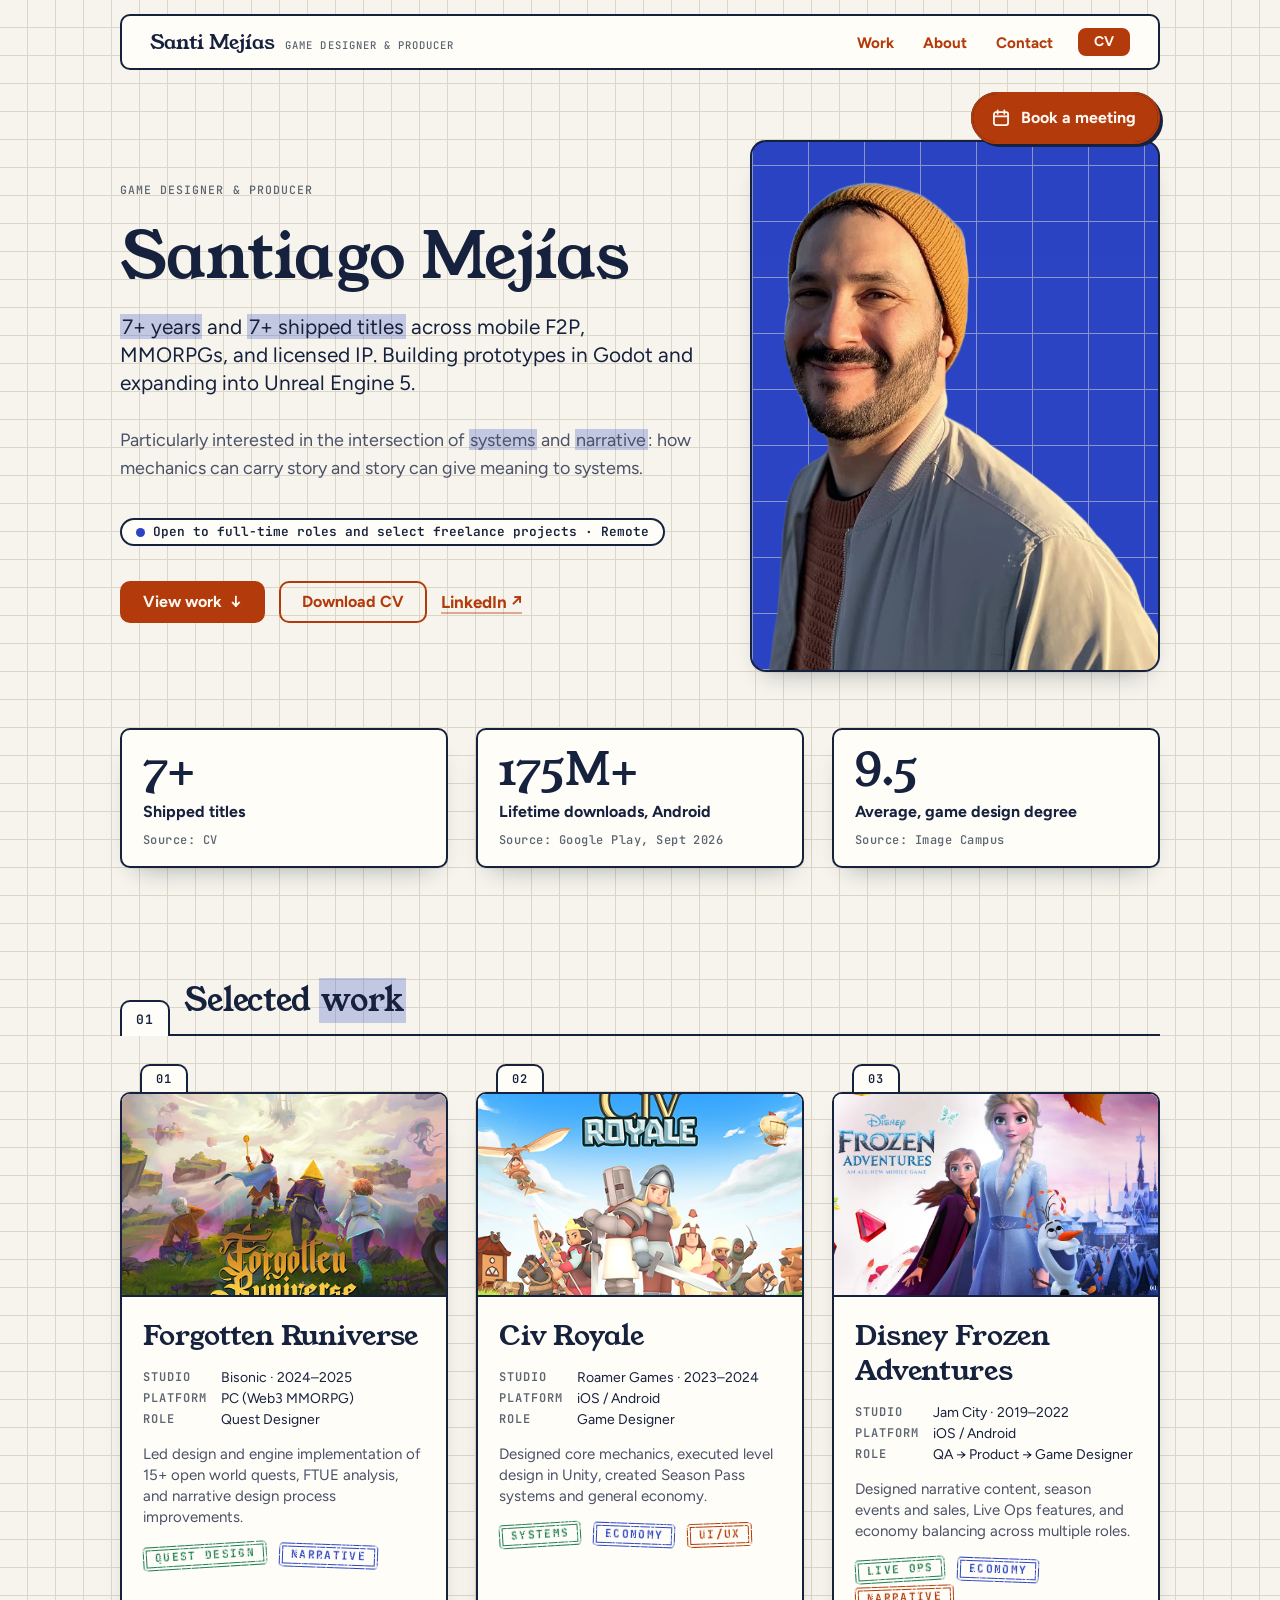
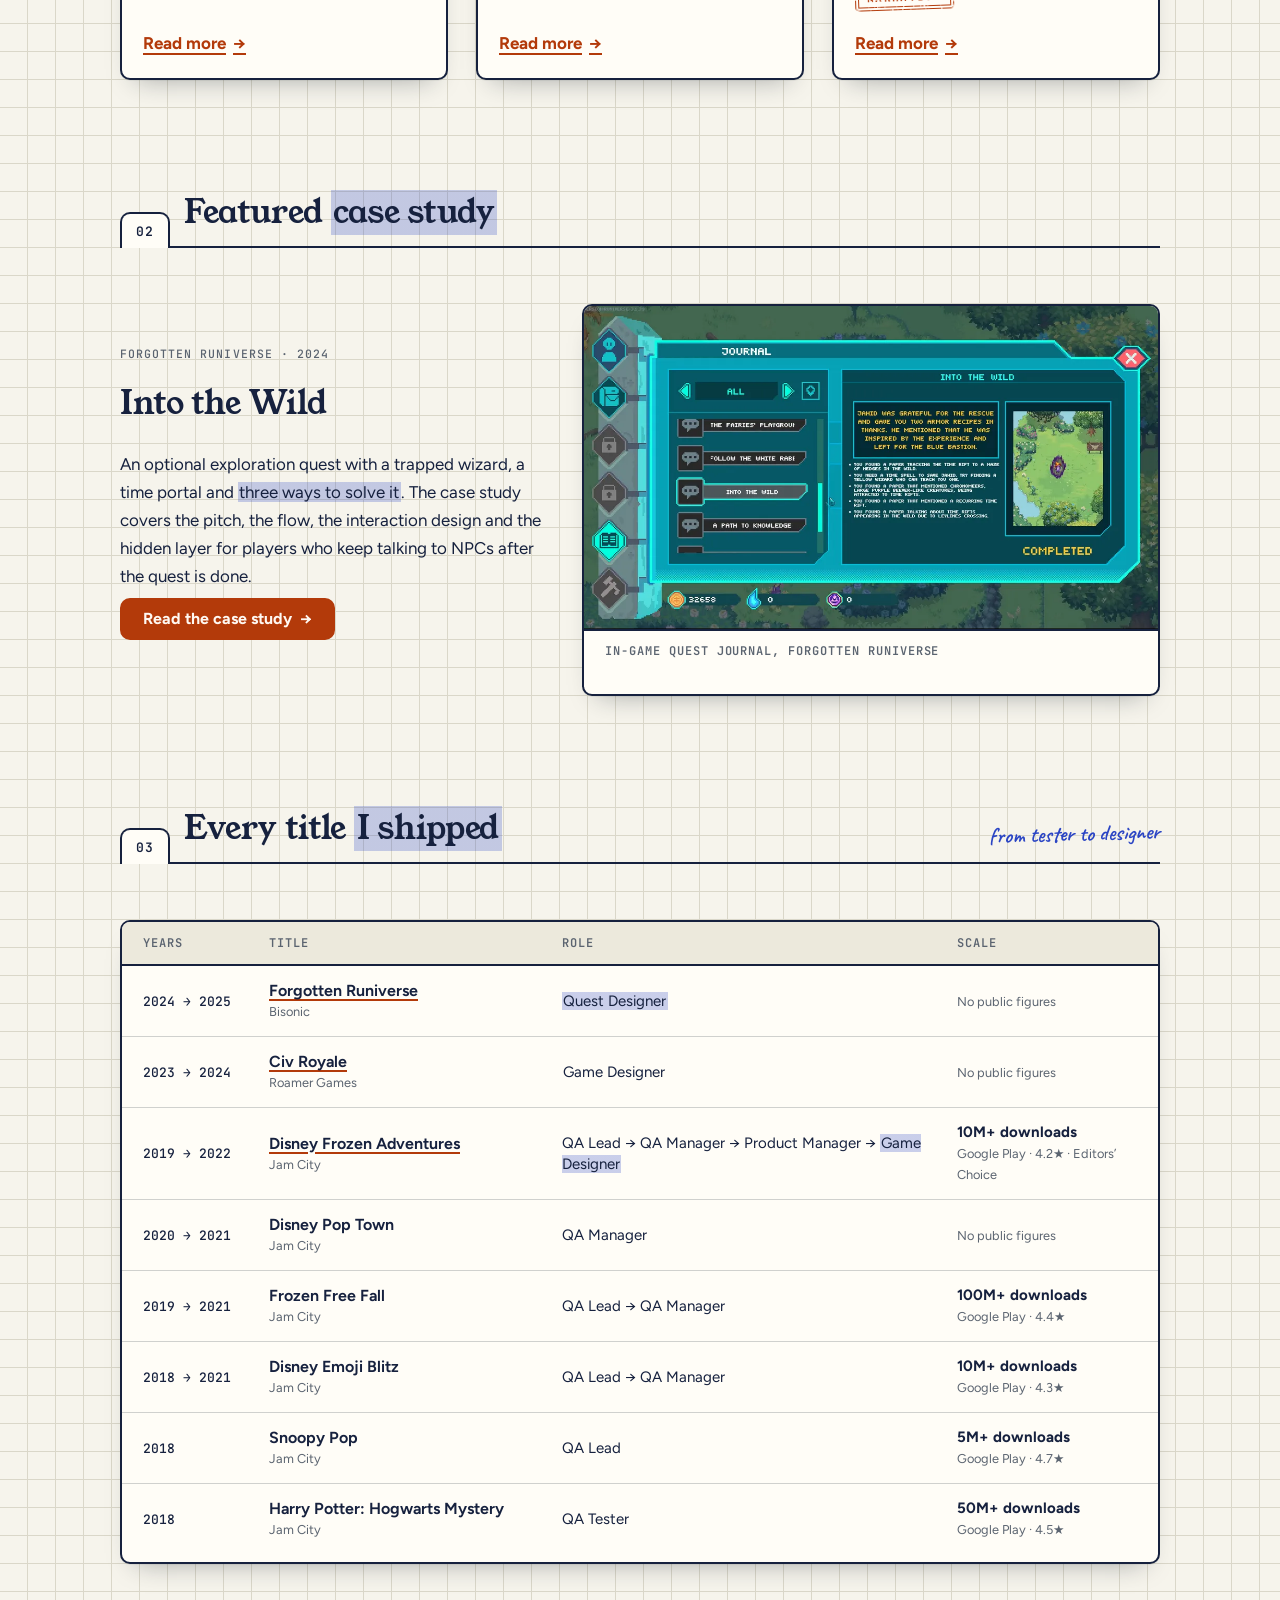
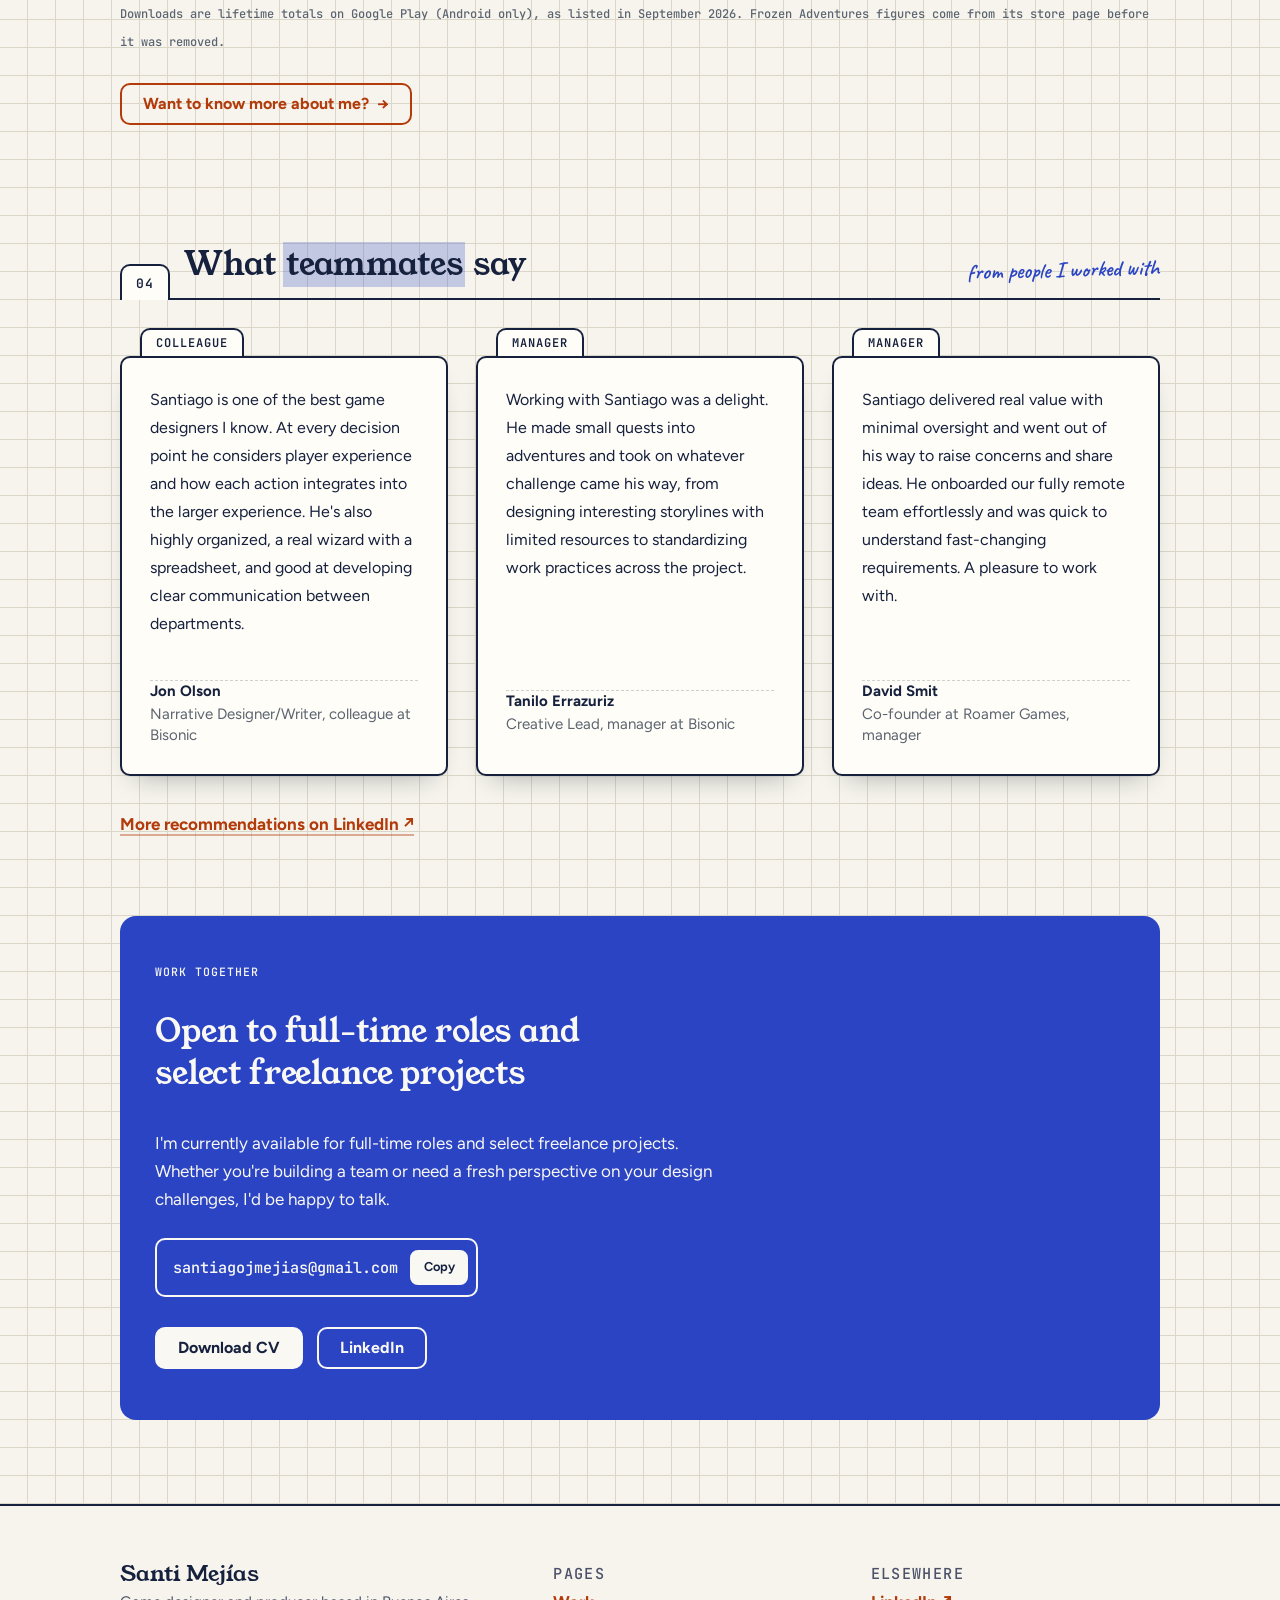
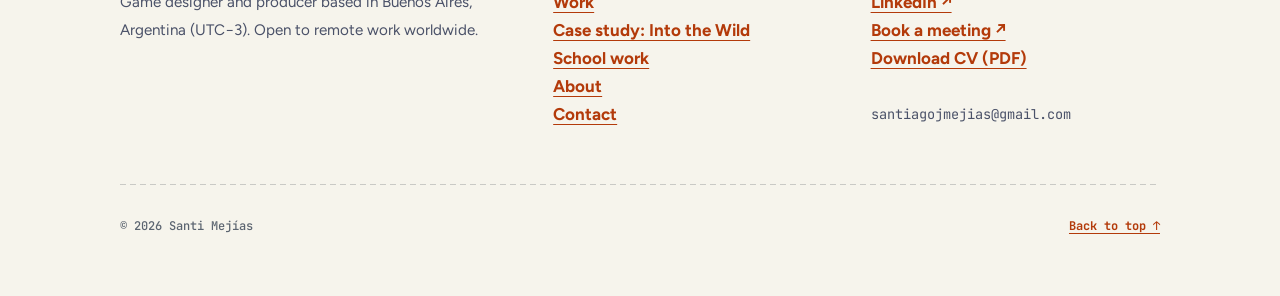
<file: index.html>
<!doctype html>
<html lang="en">
<head>
<meta charset="utf-8">
<meta name="viewport" content="width=device-width, initial-scale=1, viewport-fit=cover">
<title>Santi Mejías | Game Designer &amp; Producer</title>
<meta name="description" content="Santiago Mejías is a game designer and producer with 7+ years and 7+ shipped titles across mobile F2P, MMORPGs and licensed IP. Systems, narrative and quest design.">
<meta name="theme-color" content="#F6F4EC">
<meta property="og:type" content="website">
<meta property="og:title" content="Santi Mejías | Game Designer &amp; Producer">
<meta property="og:description" content="Santiago Mejías is a game designer and producer with 7+ years and 7+ shipped titles across mobile F2P, MMORPGs and licensed IP. Systems, narrative and quest design.">
<meta name="twitter:card" content="summary">
<link rel="icon" href="assets/favicon.svg" type="image/svg+xml">
<link rel="preconnect" href="https://fonts.googleapis.com">
<link rel="preconnect" href="https://fonts.gstatic.com" crossorigin>
<link rel="stylesheet" href="https://fonts.googleapis.com/css2?family=Caveat:wght@600&family=Figtree:wght@400..700&family=JetBrains+Mono:wght@400..500&family=Young+Serif&display=swap">
<link rel="stylesheet" href="assets/css/style.css">
</head>
<body id="top">
<a class="skip" href="#main">Skip to content</a>
<header class="site-header">
  <div class="wrap">
    <a class="brand" href="index.html" aria-label="Santi Mejías, home"><b>Santi Mejías</b><span>Game Designer &amp; Producer</span></a>
    <nav class="nav" aria-label="Main">
      <ul>
        <li><a href="index.html#work" data-nav="work">Work</a></li>
        <li><a href="about.html" data-nav="about">About</a></li>
        <li><a href="contact.html" data-nav="contact">Contact</a></li>
      </ul>
      <a class="btn btn--primary btn--sm" href="assets/Santiago-Mejias-CV.pdf">CV</a>
    </nav>
  </div>
</header>
<main id="main">

  <section class="hero section--first">
    <div class="wrap hero-grid">
      <div class="hero-copy">
        <p class="label">Game Designer &amp; Producer</p>
        <h1>Santiago Mejías</h1>
        <p class="lede"><mark>7+ years</mark> and <mark>7+ shipped titles</mark> across mobile F2P, MMORPGs, and licensed IP. Building prototypes in Godot and expanding into Unreal Engine 5.</p>
        <p class="lede">Particularly interested in the intersection of <mark>systems</mark> and <mark>narrative</mark>: how mechanics can carry story and story can give meaning to systems.</p>
        <p class="avail"><i aria-hidden="true"></i><span>Open to full-time roles and select freelance <span class="nowrap">projects&nbsp;· Remote</span></span></p>
        <div class="cta-row">
          <a class="btn btn--primary" href="index.html#work">View work <span aria-hidden="true">↓</span></a>
          <a class="btn" href="assets/Santiago-Mejias-CV.pdf">Download CV</a>
          <a class="link-quiet" href="https://www.linkedin.com/in/santiago-javier-mejias-/" target="_blank" rel="noopener">LinkedIn ↗</a>
        </div>
      </div>
      <div class="hero-photo">
        <div class="cutout"><img src="assets/img/santi-cutout.webp" alt="Portrait of Santiago Mejías" width="565" height="702" decoding="async"></div>
      </div>
    </div>

    <div class="wrap hero-stats">
      <div class="stats" data-reveal>
        <div class="stat"><b>7+</b><span>Shipped titles</span><small>Source: CV</small></div>
        <div class="stat"><b data-count="175" data-suffix="M+">175M+</b><span>Lifetime downloads, Android</span><small>Source: Google Play, Sept 2026</small></div>
        <div class="stat"><b>9.5</b><span>Average, game design degree</span><small>Source: Image Campus</small></div>
      </div>
    </div>
  </section>

  <section class="section" id="work">
    <div class="wrap">
      <div class="sec-head">
        <h2>Selected <mark>work</mark></h2>
      </div>
      <div class="pcards">
        <a class="pcard" href="forgotten-runiverse.html" data-reveal="card">
          <span class="tab">01</span>
          <div class="pcard-cover"><img src="assets/img/forgotten-runiverse-cover.png" alt="Forgotten Runiverse key art" loading="lazy" decoding="async"></div>
          <div class="pcard-body">
            <h3>Forgotten Runiverse</h3>
            <dl class="meta-list"><div><dt>Studio</dt><dd>Bisonic · 2024–2025</dd></div><div><dt>Platform</dt><dd>PC (Web3 MMORPG)</dd></div><div><dt>Role</dt><dd>Quest Designer</dd></div></dl>
            <p>Led design and engine implementation of 15+ open world quests, FTUE analysis, and narrative design process improvements.</p>
            <ul class="tags"><li class="tag">Quest Design</li><li class="tag">Narrative</li></ul>
            <span class="more">Read more <span aria-hidden="true">→</span></span>
          </div>
        </a>
        <a class="pcard" href="civ-royale.html" data-reveal="card">
          <span class="tab">02</span>
          <div class="pcard-cover"><img src="assets/img/civ-royale-cover.png" alt="Civ Royale key art" loading="lazy" decoding="async"></div>
          <div class="pcard-body">
            <h3>Civ Royale</h3>
            <dl class="meta-list"><div><dt>Studio</dt><dd>Roamer Games · 2023–2024</dd></div><div><dt>Platform</dt><dd>iOS / Android</dd></div><div><dt>Role</dt><dd>Game Designer</dd></div></dl>
            <p>Designed core mechanics, executed level design in Unity, created Season Pass systems and general economy.</p>
            <ul class="tags"><li class="tag">Systems</li><li class="tag">Economy</li><li class="tag">UI/UX</li></ul>
            <span class="more">Read more <span aria-hidden="true">→</span></span>
          </div>
        </a>
        <a class="pcard" href="frozen-adventures.html" data-reveal="card">
          <span class="tab">03</span>
          <div class="pcard-cover"><img src="assets/img/frozen-adventures-cover.png" alt="Disney Frozen Adventures gameplay" loading="lazy" decoding="async"></div>
          <div class="pcard-body">
            <h3>Disney Frozen Adventures</h3>
            <dl class="meta-list"><div><dt>Studio</dt><dd>Jam City · 2019–2022</dd></div><div><dt>Platform</dt><dd>iOS / Android</dd></div><div><dt>Role</dt><dd>QA → Product → Game Designer</dd></div></dl>
            <p>Designed narrative content, season events and sales, Live Ops features, and economy balancing across multiple roles.</p>
            <ul class="tags"><li class="tag">Live Ops</li><li class="tag">Economy</li><li class="tag">Narrative</li></ul>
            <span class="more">Read more <span aria-hidden="true">→</span></span>
          </div>
        </a>
      </div>
    </div>
  </section>

  <section class="section" id="case-study">
    <div class="wrap">
      <div class="sec-head">
        <h2>Featured <mark>case study</mark></h2>
      </div>
      <div class="case">
        <div class="case-text">
          <p class="label">Forgotten Runiverse&nbsp;· 2024</p>
          <h3>Into the Wild</h3>
          <p>An optional exploration quest with a trapped wizard, a time portal and <mark>three ways to solve it</mark>. The case study covers the pitch, the flow, the interaction design and the hidden layer for players who keep talking to NPCs after the quest is done.</p>
          <a class="btn btn--primary" href="into-the-wild.html">Read the case study <span aria-hidden="true">→</span></a>
        </div>
        <figure class="case-shot" data-reveal="media">
          <img src="assets/img/into-the-wild-journal.webp" alt="Into the Wild entry in the Forgotten Runiverse quest journal, marked completed" width="1100" height="619" loading="lazy" decoding="async">
          <figcaption>In-game quest journal, Forgotten Runiverse</figcaption>
        </figure>
      </div>
    </div>
  </section>

  <section class="section" id="titles">
    <div class="wrap">
      <div class="sec-head">
        <h2>Every title <mark>I shipped</mark></h2>
        <span class="hand">from tester to designer</span>
      </div>
      <div class="tl" data-reveal>
        <div class="tl-head"><span>Years</span><span>Title</span><span>Role</span><span>Scale</span></div>
        <div class="tl-row"><span class="y">2024 → 2025</span><div class="t"><strong><a href="forgotten-runiverse.html">Forgotten Runiverse</a></strong><span>Bisonic</span></div><div class="r"><mark>Quest Designer</mark></div><div class="d"><span>No public figures</span></div></div>
        <div class="tl-row"><span class="y">2023 → 2024</span><div class="t"><strong><a href="civ-royale.html">Civ Royale</a></strong><span>Roamer Games</span></div><div class="r"><mark>Game Designer</mark></div><div class="d"><span>No public figures</span></div></div>
        <div class="tl-row"><span class="y">2019 → 2022</span><div class="t"><strong><a href="frozen-adventures.html">Disney Frozen Adventures</a></strong><span>Jam City</span></div><div class="r">QA Lead → QA Manager → Product Manager → <mark>Game Designer</mark></div><div class="d"><strong>10M+ downloads</strong><span>Google Play · 4.2★ · Editors’ Choice</span></div></div>
        <div class="tl-row"><span class="y">2020 → 2021</span><div class="t"><strong>Disney Pop Town</strong><span>Jam City</span></div><div class="r">QA Manager</div><div class="d"><span>No public figures</span></div></div>
        <div class="tl-row"><span class="y">2019 → 2021</span><div class="t"><strong>Frozen Free Fall</strong><span>Jam City</span></div><div class="r">QA Lead → QA Manager</div><div class="d"><strong>100M+ downloads</strong><span>Google Play · 4.4★</span></div></div>
        <div class="tl-row"><span class="y">2018 → 2021</span><div class="t"><strong>Disney Emoji Blitz</strong><span>Jam City</span></div><div class="r">QA Lead → QA Manager</div><div class="d"><strong>10M+ downloads</strong><span>Google Play · 4.3★</span></div></div>
        <div class="tl-row"><span class="y">2018</span><div class="t"><strong>Snoopy Pop</strong><span>Jam City</span></div><div class="r">QA Lead</div><div class="d"><strong>5M+ downloads</strong><span>Google Play · 4.7★</span></div></div>
        <div class="tl-row"><span class="y">2018</span><div class="t"><strong>Harry Potter: Hogwarts Mystery</strong><span>Jam City</span></div><div class="r">QA Tester</div><div class="d"><strong>50M+ downloads</strong><span>Google Play · 4.5★</span></div></div>
      </div>
      <p class="tl-note">Downloads are lifetime totals on Google Play (Android only), as listed in September 2026. Frozen Adventures figures come from its store page before it was removed.</p>
      <div class="cta-row"><a class="btn" href="about.html">Want to know more about me? <span aria-hidden="true">→</span></a></div>
    </div>
  </section>

  <section class="section" id="testimonials">
    <div class="wrap">
      <div class="sec-head">
        <h2>What <mark>teammates</mark> say</h2>
        <span class="hand">from people I worked with</span>
      </div>
      <div class="quotes">
        <figure class="quote" data-reveal="card"><span class="tab">Colleague</span><blockquote>Santiago is one of the best game designers I know. At every decision point he considers player experience and how each action integrates into the larger experience. He's also highly organized, a real wizard with a spreadsheet, and good at developing clear communication between departments.</blockquote><figcaption><b>Jon Olson</b><span>Narrative Designer/Writer, colleague at Bisonic</span></figcaption></figure>
        <figure class="quote" data-reveal="card"><span class="tab">Manager</span><blockquote>Working with Santiago was a delight. He made small quests into adventures and took on whatever challenge came his way, from designing interesting storylines with limited resources to standardizing work practices across the project.</blockquote><figcaption><b>Tanilo Errazuriz</b><span>Creative Lead, manager at Bisonic</span></figcaption></figure>
        <figure class="quote" data-reveal="card"><span class="tab">Manager</span><blockquote>Santiago delivered real value with minimal oversight and went out of his way to raise concerns and share ideas. He onboarded our fully remote team effortlessly and was quick to understand fast-changing requirements. A pleasure to work with.</blockquote><figcaption><b>David Smit</b><span>Co-founder at Roamer Games, manager</span></figcaption></figure>
      </div>
      <p class="quotes-foot"><a class="link-quiet" href="https://www.linkedin.com/in/santiago-javier-mejias-/details/recommendations/?detailScreenTabIndex=0" target="_blank" rel="noopener">More recommendations on LinkedIn ↗</a></p>
    </div>
  </section>

  <section class="cta-band" id="hire">
    <div class="wrap">
      <div class="band">
        <p class="label" style="color:inherit">Work together</p>
        <h2>Open to full-time roles and select freelance projects</h2>
        <p>I'm currently available for full-time roles and select freelance projects. Whether you're building a team or need a fresh perspective on your design challenges, I'd be happy to talk.</p>
        <div class="email-box"><a href="mailto:santiagojmejias@gmail.com">santiagojmejias@gmail.com</a><button class="copy-btn" type="button" data-copy="santiagojmejias@gmail.com">Copy</button></div>
        <div class="cta-row">
          <a class="btn btn--primary" href="assets/Santiago-Mejias-CV.pdf">Download CV</a>
          <a class="btn" href="https://www.linkedin.com/in/santiago-javier-mejias-/" target="_blank" rel="noopener">LinkedIn</a>
        </div>
      </div>
    </div>
  </section>

</main>
<footer class="site-footer">
  <div class="wrap">
    <div>
      <h2>Santi Mejías</h2>
      <p>Game designer and producer based in Buenos Aires, Argentina (UTC−3). Open to remote work worldwide.</p>
    </div>
    <nav aria-label="Footer">
      <p class="label">Pages</p>
      <ul>
        <li><a href="index.html#work">Work</a></li>
        <li><a href="into-the-wild.html">Case study: Into the Wild</a></li>
        <li><a href="school-work.html">School work</a></li>
        <li><a href="about.html">About</a></li>
        <li><a href="contact.html">Contact</a></li>
      </ul>
    </nav>
    <div>
      <p class="label">Elsewhere</p>
      <ul>
        <li><a href="https://www.linkedin.com/in/santiago-javier-mejias-/" target="_blank" rel="noopener">LinkedIn ↗</a></li>
        <li><a href="https://calendar.app.google/2KfUpY6mjVkL8NZu5" target="_blank" rel="noopener">Book a meeting ↗</a></li>
        <li><a href="assets/Santiago-Mejias-CV.pdf">Download CV (PDF)</a></li>
      </ul>
      <p class="mono addr">santiagojmejias@gmail.com</p>
    </div>
    <div class="fine">
      <p>© 2026 Santi Mejías</p>
      <p><a href="#top">Back to top ↑</a></p>
    </div>
  </div>
</footer>
<a class="book" href="https://calendar.app.google/2KfUpY6mjVkL8NZu5" target="_blank" rel="noopener"><svg viewBox="0 0 24 24" fill="none" stroke="currentColor" stroke-width="2.2" stroke-linecap="round" stroke-linejoin="round" aria-hidden="true"><rect x="3.5" y="5" width="17" height="15.5" rx="2.5"/><path d="M3.5 10h17M8 3v4M16 3v4"/></svg>Book a meeting</a>
<script src="assets/js/main.js" defer></script>
</body>
</html>
</file>
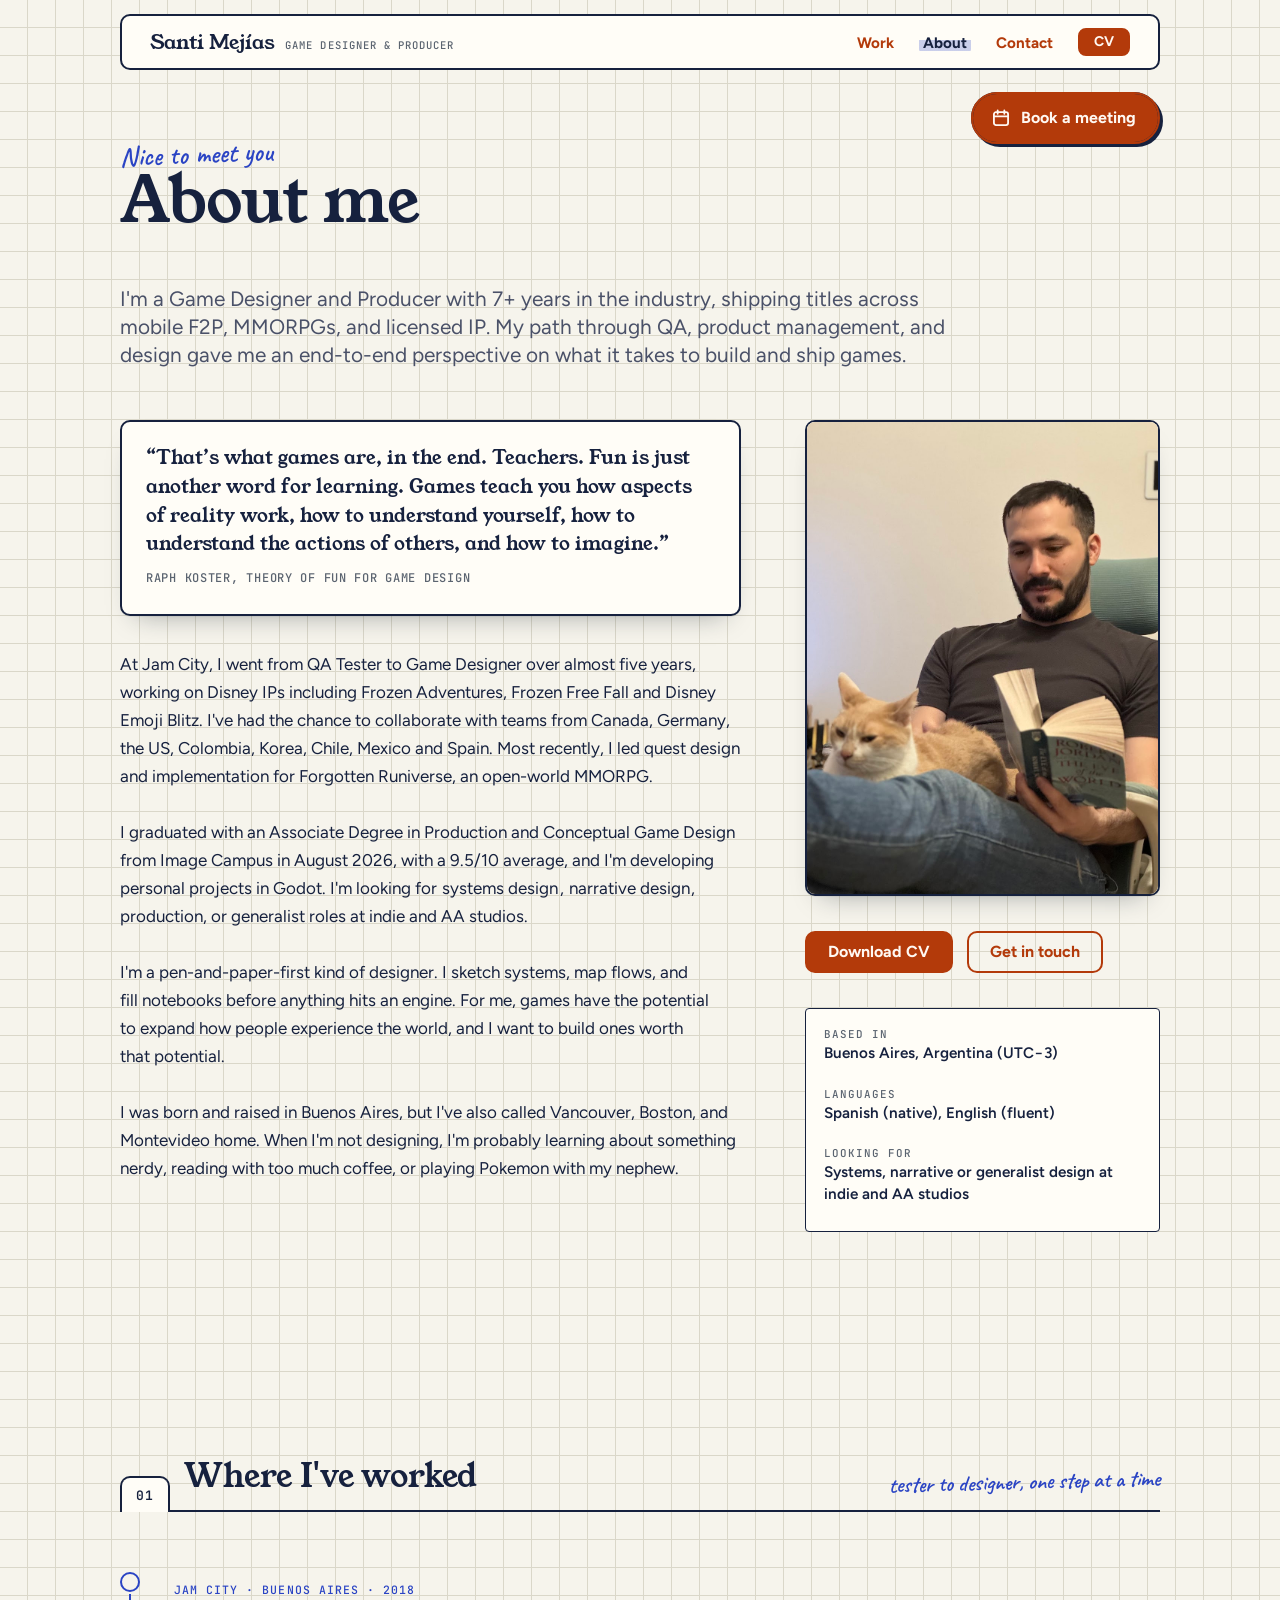
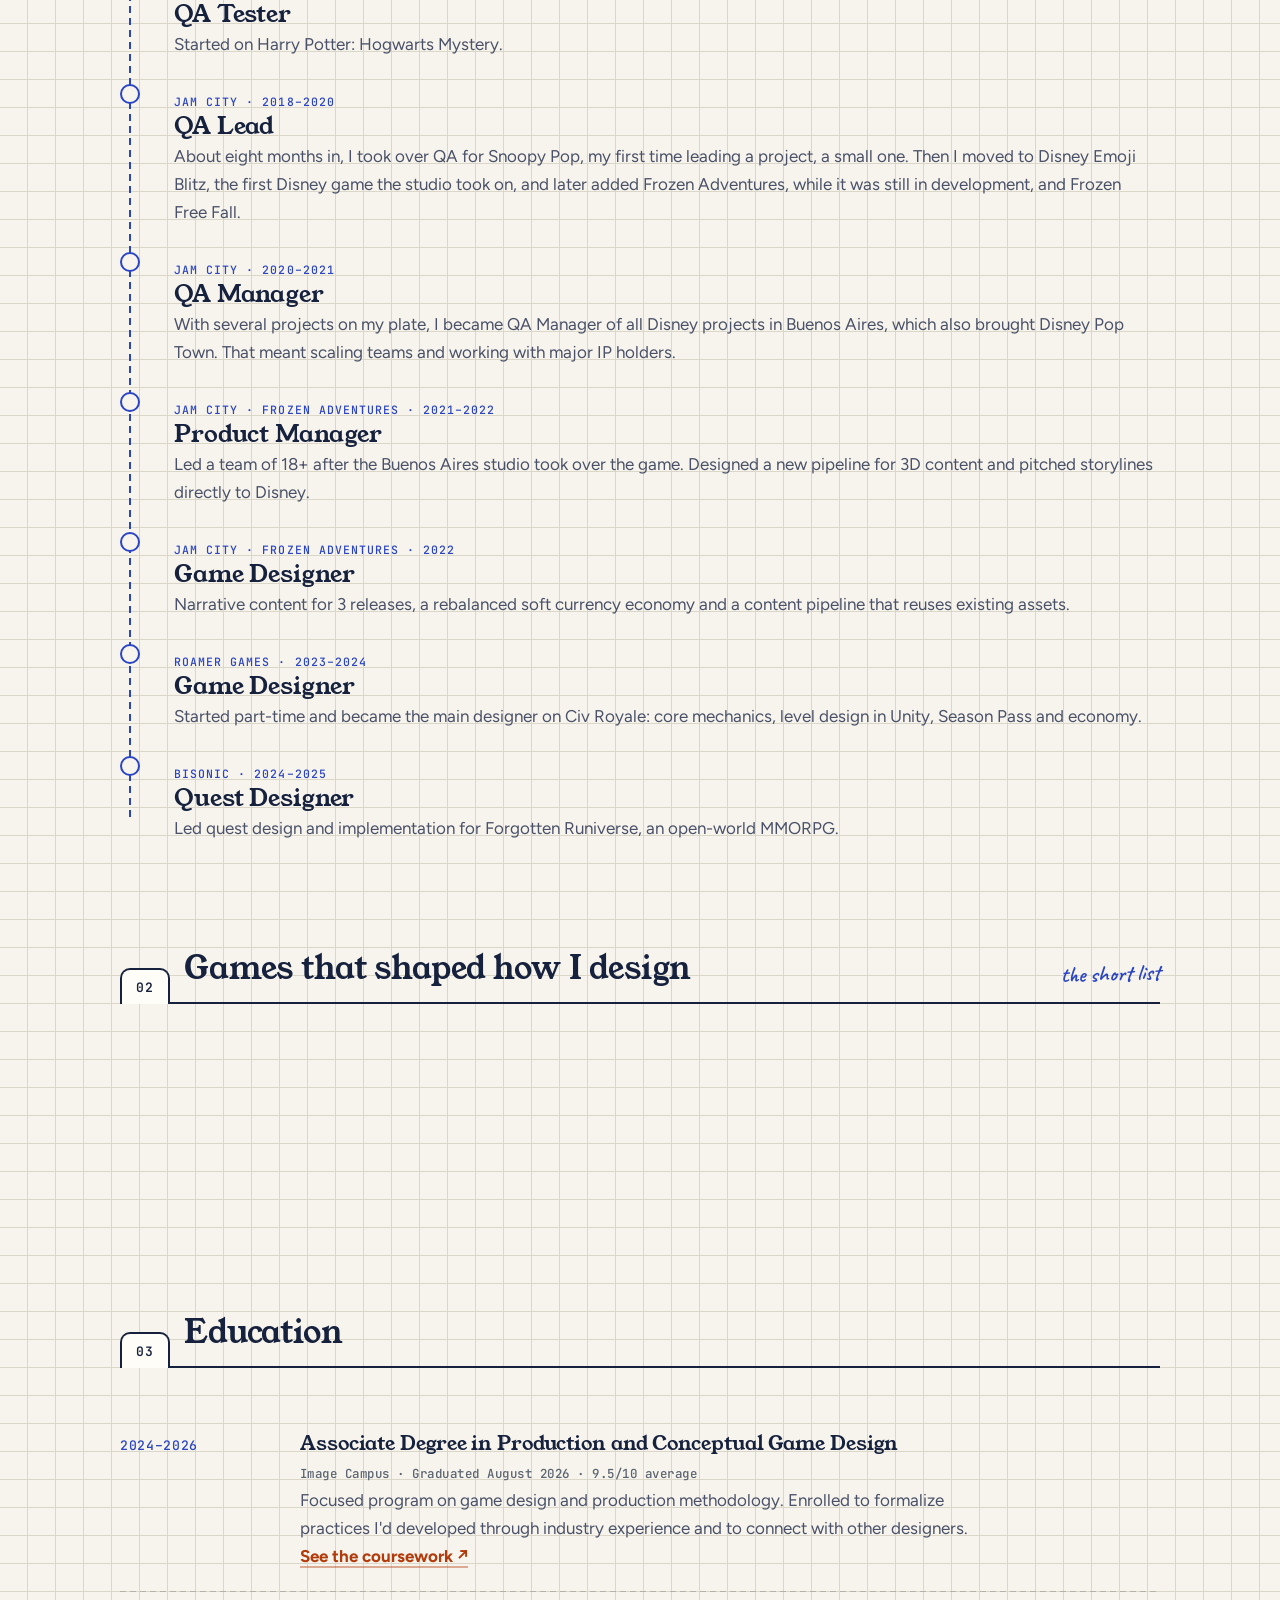
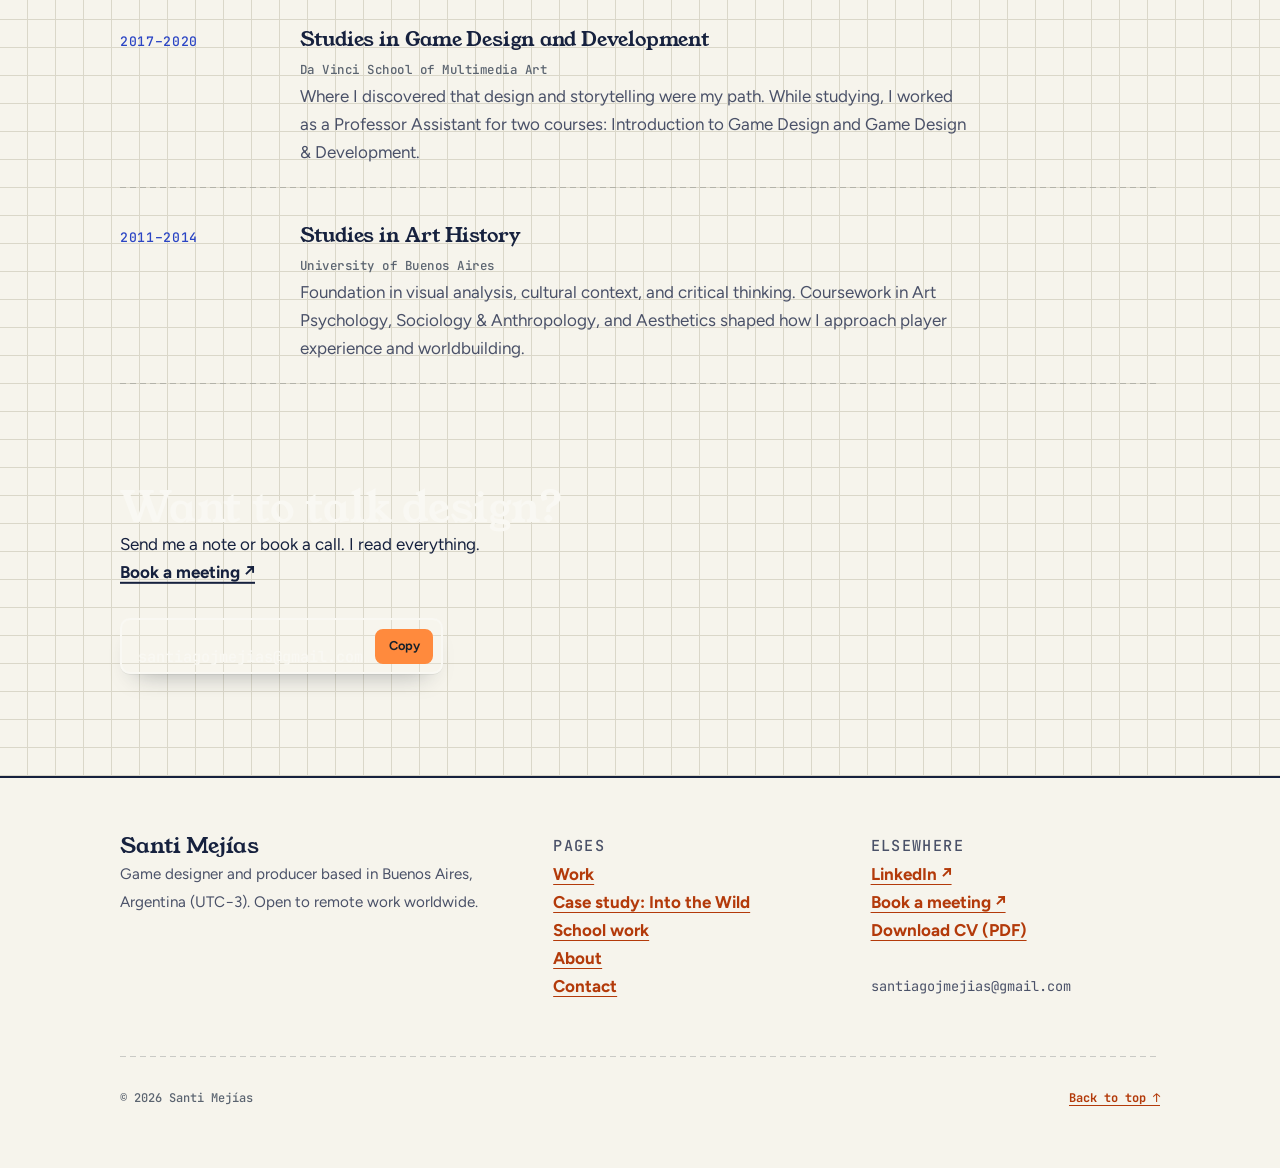
<file: about.html>
<!doctype html>
<html lang="en">
<head>
<meta charset="utf-8">
<meta name="viewport" content="width=device-width, initial-scale=1, viewport-fit=cover">
<title>About | Santi Mejías</title>
<meta name="description" content="Game designer and producer from Buenos Aires. From QA tester to designer at Jam City, then Roamer Games and Bisonic. Looking for systems, narrative or generalist roles at indie and AA studios.">
<meta name="theme-color" content="#F6F4EC">
<meta property="og:type" content="website">
<meta property="og:title" content="About | Santi Mejías">
<meta property="og:description" content="Game designer and producer from Buenos Aires. From QA tester to designer at Jam City, then Roamer Games and Bisonic. Looking for systems, narrative or generalist roles at indie and AA studios.">
<meta name="twitter:card" content="summary">
<link rel="icon" href="assets/favicon.svg" type="image/svg+xml">
<link rel="preconnect" href="https://fonts.googleapis.com">
<link rel="preconnect" href="https://fonts.gstatic.com" crossorigin>
<link rel="stylesheet" href="https://fonts.googleapis.com/css2?family=Caveat:wght@600&family=Figtree:wght@400..700&family=JetBrains+Mono:wght@400..500&family=Young+Serif&display=swap">
<link rel="stylesheet" href="assets/css/style.css">
</head>
<body id="top">
<a class="skip" href="#main">Skip to content</a>
<header class="site-header">
  <div class="wrap">
    <a class="brand" href="index.html" aria-label="Santi Mejías, home"><b>Santi Mejías</b><span>Game Designer &amp; Producer</span></a>
    <nav class="nav" aria-label="Main">
      <ul>
        <li><a href="index.html#work" data-nav="work">Work</a></li>
        <li><a href="about.html" data-nav="about" aria-current="page">About</a></li>
        <li><a href="contact.html" data-nav="contact">Contact</a></li>
      </ul>
      <a class="btn btn--primary btn--sm" href="assets/Santiago-Mejias-CV.pdf">CV</a>
    </nav>
  </div>
</header>
<main id="main">

  <section class="page-head">
    <div class="wrap">
      <p class="eyebrow">Nice to meet you</p>
      <h1>About me</h1>
      <p class="p-lede">I'm a Game Designer and Producer with 7+ years in the industry, shipping titles across mobile F2P, MMORPGs, and licensed IP. My path through QA, product management, and design gave me an end-to-end perspective on what it takes to build and ship games.</p>
    </div>
  </section>

  <div class="wrap about-grid">
    <div class="about-copy">
      <figure class="koster">
        <blockquote>“That’s what games are, in the end. Teachers. Fun is just another word for learning. Games teach you how aspects of reality work, how to understand yourself, how to understand the actions of others, and how to imagine.”</blockquote>
        <figcaption>Raph Koster, Theory of Fun for Game Design</figcaption>
      </figure>

      <p>At Jam City, I went from QA Tester to Game Designer over almost five years, working on Disney IPs including Frozen Adventures, Frozen Free Fall and Disney Emoji Blitz. I've had the chance to collaborate with teams from Canada, Germany, the US, Colombia, Korea, Chile, Mexico and Spain. Most recently, I led quest design and implementation for Forgotten Runiverse, an open-world MMORPG.</p>
      <p>I graduated with an Associate Degree in Production and Conceptual Game Design from Image Campus in August 2026, with a 9.5/10 average, and I'm developing personal projects in Godot. I'm looking for <mark>systems design</mark>, <mark>narrative design</mark>, production, or generalist roles at indie and AA studios.</p>
      <p>I'm a pen-and-paper-first kind of designer. I sketch systems, map flows, and fill notebooks before anything hits an engine. For me, games have the potential to expand how people experience the world, and I want to build ones worth that potential.</p>
      <p>I was born and raised in Buenos Aires, but I've also called Vancouver, Boston, and Montevideo home. When I'm not designing, I'm probably learning about something nerdy, reading with too much coffee, or playing Pokemon with my nephew.</p>
    </div>

    <aside class="about-side">
      <figure class="polaroid">
        <figure class="shot" style="--ratio:4 / 5">
  <div class="shot-frame">
    <div class="shot-empty"><span class="tag">Image slot</span><span>A second portrait, 4:5, at least 900 px wide</span><code>assets/img/santi-about.jpg</code></div>
    <img data-base="assets/img/santi-about" src="assets/img/santi-about.jpg" alt="Santiago Mejías" loading="lazy" decoding="async">
  </div>
</figure>
      </figure>
      <div class="cta-row">
        <a class="btn btn--primary" href="assets/Santiago-Mejias-CV.pdf">Download CV</a>
        <a class="btn" href="contact.html">Get in touch</a>
      </div>
      <dl class="facts" style="grid-template-columns:minmax(0,1fr)">
        <div><dt>Based in</dt><dd>Buenos Aires, Argentina (UTC−3)</dd></div>
        <div><dt>Languages</dt><dd>Spanish (native), English (fluent)</dd></div>
        <div><dt>Looking for</dt><dd>Systems, narrative or generalist design at indie and AA studios</dd></div>
      </dl>
    </aside>
  </div>

  <section class="section">
    <div class="wrap">
      <div class="sec-head">
        <h2>Where I've worked</h2>
        <span class="hand">tester to designer, one step at a time</span>
      </div>
      <ol class="flow">
        <li class="stage" style="--i:0">
          <span class="label">Jam City&nbsp;· Buenos Aires&nbsp;· 2018</span>
          <h3>QA Tester</h3>
          <p>Started on Harry Potter: Hogwarts Mystery.</p>
        </li>
        <li class="stage" style="--i:1">
          <span class="label">Jam City&nbsp;· 2018–2020</span>
          <h3>QA Lead</h3>
          <p>About eight months in, I took over QA for Snoopy Pop, my first time leading a project, a small one. Then I moved to Disney Emoji Blitz, the first Disney game the studio took on, and later added Frozen Adventures, while it was still in development, and Frozen Free Fall.</p>
        </li>
        <li class="stage" style="--i:2">
          <span class="label">Jam City&nbsp;· 2020–2021</span>
          <h3>QA Manager</h3>
          <p>With several projects on my plate, I became QA Manager of all Disney projects in Buenos Aires, which also brought Disney Pop Town. That meant scaling teams and working with major IP holders.</p>
        </li>
        <li class="stage" style="--i:3">
          <span class="label">Jam City&nbsp;· Frozen Adventures&nbsp;· 2021–2022</span>
          <h3>Product Manager</h3>
          <p>Led a team of 18+ after the Buenos Aires studio took over the game. Designed a new pipeline for 3D content and pitched storylines directly to Disney.</p>
        </li>
        <li class="stage" style="--i:4">
          <span class="label">Jam City&nbsp;· Frozen Adventures&nbsp;· 2022</span>
          <h3>Game Designer</h3>
          <p>Narrative content for 3 releases, a rebalanced soft currency economy and a content pipeline that reuses existing assets.</p>
        </li>
        <li class="stage" style="--i:5">
          <span class="label">Roamer Games&nbsp;· 2023–2024</span>
          <h3>Game Designer</h3>
          <p>Started part-time and became the main designer on Civ Royale: core mechanics, level design in Unity, Season Pass and economy.</p>
        </li>
        <li class="stage" style="--i:6">
          <span class="label">Bisonic&nbsp;· 2024–2025</span>
          <h3>Quest Designer</h3>
          <p>Led quest design and implementation for Forgotten Runiverse, an open-world MMORPG.</p>
        </li>
      </ol>
    </div>
  </section>

  <section class="section">
    <div class="wrap">
      <div class="sec-head">
        <h2>Games that shaped how I design</h2>
        <span class="hand">the short list</span>
      </div>
      <ul class="games" data-reveal>
        <li><b>Mass Effect trilogy</b><span>Companion systems, player agency in narrative.</span></li>
        <li><b>Cities: Skylines</b><span>Emergent complexity from simple rules.</span></li>
        <li><b>Journey</b><span>Emotional design through mechanics, not dialogue.</span></li>
        <li><b>Age of Mythology</b><span>Asymmetric faction design.</span></li>
      </ul>
    </div>
  </section>

  <section class="section">
    <div class="wrap">
      <div class="sec-head">
        <h2>Education</h2>
      </div>
      <ul class="edu" data-reveal>
        <li>
          <span class="yr">2024–2026</span>
          <div>
            <h3>Associate Degree in Production and Conceptual Game Design<small>Image Campus&nbsp;· Graduated August 2026&nbsp;· 9.5/10 average</small></h3>
            <p>Focused program on game design and production methodology. Enrolled to formalize practices I'd developed through industry experience and to connect with other designers. <a class="link-quiet" href="school-work.html">See the coursework ↗</a></p>
          </div>
        </li>
        <li>
          <span class="yr">2017–2020</span>
          <div>
            <h3>Studies in Game Design and Development<small>Da Vinci School of Multimedia Art</small></h3>
            <p>Where I discovered that design and storytelling were my path. While studying, I worked as a Professor Assistant for two courses: Introduction to Game Design and Game Design &amp; Development.</p>
          </div>
        </li>
        <li>
          <span class="yr">2011–2014</span>
          <div>
            <h3>Studies in Art History<small>University of Buenos Aires</small></h3>
            <p>Foundation in visual analysis, cultural context, and critical thinking. Coursework in Art Psychology, Sociology &amp; Anthropology, and Aesthetics shaped how I approach player experience and worldbuilding.</p>
          </div>
        </li>
      </ul>
    </div>
  </section>

  <section class="cta-band">
    <div class="wrap">
      <div>
        <h2>Want to talk design?</h2>
        <p>Send me a note or book a call. I read everything.</p>
      </div>
      <div class="actions">
        <a class="link-quiet" href="https://calendar.app.google/2KfUpY6mjVkL8NZu5" target="_blank" rel="noopener">Book a meeting ↗</a>
        <div class="email-box"><a href="mailto:santiagojmejias@gmail.com">santiagojmejias@gmail.com</a><button class="copy-btn" type="button" data-copy="santiagojmejias@gmail.com">Copy</button></div>
      </div>
    </div>
  </section>

</main>
<footer class="site-footer">
  <div class="wrap">
    <div>
      <h2>Santi Mejías</h2>
      <p>Game designer and producer based in Buenos Aires, Argentina (UTC−3). Open to remote work worldwide.</p>
    </div>
    <nav aria-label="Footer">
      <p class="label">Pages</p>
      <ul>
        <li><a href="index.html#work">Work</a></li>
        <li><a href="into-the-wild.html">Case study: Into the Wild</a></li>
        <li><a href="school-work.html">School work</a></li>
        <li><a href="about.html">About</a></li>
        <li><a href="contact.html">Contact</a></li>
      </ul>
    </nav>
    <div>
      <p class="label">Elsewhere</p>
      <ul>
        <li><a href="https://www.linkedin.com/in/santiago-javier-mejias-/" target="_blank" rel="noopener">LinkedIn ↗</a></li>
        <li><a href="https://calendar.app.google/2KfUpY6mjVkL8NZu5" target="_blank" rel="noopener">Book a meeting ↗</a></li>
        <li><a href="assets/Santiago-Mejias-CV.pdf">Download CV (PDF)</a></li>
      </ul>
      <p class="mono addr">santiagojmejias@gmail.com</p>
    </div>
    <div class="fine">
      <p>© 2026 Santi Mejías</p>
      <p><a href="#top">Back to top ↑</a></p>
    </div>
  </div>
</footer>
<a class="book" href="https://calendar.app.google/2KfUpY6mjVkL8NZu5" target="_blank" rel="noopener"><svg viewBox="0 0 24 24" fill="none" stroke="currentColor" stroke-width="2.2" stroke-linecap="round" stroke-linejoin="round" aria-hidden="true"><rect x="3.5" y="5" width="17" height="15.5" rx="2.5"/><path d="M3.5 10h17M8 3v4M16 3v4"/></svg>Book a meeting</a>
<script src="assets/js/main.js" defer></script>
</body>
</html>
</file>
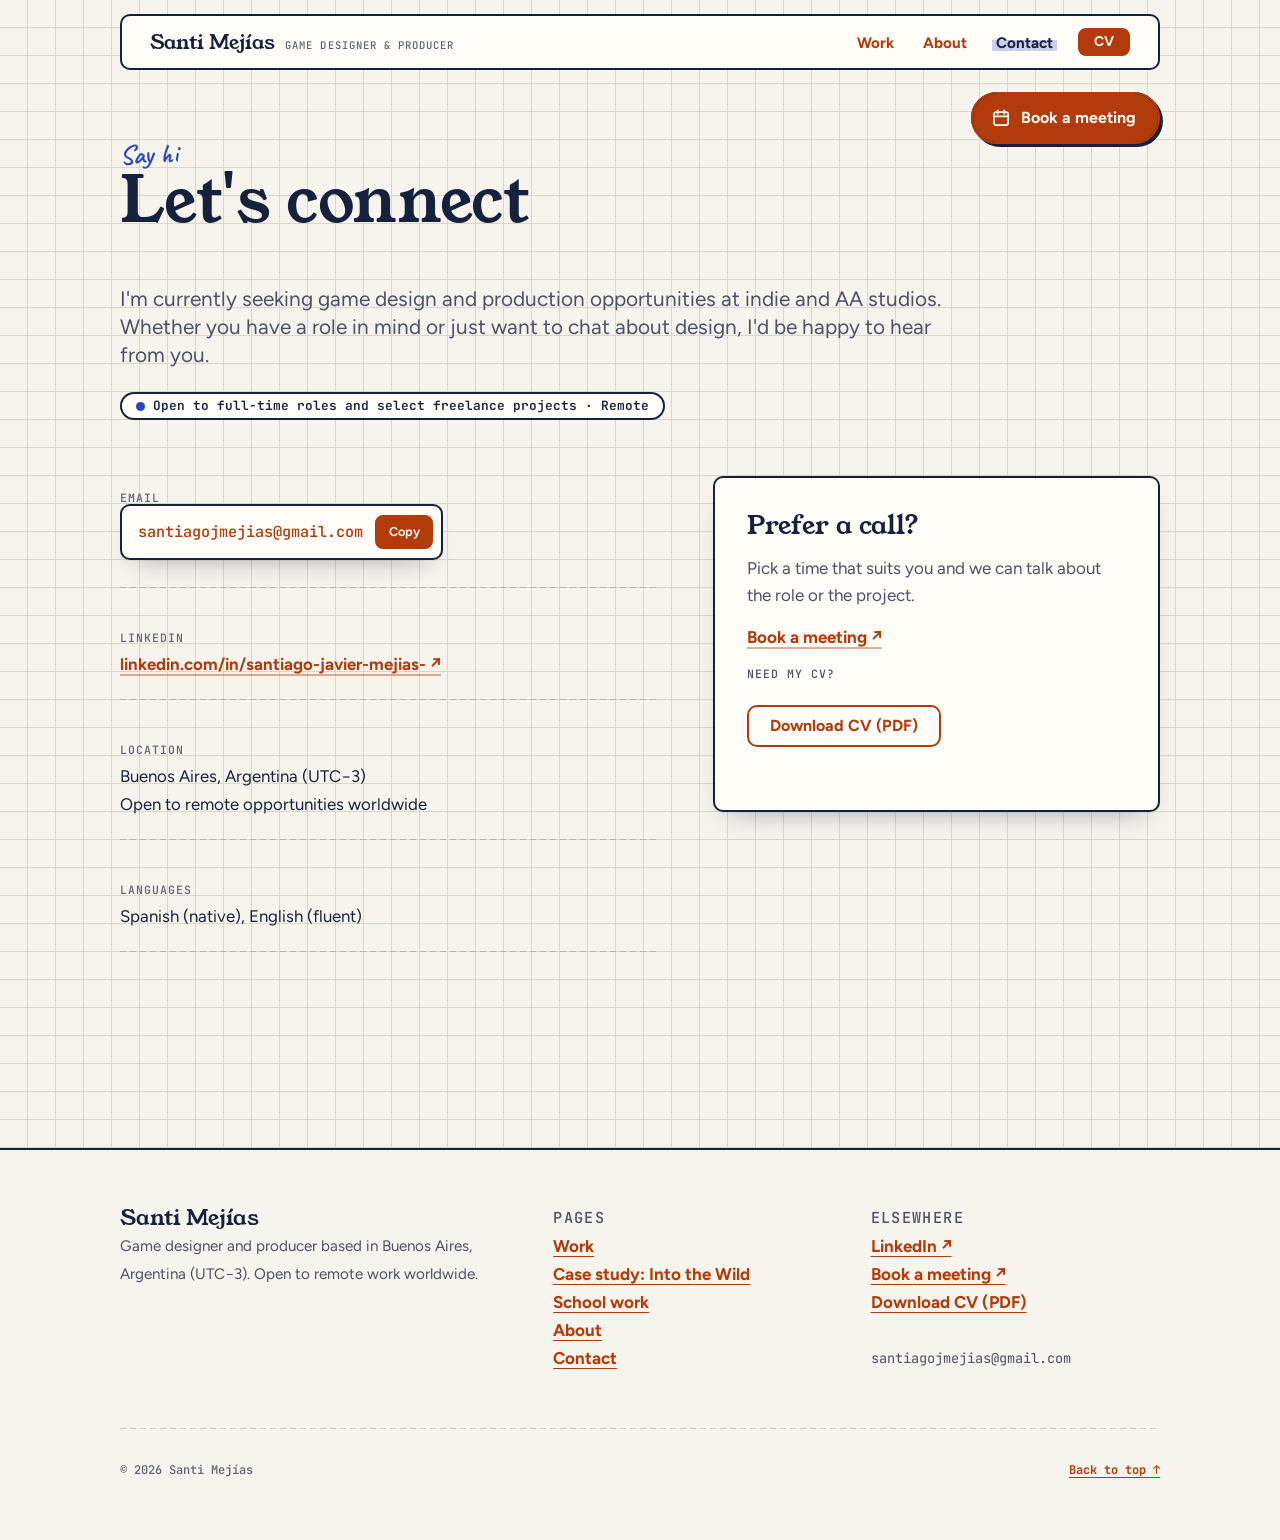
<file: contact.html>
<!doctype html>
<html lang="en">
<head>
<meta charset="utf-8">
<meta name="viewport" content="width=device-width, initial-scale=1, viewport-fit=cover">
<title>Contact | Santi Mejías</title>
<meta name="description" content="Get in touch with Santiago Mejías, game designer and producer open to remote roles at indie and AA studios.">
<meta name="theme-color" content="#F6F4EC">
<meta property="og:type" content="website">
<meta property="og:title" content="Contact | Santi Mejías">
<meta property="og:description" content="Get in touch with Santiago Mejías, game designer and producer open to remote roles at indie and AA studios.">
<meta name="twitter:card" content="summary">
<link rel="icon" href="assets/favicon.svg" type="image/svg+xml">
<link rel="preconnect" href="https://fonts.googleapis.com">
<link rel="preconnect" href="https://fonts.gstatic.com" crossorigin>
<link rel="stylesheet" href="https://fonts.googleapis.com/css2?family=Caveat:wght@600&family=Figtree:wght@400..700&family=JetBrains+Mono:wght@400..500&family=Young+Serif&display=swap">
<link rel="stylesheet" href="assets/css/style.css">
</head>
<body id="top">
<a class="skip" href="#main">Skip to content</a>
<header class="site-header">
  <div class="wrap">
    <a class="brand" href="index.html" aria-label="Santi Mejías, home"><b>Santi Mejías</b><span>Game Designer &amp; Producer</span></a>
    <nav class="nav" aria-label="Main">
      <ul>
        <li><a href="index.html#work" data-nav="work">Work</a></li>
        <li><a href="about.html" data-nav="about">About</a></li>
        <li><a href="contact.html" data-nav="contact" aria-current="page">Contact</a></li>
      </ul>
      <a class="btn btn--primary btn--sm" href="assets/Santiago-Mejias-CV.pdf">CV</a>
    </nav>
  </div>
</header>
<main id="main">

  <section class="page-head">
    <div class="wrap">
      <p class="eyebrow">Say hi</p>
      <h1>Let's connect</h1>
      <p class="p-lede">I'm currently seeking game design and production opportunities at indie and AA studios. Whether you have a role in mind or just want to chat about design, I'd be happy to hear from you.</p>
      <p class="avail"><i aria-hidden="true"></i><span>Open to full-time roles and select freelance <span class="nowrap">projects&nbsp;· Remote</span></span></p>
    </div>
  </section>

  <div class="wrap contact-grid">
    <dl class="contact-list">
      <div>
        <dt>Email</dt>
        <dd><div class="email-box"><a href="mailto:santiagojmejias@gmail.com">santiagojmejias@gmail.com</a><button class="copy-btn" type="button" data-copy="santiagojmejias@gmail.com">Copy</button></div></dd>
      </div>
      <div>
        <dt>LinkedIn</dt>
        <dd><a class="link-quiet" href="https://www.linkedin.com/in/santiago-javier-mejias-/" target="_blank" rel="noopener">linkedin.com/in/santiago-javier-mejias- ↗</a></dd>
      </div>
      <div>
        <dt>Location</dt>
        <dd>Buenos Aires, Argentina (UTC−3)<br>Open to remote opportunities worldwide</dd>
      </div>
      <div>
        <dt>Languages</dt>
        <dd>Spanish (native), English (fluent)</dd>
      </div>
    </dl>

    <aside class="contact-cta">
      <h2>Prefer a call?</h2>
      <p>Pick a time that suits you and we can talk about the role or the project.</p>
      <a class="link-quiet" href="https://calendar.app.google/2KfUpY6mjVkL8NZu5" target="_blank" rel="noopener">Book a meeting ↗</a>
      <p class="label">Need my CV?</p>
      <a class="btn" href="assets/Santiago-Mejias-CV.pdf">Download CV (PDF)</a>
    </aside>
  </div>

</main>
<footer class="site-footer">
  <div class="wrap">
    <div>
      <h2>Santi Mejías</h2>
      <p>Game designer and producer based in Buenos Aires, Argentina (UTC−3). Open to remote work worldwide.</p>
    </div>
    <nav aria-label="Footer">
      <p class="label">Pages</p>
      <ul>
        <li><a href="index.html#work">Work</a></li>
        <li><a href="into-the-wild.html">Case study: Into the Wild</a></li>
        <li><a href="school-work.html">School work</a></li>
        <li><a href="about.html">About</a></li>
        <li><a href="contact.html">Contact</a></li>
      </ul>
    </nav>
    <div>
      <p class="label">Elsewhere</p>
      <ul>
        <li><a href="https://www.linkedin.com/in/santiago-javier-mejias-/" target="_blank" rel="noopener">LinkedIn ↗</a></li>
        <li><a href="https://calendar.app.google/2KfUpY6mjVkL8NZu5" target="_blank" rel="noopener">Book a meeting ↗</a></li>
        <li><a href="assets/Santiago-Mejias-CV.pdf">Download CV (PDF)</a></li>
      </ul>
      <p class="mono addr">santiagojmejias@gmail.com</p>
    </div>
    <div class="fine">
      <p>© 2026 Santi Mejías</p>
      <p><a href="#top">Back to top ↑</a></p>
    </div>
  </div>
</footer>
<a class="book" href="https://calendar.app.google/2KfUpY6mjVkL8NZu5" target="_blank" rel="noopener"><svg viewBox="0 0 24 24" fill="none" stroke="currentColor" stroke-width="2.2" stroke-linecap="round" stroke-linejoin="round" aria-hidden="true"><rect x="3.5" y="5" width="17" height="15.5" rx="2.5"/><path d="M3.5 10h17M8 3v4M16 3v4"/></svg>Book a meeting</a>
<script src="assets/js/main.js" defer></script>
</body>
</html>
</file>
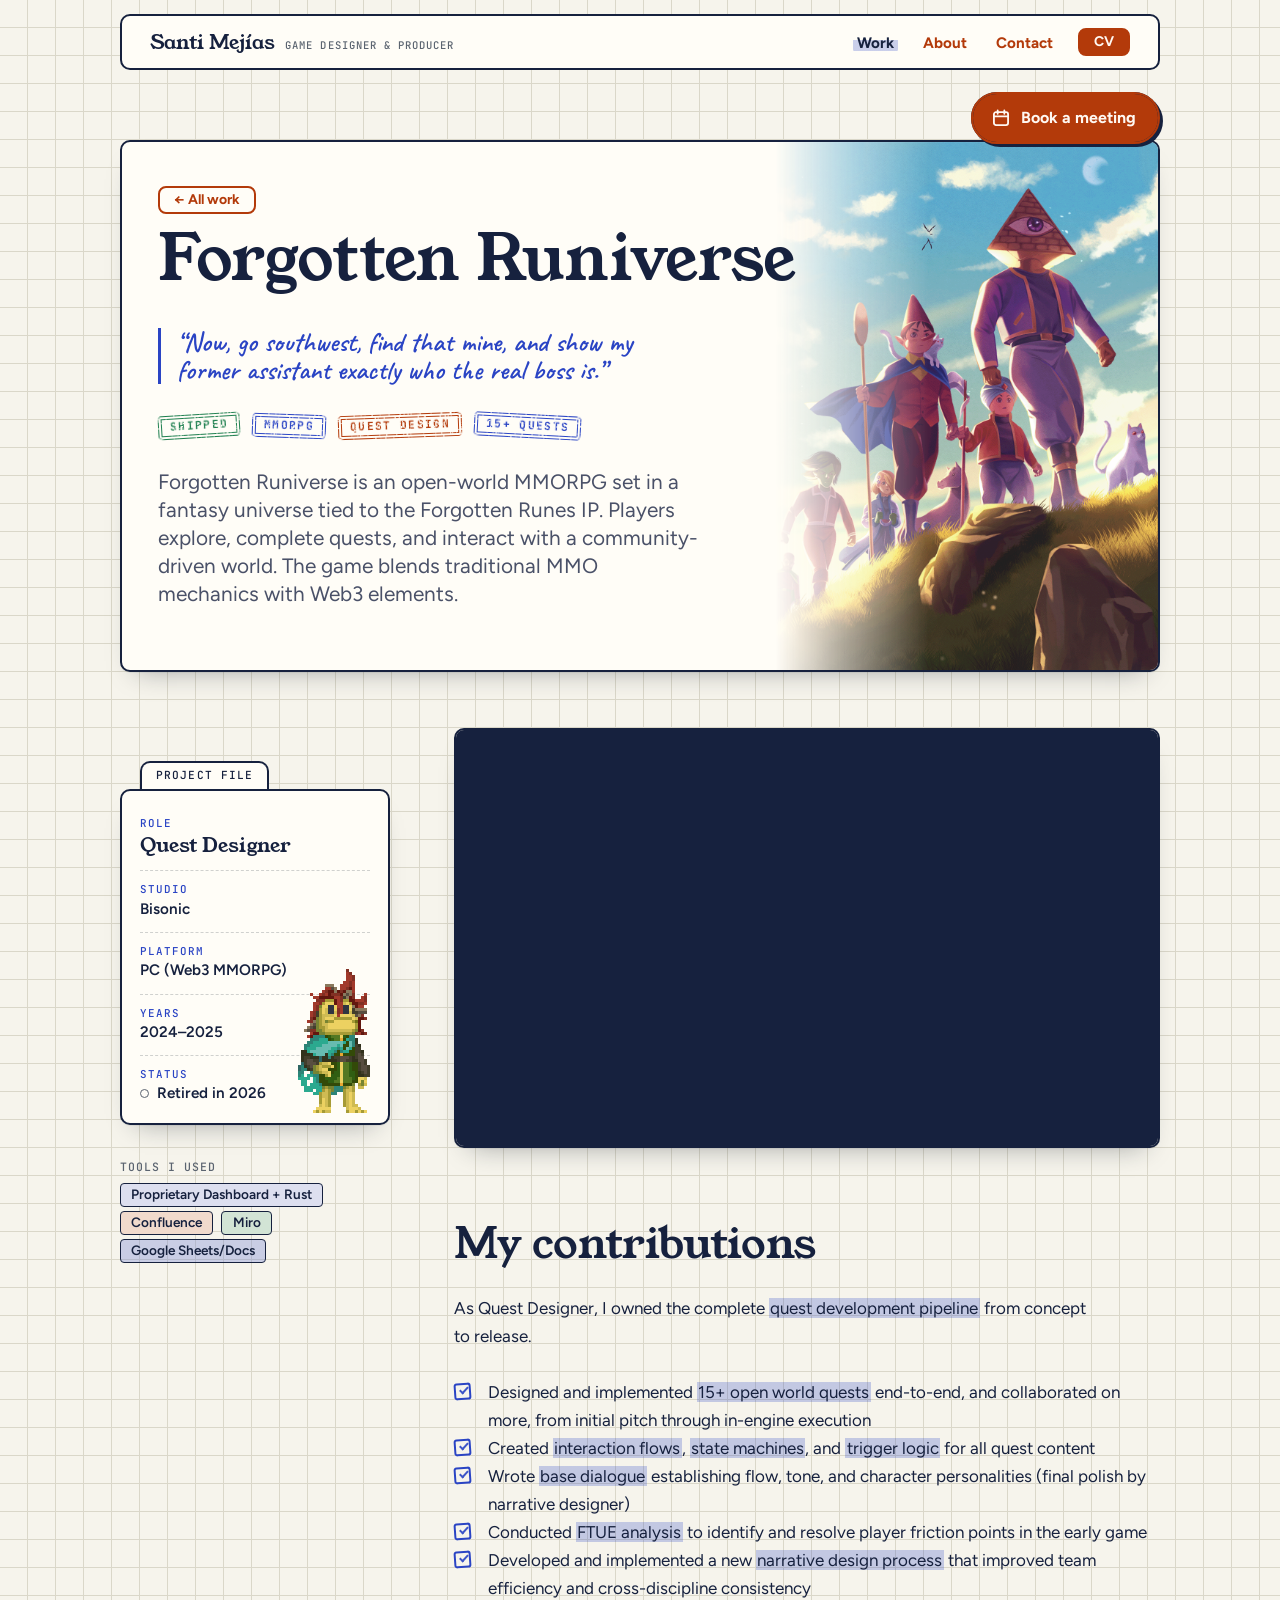
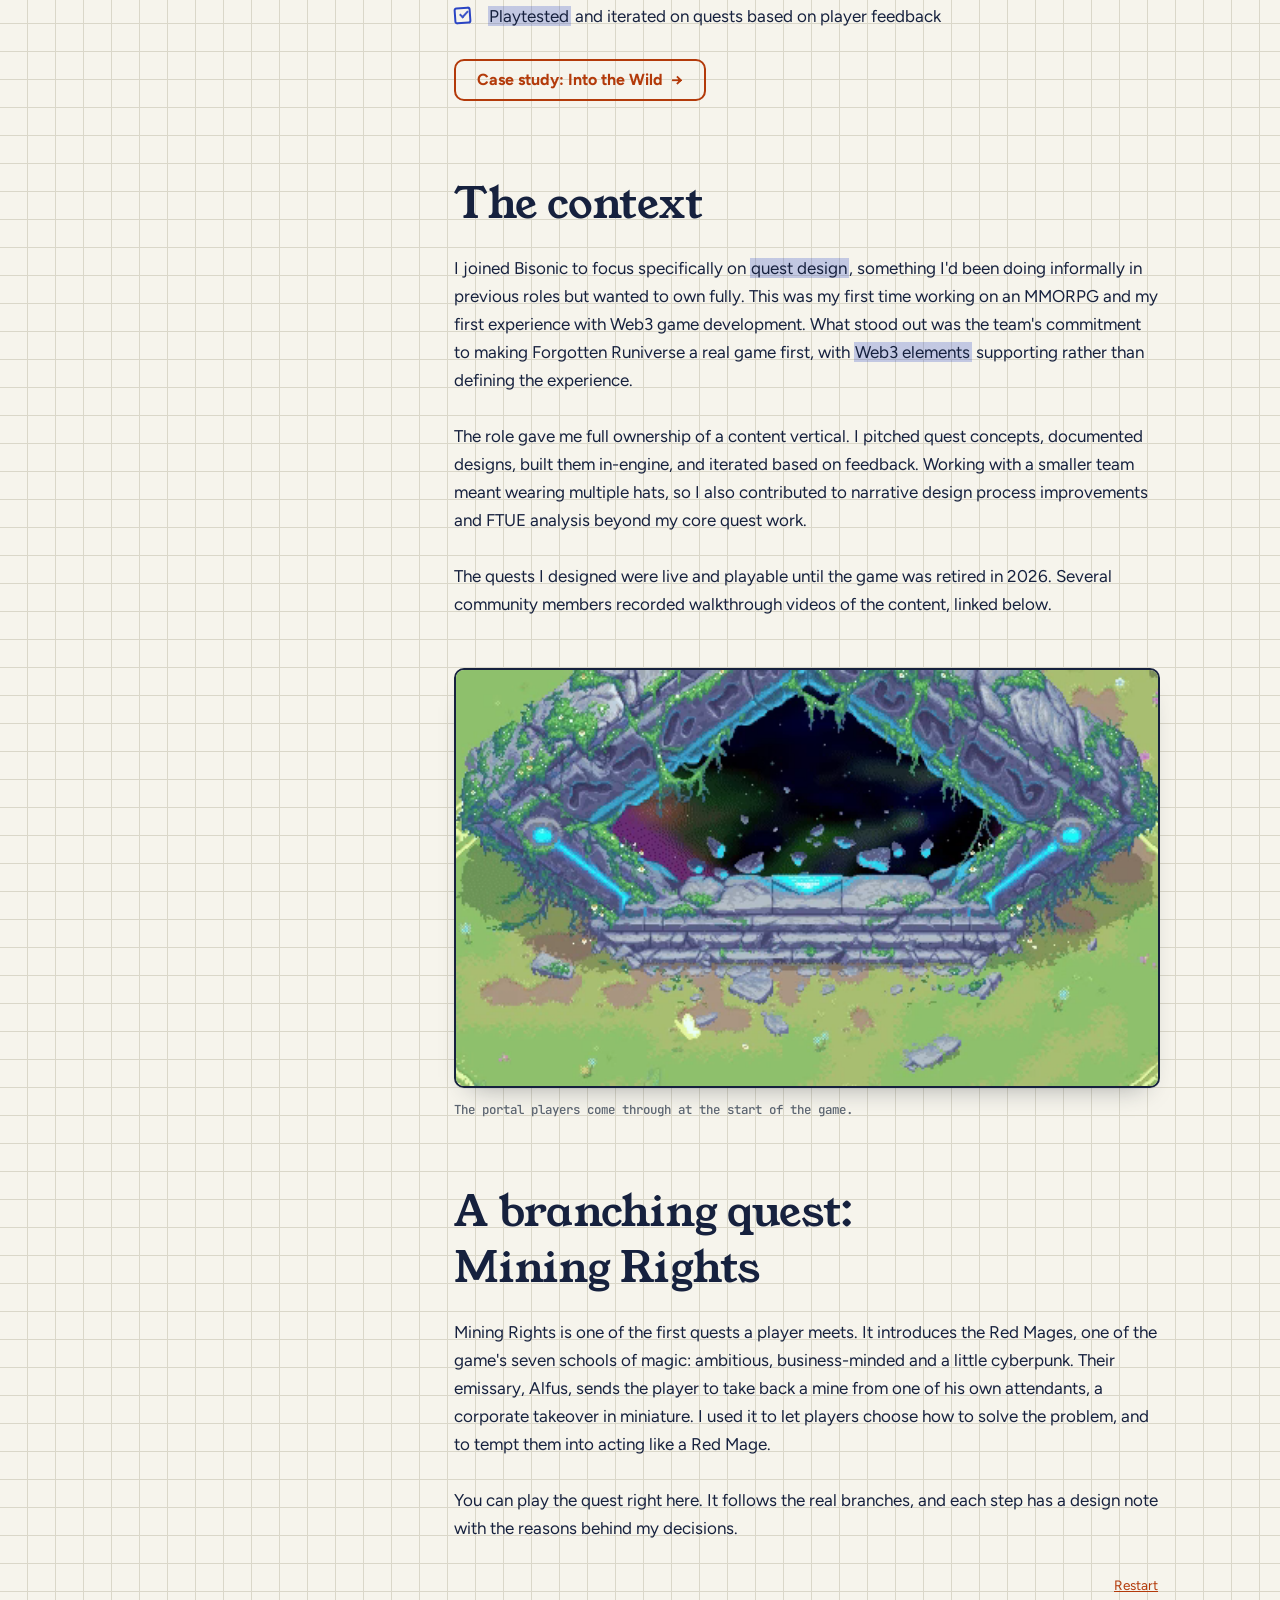
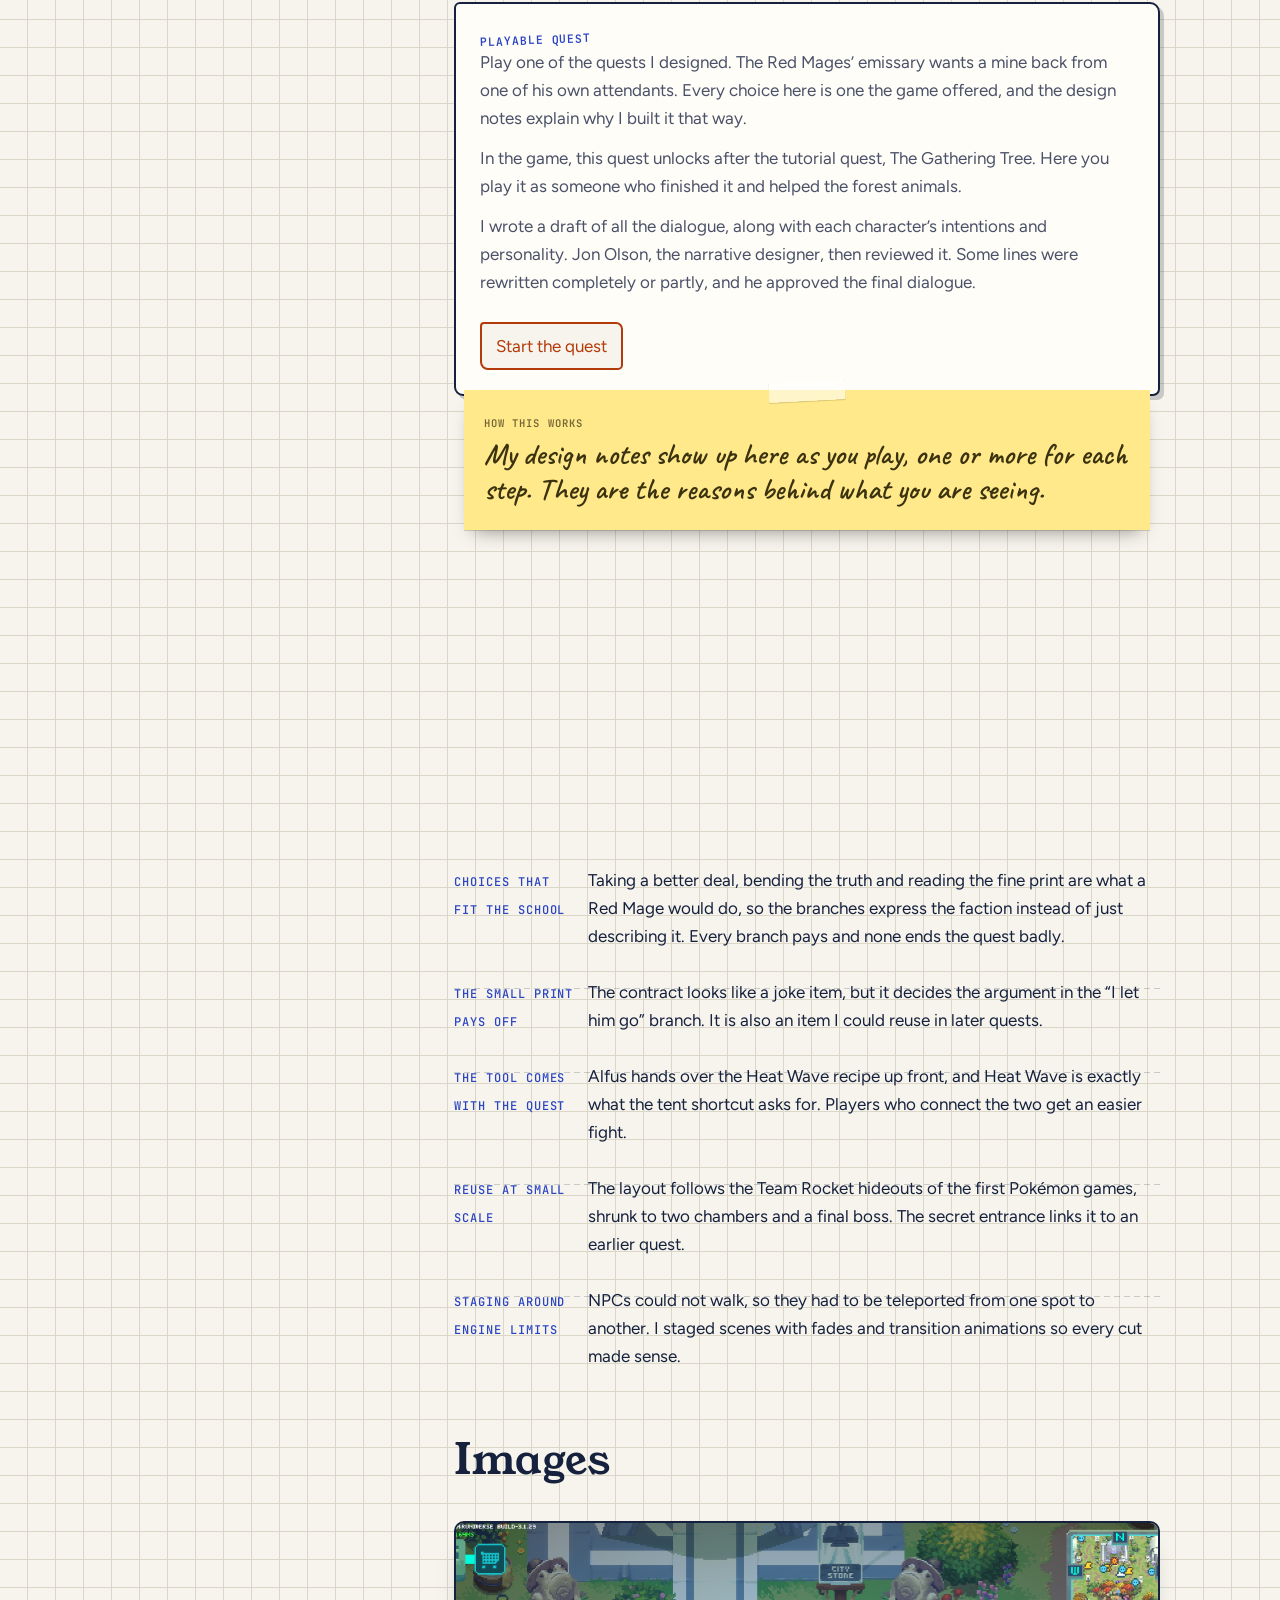
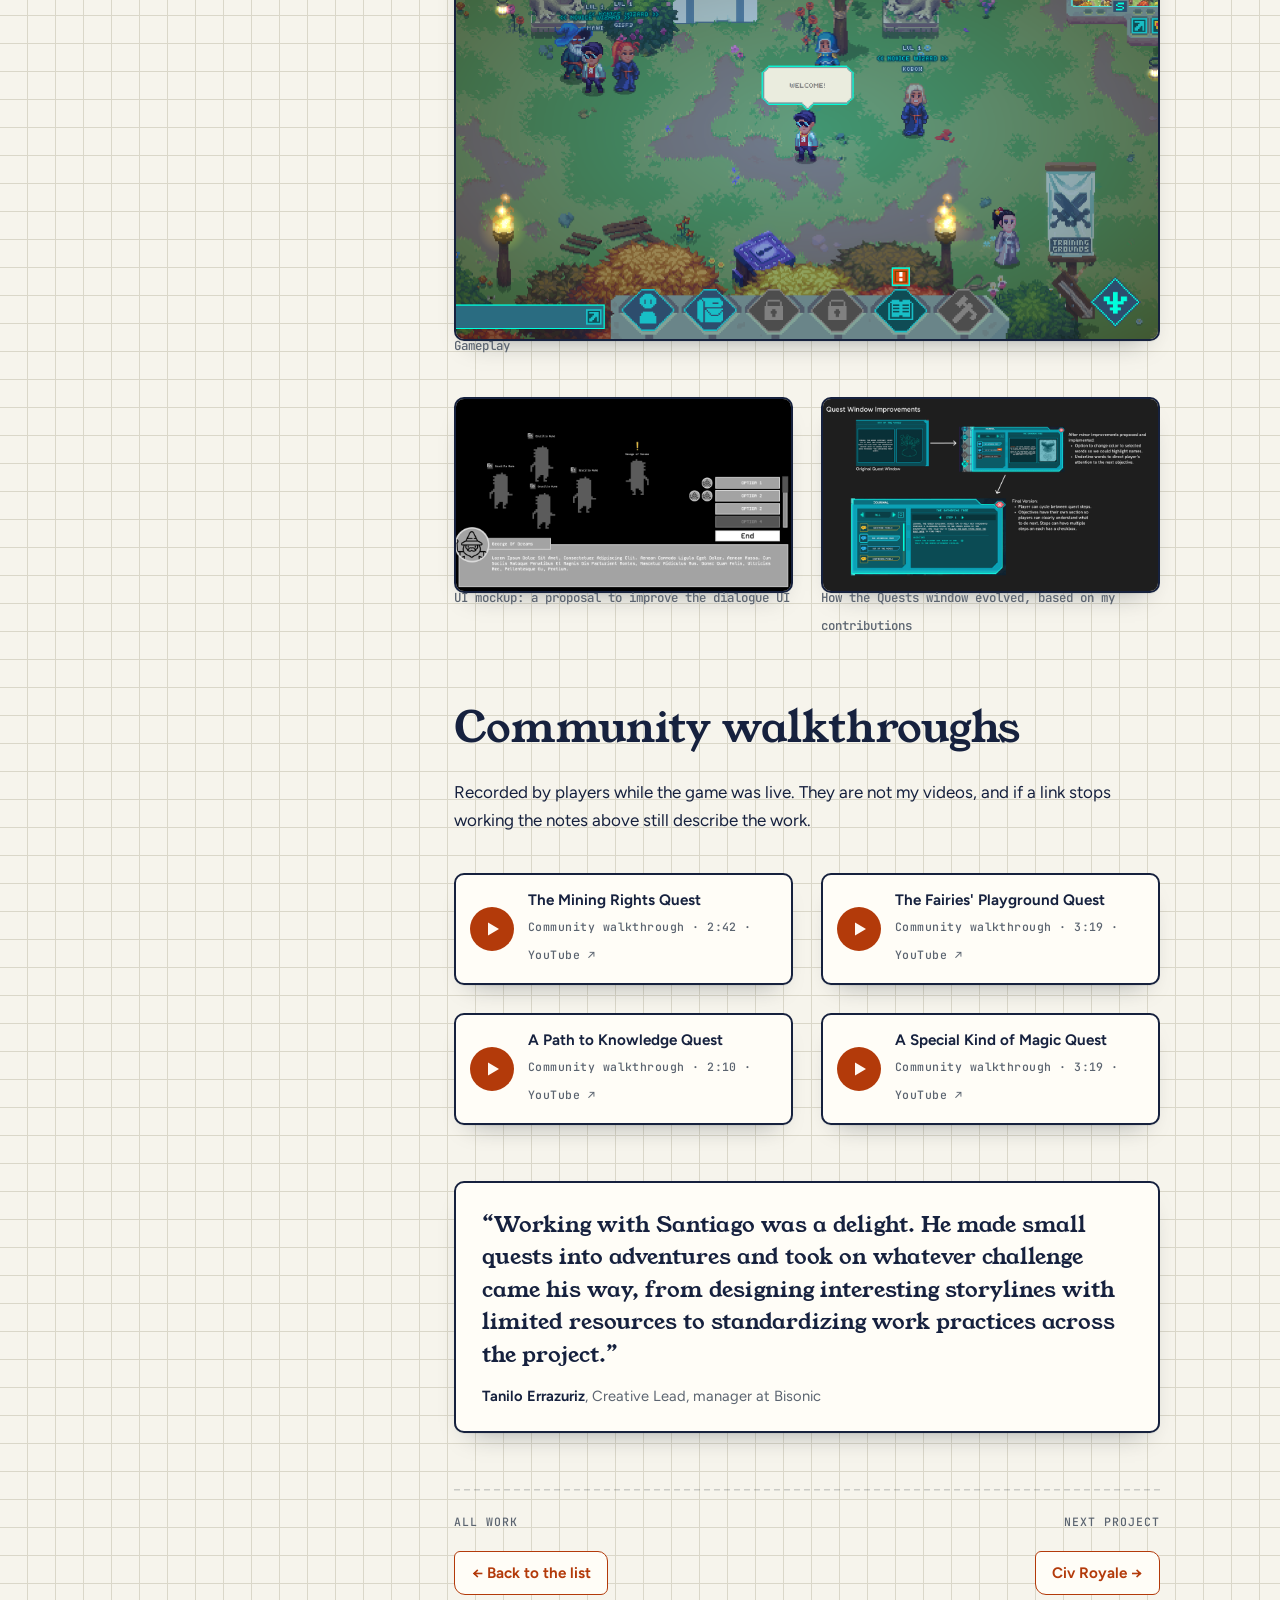
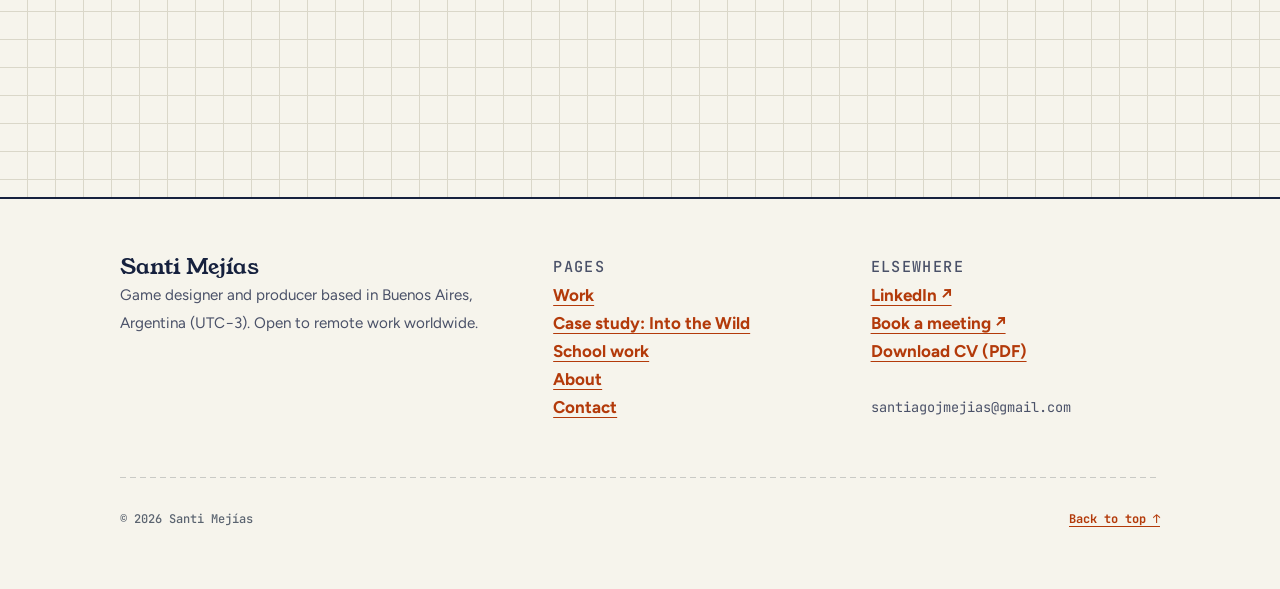
<file: forgotten-runiverse.html>
<!doctype html>
<html lang="en">
<head>
<meta charset="utf-8">
<meta name="viewport" content="width=device-width, initial-scale=1, viewport-fit=cover">
<title>Forgotten Runiverse | Santi Mejías</title>
<meta name="description" content="Quest design for an open-world Web3 MMORPG: 15+ quests designed and implemented end to end, FTUE analysis and a new narrative design process.">
<meta name="theme-color" content="#F6F4EC">
<meta property="og:type" content="website">
<meta property="og:title" content="Forgotten Runiverse | Santi Mejías">
<meta property="og:description" content="Quest design for an open-world Web3 MMORPG: 15+ quests designed and implemented end to end, FTUE analysis and a new narrative design process.">
<meta name="twitter:card" content="summary">
<link rel="icon" href="assets/favicon.svg" type="image/svg+xml">
<link rel="preconnect" href="https://fonts.googleapis.com">
<link rel="preconnect" href="https://fonts.gstatic.com" crossorigin>
<link rel="stylesheet" href="https://fonts.googleapis.com/css2?family=Caveat:wght@600&family=Figtree:wght@400..700&family=JetBrains+Mono:wght@400..500&family=Young+Serif&display=swap">
<link rel="stylesheet" href="assets/css/style.css">
</head>
<body id="top">
<a class="skip" href="#main">Skip to content</a>
<header class="site-header">
  <div class="wrap">
    <a class="brand" href="index.html" aria-label="Santi Mejías, home"><b>Santi Mejías</b><span>Game Designer &amp; Producer</span></a>
    <nav class="nav" aria-label="Main">
      <ul>
        <li><a href="index.html#work" data-nav="work" aria-current="page">Work</a></li>
        <li><a href="about.html" data-nav="about">About</a></li>
        <li><a href="contact.html" data-nav="contact">Contact</a></li>
      </ul>
      <a class="btn btn--primary btn--sm" href="assets/Santiago-Mejias-CV.pdf">CV</a>
    </nav>
  </div>
</header>
<main id="main">

  <section class="page-head page-head--card" style="--banner:url('../img/forgotten-runiverse-banner.png');--banner-pos:84% 50%;--banner-size:auto 100%;--banner-inset:63%">
    <div class="wrap">
      <picture class="deco deco--pixel" aria-hidden="true">
        <img src="assets/img/forgotten-runiverse-deco.png" alt="" width="400" height="400" decoding="async">
      </picture>
      <div class="hero-card">
        <a class="btn btn--sm back" href="index.html#work">← All work</a>
        <h1>Forgotten Runiverse</h1>
        <blockquote class="epigraph">“Now, go southwest, find that mine, and show my former assistant exactly who the real boss is.”</blockquote>
        <ul class="tags">
          <li class="tag">Shipped</li>
          <li class="tag">MMORPG</li>
          <li class="tag">Quest design</li>
          <li class="tag">15+ quests</li>
        </ul>
        <p class="p-lede">Forgotten Runiverse is an open-world MMORPG set in a fantasy universe tied to the Forgotten Runes IP. Players explore, complete quests, and interact with a community-driven world. The game blends traditional MMO mechanics with Web3 elements.</p>
      </div>
    </div>
  </section>

  <div class="wrap p-layout">
    <aside class="p-side">
      <dl class="facts facts--project facts--has-char">
        <div><dt>Role</dt><dd>Quest Designer</dd></div>
        <div><dt>Studio</dt><dd>Bisonic</dd></div>
        <div><dt>Platform</dt><dd>PC (Web3 MMORPG)</dd></div>
        <div><dt>Years</dt><dd>2024–2025</dd></div>
        <div class="is-status"><dt>Status</dt><dd>Retired in 2026</dd></div>
      </dl>
      <div class="side-block">
        <h2>Tools I used</h2>
        <ul class="chips">
          <li>Proprietary Dashboard + Rust</li>
          <li>Confluence</li>
          <li>Miro</li>
          <li>Google Sheets/Docs</li>
        </ul>
      </div>
    </aside>

    <div class="p-main">

      <figure class="shot shot--video" style="--ratio:16 / 9">
        <div class="shot-frame">
          <iframe data-yt style="position:absolute;inset:0;width:100%;height:100%;border:0;display:block;background:#16213E" src="https://www.youtube-nocookie.com/embed/_IK8Z6kk0OM?autoplay=1&amp;mute=1&amp;loop=1&amp;playlist=_IK8Z6kk0OM&amp;playsinline=1&amp;rel=0" title="Forgotten Runiverse video" allow="autoplay; encrypted-media; picture-in-picture; fullscreen" referrerpolicy="strict-origin-when-cross-origin" allowfullscreen></iframe>
        </div>
      </figure>

      <section>
        <h2>My contributions</h2>
        <p>As Quest Designer, I owned the complete <mark>quest development pipeline</mark> from concept to release.</p>
        <ul class="checklist">
          <li>Designed and implemented <mark>15+ open world quests</mark> end-to-end, and collaborated on more, from initial pitch through in-engine execution</li>
          <li>Created <mark>interaction flows</mark>, <mark>state machines</mark>, and <mark>trigger logic</mark> for all quest content</li>
          <li>Wrote <mark>base dialogue</mark> establishing flow, tone, and character personalities (final polish by narrative designer)</li>
          <li>Conducted <mark>FTUE analysis</mark> to identify and resolve player friction points in the early game</li>
          <li>Developed and implemented a new <mark>narrative design process</mark> that improved team efficiency and cross-discipline consistency</li>
          <li><mark>Playtested</mark> and iterated on quests based on player feedback</li>
        </ul>
        <div class="cta-row"><a class="btn" href="into-the-wild.html">Case study: Into the Wild <span aria-hidden="true">→</span></a></div>
      </section>

      <section class="prose">
        <h2>The context</h2>
        <p>I joined Bisonic to focus specifically on <mark>quest design</mark>, something I'd been doing informally in previous roles but wanted to own fully. This was my first time working on an MMORPG and my first experience with Web3 game development. What stood out was the team's commitment to making Forgotten Runiverse a real game first, with <mark>Web3 elements</mark> supporting rather than defining the experience.</p>
        <p>The role gave me full ownership of a content vertical. I pitched quest concepts, documented designs, built them in-engine, and iterated based on feedback. Working with a smaller team meant wearing multiple hats, so I also contributed to narrative design process improvements and FTUE analysis beyond my core quest work.</p>
        <p>The quests I designed were live and playable until the game was retired in 2026. Several community members recorded walkthrough videos of the content, linked below.</p>
      </section>

      <figure class="shot shot--video shot--loop" style="--ratio:16 / 9">
        <div class="shot-frame">
          <video autoplay loop muted playsinline preload="metadata" poster="assets/img/forgotten-runiverse-portal-poster.png" aria-label="Animated pixel art of the portal players come through at the start of the game, with broken stones floating inside">
            <source src="assets/img/forgotten-runiverse-portal.webm" type="video/webm">
            <source src="assets/img/forgotten-runiverse-portal.mp4" type="video/mp4">
          </video>
        </div>
        <figcaption>The portal players come through at the start of the game.</figcaption>
      </figure>

      <section id="mining-rights">
        <h2>A branching quest: Mining Rights</h2>
        <p>Mining Rights is one of the first quests a player meets. It introduces the Red Mages, one of the game's seven schools of magic: ambitious, business-minded and a little cyberpunk. Their emissary, Alfus, sends the player to take back a mine from one of his own attendants, a corporate takeover in miniature. I used it to let players choose how to solve the problem, and to tempt them into acting like a Red Mage.</p>
        <p>You can play the quest right here. It follows the real branches, and each step has a design note with the reasons behind my decisions.</p>
        <div class="mr" id="mr">
          <div class="mr-bar"><button class="mr-link" id="mr-restart" type="button">Restart</button></div>
          <div id="mr-log" aria-live="polite"></div>
        </div>
        <ul class="rows">
          <li><b>Choices that fit the school</b><span>Taking a better deal, bending the truth and reading the fine print are what a Red Mage would do, so the branches express the faction instead of just describing it. Every branch pays and none ends the quest badly.</span></li>
          <li><b>The small print pays off</b><span>The contract looks like a joke item, but it decides the argument in the “I let him go” branch. It is also an item I could reuse in later quests.</span></li>
          <li><b>The tool comes with the quest</b><span>Alfus hands over the Heat Wave recipe up front, and Heat Wave is exactly what the tent shortcut asks for. Players who connect the two get an easier fight.</span></li>
          <li><b>Reuse at small scale</b><span>The layout follows the Team Rocket hideouts of the first Pok&eacute;mon games, shrunk to two chambers and a final boss. The secret entrance links it to an earlier quest.</span></li>
          <li><b>Staging around engine limits</b><span>NPCs could not walk, so they had to be teleported from one spot to another. I staged scenes with fades and transition animations so every cut made sense.</span></li>
        </ul>
      </section>

      <section>
        <h2>Images</h2>
        <div class="gallery" data-reveal="media">
          <figure class="shot shot--wide" style="--ratio:2260 / 1265">
            <div class="shot-frame">
              <div class="shot-empty"><span class="tag">Image slot</span><span>Gameplay</span><code>assets/img/forgotten-runiverse-1.png</code></div>
              <img data-base="assets/img/forgotten-runiverse-1" src="assets/img/forgotten-runiverse-1.png" alt="Forgotten Runiverse gameplay: the player character in the starting town with a welcome speech bubble" loading="lazy" decoding="async">
            </div>
            <figcaption>Gameplay</figcaption>
          </figure>
          <figure class="shot" style="--ratio:1920 / 1080">
            <div class="shot-frame">
              <div class="shot-empty"><span class="tag">Image slot</span><span>UI mockup</span><code>assets/img/forgotten-runiverse-2.png</code></div>
              <img data-base="assets/img/forgotten-runiverse-2" src="assets/img/forgotten-runiverse-2.png" alt="Grayscale mockup of a proposed dialogue UI with NPC portrait, name tag, text box and response options" loading="lazy" decoding="async">
            </div>
            <figcaption>UI mockup: a proposal to improve the dialogue UI</figcaption>
          </figure>
          <figure class="shot" style="--ratio:1920 / 1080">
            <div class="shot-frame">
              <div class="shot-empty"><span class="tag">Image slot</span><span>Quest window progression</span><code>assets/img/forgotten-runiverse-4.jpg</code></div>
              <img data-base="assets/img/forgotten-runiverse-4" src="assets/img/forgotten-runiverse-4.jpg" alt="Slide titled Quest Window Improvements showing the original quest window, an intermediate version and the final version" loading="lazy" decoding="async">
            </div>
            <figcaption>How the Quests window evolved, based on my contributions</figcaption>
          </figure>
        </div>
      </section>

      <section>
        <h2>Community walkthroughs</h2>
        <p>Recorded by players while the game was live. They are not my videos, and if a link stops working the notes above still describe the work.</p>
        <ul class="vids">
          <li><a class="vid" href="https://www.youtube.com/watch?v=GwLeRE0kuTI" target="_blank" rel="noopener"><span class="play" aria-hidden="true"><svg viewBox="0 0 16 16"><path d="M3 1.5v13l11-6.5z" fill="currentColor"/></svg></span><span><b>The Mining Rights Quest</b><small>Community walkthrough&nbsp;· 2:42&nbsp;· YouTube ↗</small></span></a></li>
          <li><a class="vid" href="https://www.youtube.com/watch?v=sHYIYm9h77w" target="_blank" rel="noopener"><span class="play" aria-hidden="true"><svg viewBox="0 0 16 16"><path d="M3 1.5v13l11-6.5z" fill="currentColor"/></svg></span><span><b>The Fairies' Playground Quest</b><small>Community walkthrough&nbsp;· 3:19&nbsp;· YouTube ↗</small></span></a></li>
          <li><a class="vid" href="https://www.youtube.com/watch?v=apf9MK-5NEw" target="_blank" rel="noopener"><span class="play" aria-hidden="true"><svg viewBox="0 0 16 16"><path d="M3 1.5v13l11-6.5z" fill="currentColor"/></svg></span><span><b>A Path to Knowledge Quest</b><small>Community walkthrough&nbsp;· 2:10&nbsp;· YouTube ↗</small></span></a></li>
          <li><a class="vid" href="https://www.youtube.com/watch?v=w0iS5UMTDUc" target="_blank" rel="noopener"><span class="play" aria-hidden="true"><svg viewBox="0 0 16 16"><path d="M3 1.5v13l11-6.5z" fill="currentColor"/></svg></span><span><b>A Special Kind of Magic Quest</b><small>Community walkthrough&nbsp;· 3:19&nbsp;· YouTube ↗</small></span></a></li>
        </ul>
      </section>

      <figure class="pull" data-reveal><blockquote>“Working with Santiago was a delight. He made small quests into adventures and took on whatever challenge came his way, from designing interesting storylines with limited resources to standardizing work practices across the project.”</blockquote><figcaption><b>Tanilo Errazuriz</b>, Creative Lead, manager at Bisonic</figcaption></figure>

      <nav class="p-next" aria-label="More projects">
        <a href="index.html#work"><span class="label">All work</span><b>← Back to the list</b></a>
        <a href="civ-royale.html"><span class="label">Next project</span><b>Civ Royale →</b></a>
      </nav>

    </div>
  </div>

</main>
<footer class="site-footer">
  <div class="wrap">
    <div>
      <h2>Santi Mejías</h2>
      <p>Game designer and producer based in Buenos Aires, Argentina (UTC−3). Open to remote work worldwide.</p>
    </div>
    <nav aria-label="Footer">
      <p class="label">Pages</p>
      <ul>
        <li><a href="index.html#work">Work</a></li>
        <li><a href="into-the-wild.html">Case study: Into the Wild</a></li>
        <li><a href="school-work.html">School work</a></li>
        <li><a href="about.html">About</a></li>
        <li><a href="contact.html">Contact</a></li>
      </ul>
    </nav>
    <div>
      <p class="label">Elsewhere</p>
      <ul>
        <li><a href="https://www.linkedin.com/in/santiago-javier-mejias-/" target="_blank" rel="noopener">LinkedIn ↗</a></li>
        <li><a href="https://calendar.app.google/2KfUpY6mjVkL8NZu5" target="_blank" rel="noopener">Book a meeting ↗</a></li>
        <li><a href="assets/Santiago-Mejias-CV.pdf">Download CV (PDF)</a></li>
      </ul>
      <p class="mono addr">santiagojmejias@gmail.com</p>
    </div>
    <div class="fine">
      <p>© 2026 Santi Mejías</p>
      <p><a href="#top">Back to top ↑</a></p>
    </div>
  </div>
</footer>
<a class="book" href="https://calendar.app.google/2KfUpY6mjVkL8NZu5" target="_blank" rel="noopener"><svg viewBox="0 0 24 24" fill="none" stroke="currentColor" stroke-width="2.2" stroke-linecap="round" stroke-linejoin="round" aria-hidden="true"><rect x="3.5" y="5" width="17" height="15.5" rx="2.5"/><path d="M3.5 10h17M8 3v4M16 3v4"/></svg>Book a meeting</a>
<script src="assets/js/main.js" defer></script>
<script src="assets/js/mining-rights.js" defer></script>
</body>
</html>
</file>
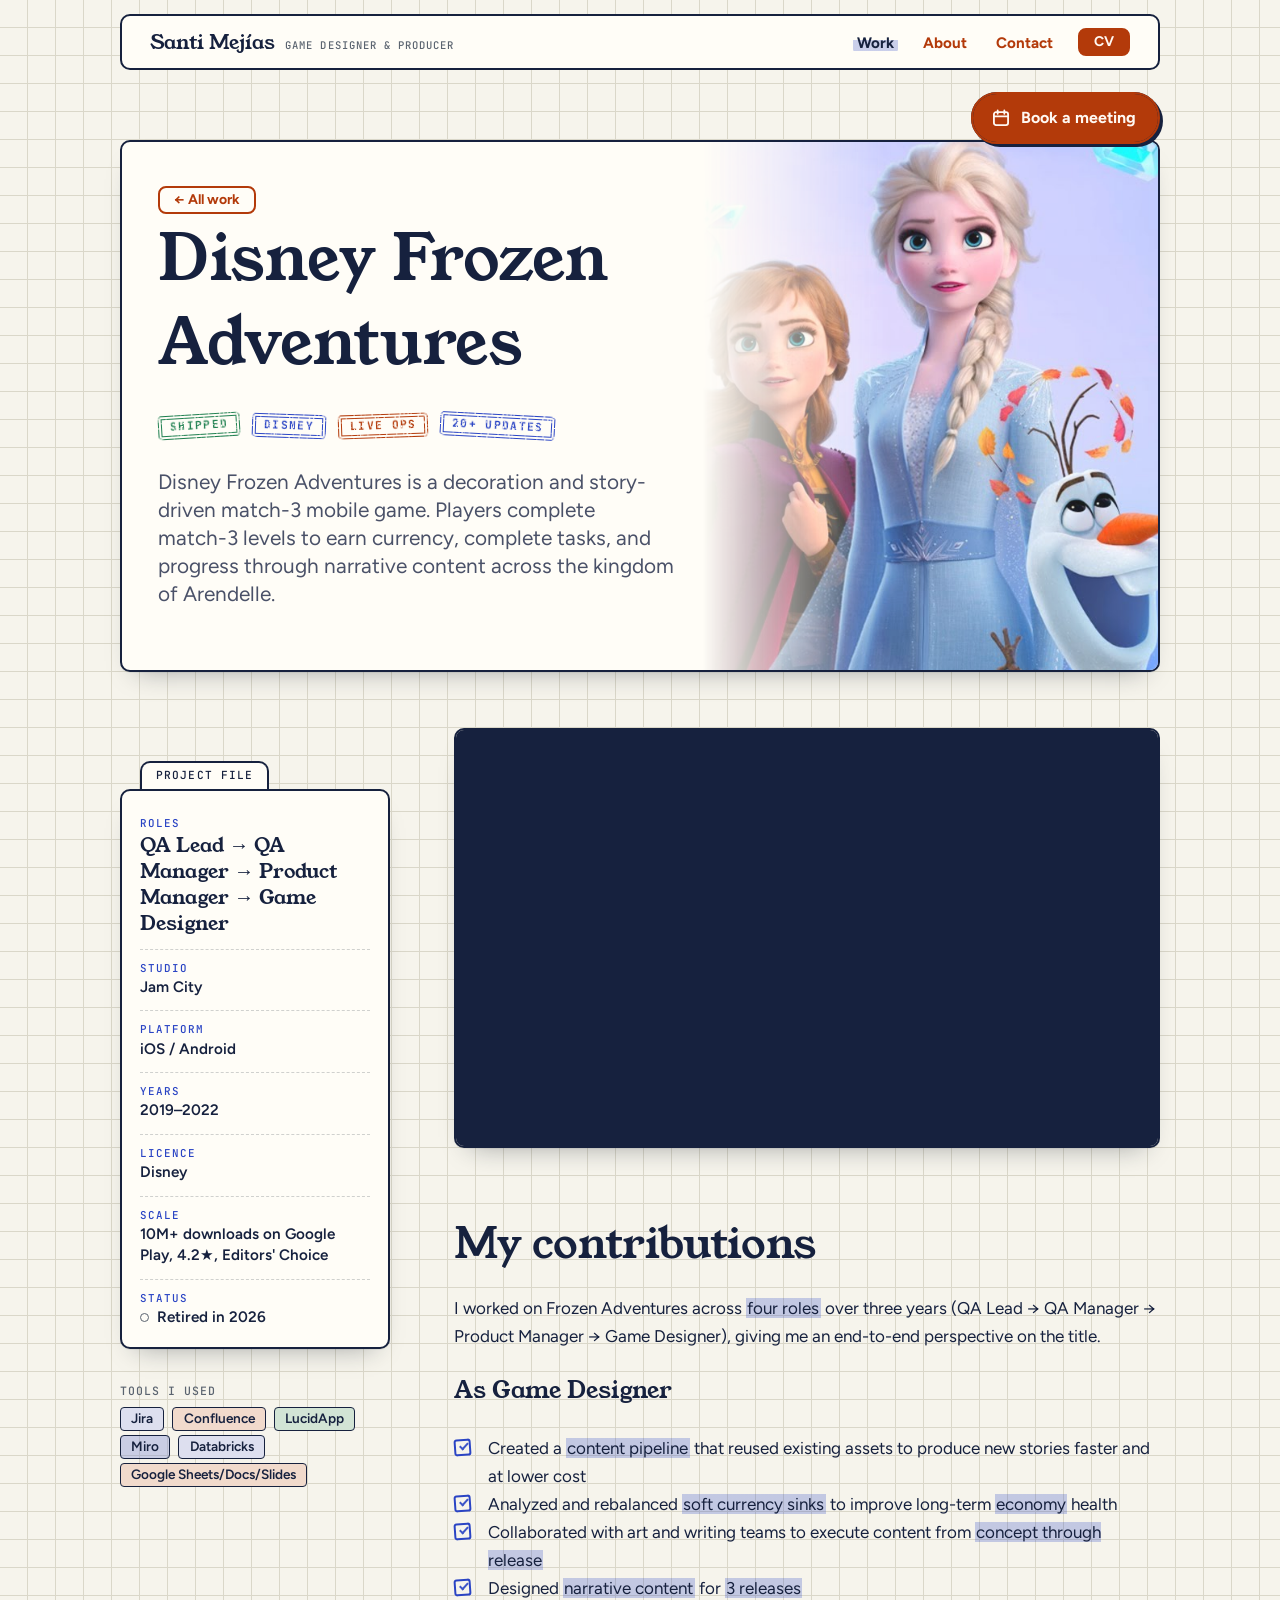
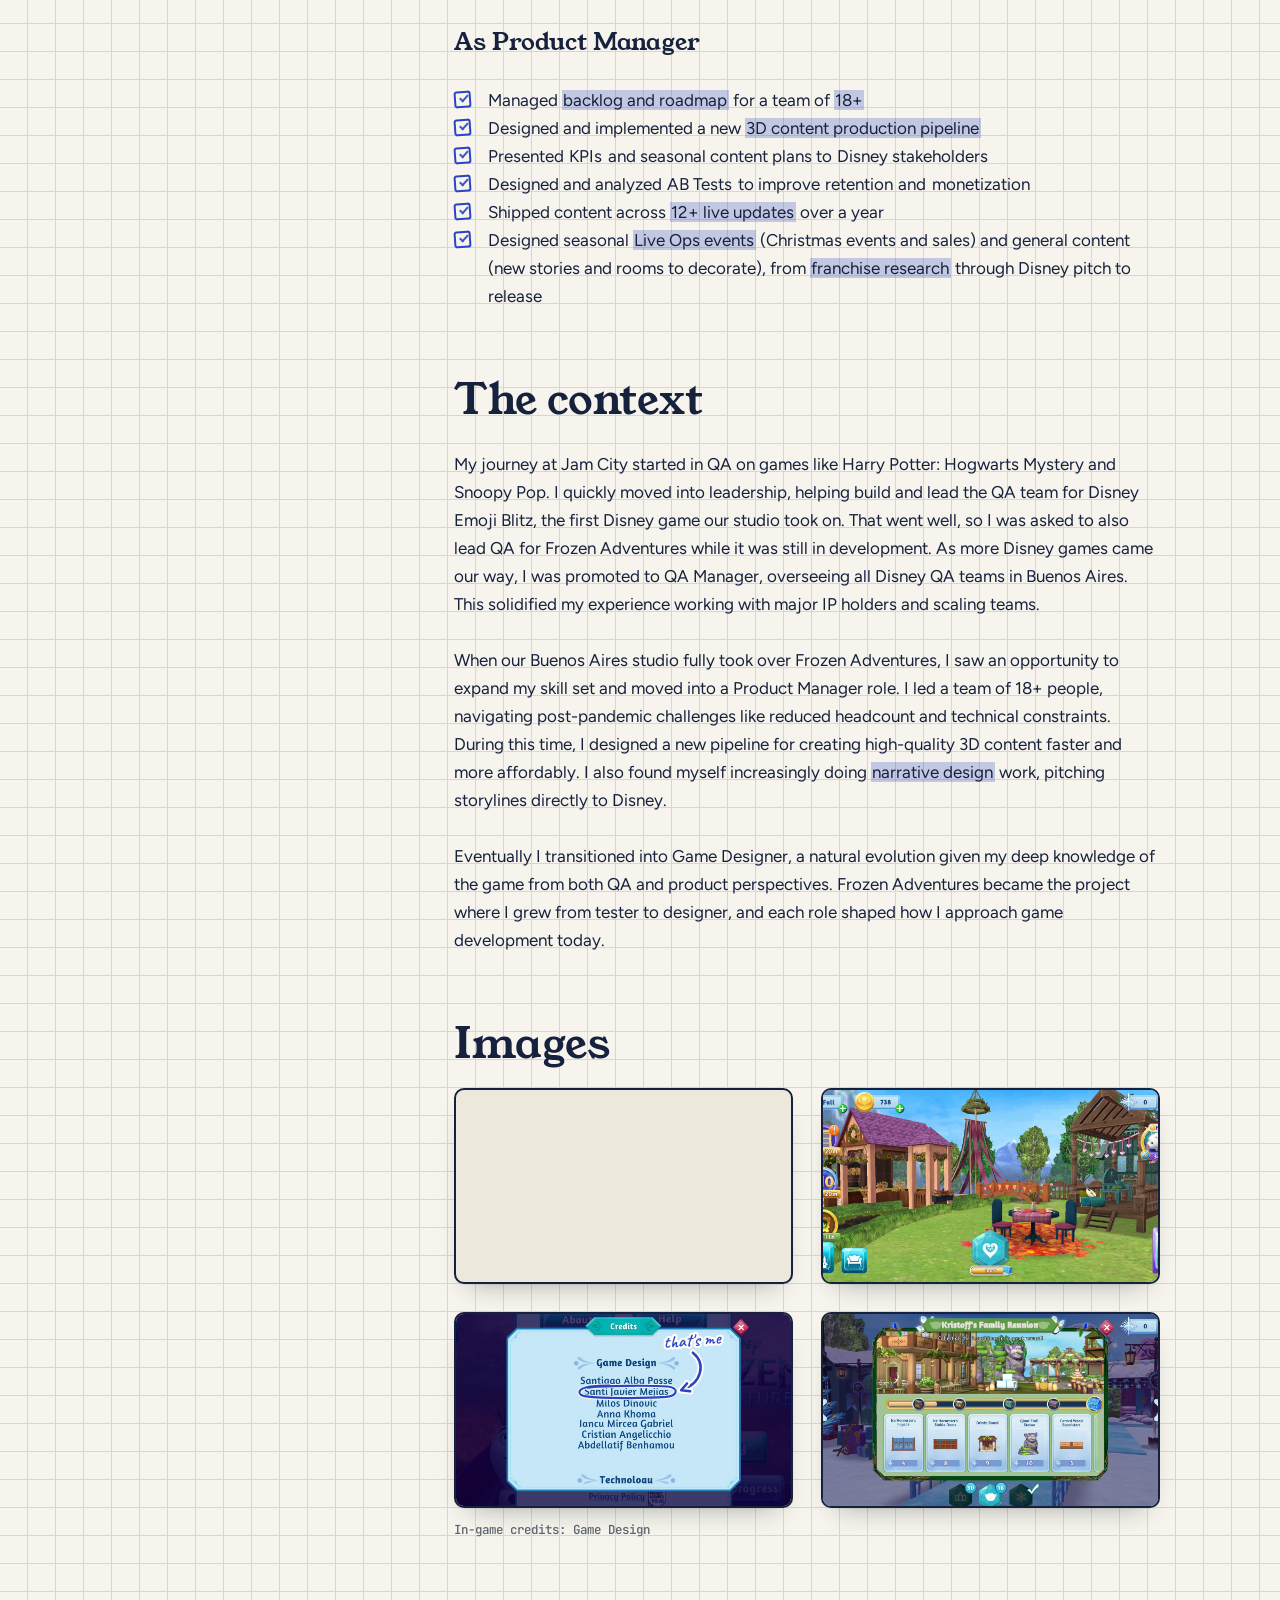
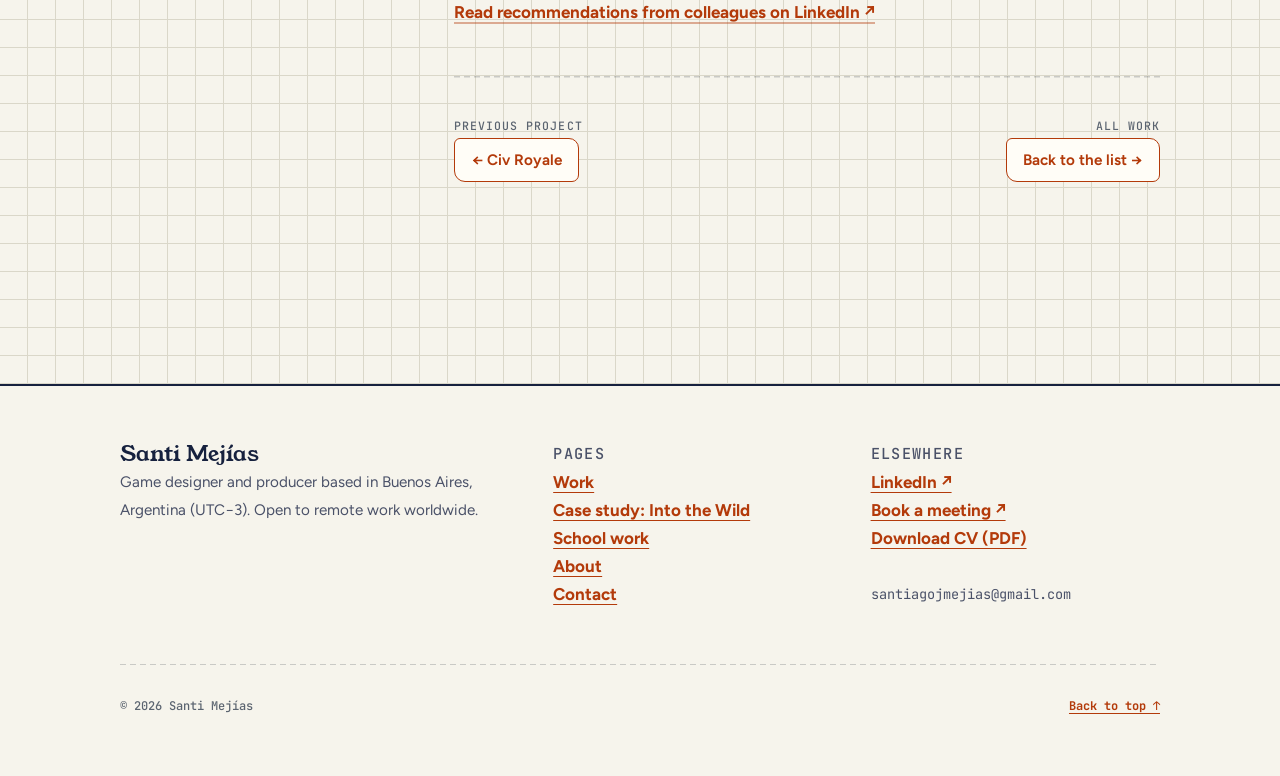
<file: frozen-adventures.html>
<!doctype html>
<html lang="en">
<head>
<meta charset="utf-8">
<meta name="viewport" content="width=device-width, initial-scale=1, viewport-fit=cover">
<title>Disney Frozen Adventures | Santi Mejías</title>
<meta name="description" content="From QA lead to product manager to game designer on a Disney match-3 game: content pipelines, live ops events and economy balancing.">
<meta name="theme-color" content="#F6F4EC">
<meta property="og:type" content="website">
<meta property="og:title" content="Disney Frozen Adventures | Santi Mejías">
<meta property="og:description" content="From QA lead to product manager to game designer on a Disney match-3 game: content pipelines, live ops events and economy balancing.">
<meta name="twitter:card" content="summary">
<link rel="icon" href="assets/favicon.svg" type="image/svg+xml">
<link rel="preconnect" href="https://fonts.googleapis.com">
<link rel="preconnect" href="https://fonts.gstatic.com" crossorigin>
<link rel="stylesheet" href="https://fonts.googleapis.com/css2?family=Caveat:wght@600&family=Figtree:wght@400..700&family=JetBrains+Mono:wght@400..500&family=Young+Serif&display=swap">
<link rel="stylesheet" href="assets/css/style.css">
</head>
<body id="top">
<a class="skip" href="#main">Skip to content</a>
<header class="site-header">
  <div class="wrap">
    <a class="brand" href="index.html" aria-label="Santi Mejías, home"><b>Santi Mejías</b><span>Game Designer &amp; Producer</span></a>
    <nav class="nav" aria-label="Main">
      <ul>
        <li><a href="index.html#work" data-nav="work" aria-current="page">Work</a></li>
        <li><a href="about.html" data-nav="about">About</a></li>
        <li><a href="contact.html" data-nav="contact">Contact</a></li>
      </ul>
      <a class="btn btn--primary btn--sm" href="assets/Santiago-Mejias-CV.pdf">CV</a>
    </nav>
  </div>
</header>
<main id="main">

  <section class="page-head page-head--card" style="--banner:url('../img/frozen-adventures-banner.jpg');--banner-pos:86% 30%;--banner-size:auto 110%;--banner-inset:56%;--title-max:7.6em">
    <div class="wrap">
      <div class="hero-card">
        <a class="btn btn--sm back" href="index.html#work">← All work</a>
        <h1>Disney Frozen Adventures</h1>
        <ul class="tags">
          <li class="tag">Shipped</li>
          <li class="tag">Disney</li>
          <li class="tag">Live ops</li>
          <li class="tag">20+ updates</li>
        </ul>
        <p class="p-lede">Disney Frozen Adventures is a decoration and story-driven match-3 mobile game. Players complete match-3 levels to earn currency, complete tasks, and progress through narrative content across the kingdom of Arendelle.</p>
      </div>
    </div>
  </section>

  <div class="wrap p-layout">
    <aside class="p-side">
      <dl class="facts facts--project">
        <div><dt>Roles</dt><dd>QA Lead → QA Manager → Product Manager → Game Designer</dd></div>
        <div><dt>Studio</dt><dd>Jam City</dd></div>
        <div><dt>Platform</dt><dd>iOS / Android</dd></div>
        <div><dt>Years</dt><dd>2019–2022</dd></div>
        <div><dt>Licence</dt><dd>Disney</dd></div>
        <div><dt>Scale</dt><dd>10M+ downloads on Google Play, 4.2★, Editors' Choice</dd></div>
        <div class="is-status"><dt>Status</dt><dd>Retired in 2026</dd></div>
      </dl>
      <div class="side-block">
        <h2>Tools I used</h2>
        <ul class="chips">
          <li>Jira</li>
          <li>Confluence</li>
          <li>LucidApp</li>
          <li>Miro</li>
          <li>Databricks</li>
          <li>Google Sheets/Docs/Slides</li>
        </ul>
      </div>
    </aside>

    <div class="p-main">

      <figure class="shot shot--video" style="--ratio:16 / 9">
        <div class="shot-frame">
          <iframe data-yt style="position:absolute;inset:0;width:100%;height:100%;border:0;display:block;background:#16213E" src="https://www.youtube-nocookie.com/embed/EcZ5PXirCec?autoplay=1&amp;mute=1&amp;loop=1&amp;playlist=EcZ5PXirCec&amp;playsinline=1&amp;rel=0" title="Disney Frozen Adventures video" allow="autoplay; encrypted-media; picture-in-picture; fullscreen" referrerpolicy="strict-origin-when-cross-origin" allowfullscreen></iframe>
        </div>
      </figure>

      <section>
        <h2>My contributions</h2>
        <p>I worked on Frozen Adventures across <mark>four roles</mark> over three years (QA Lead → QA Manager → Product Manager → Game Designer), giving me an end-to-end perspective on the title.</p>
        <h3>As Game Designer</h3>
        <ul class="checklist">
          <li>Created a <mark>content pipeline</mark> that reused existing assets to produce new stories faster and at lower cost</li>
          <li>Analyzed and rebalanced <mark>soft currency sinks</mark> to improve long-term <mark>economy</mark> health</li>
          <li>Collaborated with art and writing teams to execute content from <mark>concept through release</mark></li>
          <li>Designed <mark>narrative content</mark> for <mark>3 releases</mark></li>
        </ul>
        <h3>As Product Manager</h3>
        <ul class="checklist">
          <li>Managed <mark>backlog and roadmap</mark> for a team of <mark>18+</mark></li>
          <li>Designed and implemented a new <mark>3D content production pipeline</mark></li>
          <li>Presented <mark>KPIs</mark> and seasonal content plans to <mark>Disney stakeholders</mark></li>
          <li>Designed and analyzed <mark>AB Tests</mark> to improve <mark>retention</mark> and <mark>monetization</mark></li>
          <li>Shipped content across <mark>12+ live updates</mark> over a year</li>
          <li>Designed seasonal <mark>Live Ops events</mark> (Christmas events and sales) and general content (new stories and rooms to decorate), from <mark>franchise research</mark> through Disney pitch to release</li>
        </ul>
      </section>

      <section class="prose">
        <h2>The context</h2>
        <p>My journey at Jam City started in QA on games like Harry Potter: Hogwarts Mystery and Snoopy Pop. I quickly moved into leadership, helping build and lead the QA team for Disney Emoji Blitz, the first Disney game our studio took on. That went well, so I was asked to also lead QA for Frozen Adventures while it was still in development. As more Disney games came our way, I was promoted to QA Manager, overseeing all Disney QA teams in Buenos Aires. This solidified my experience working with major IP holders and scaling teams.</p>
        <p>When our Buenos Aires studio fully took over Frozen Adventures, I saw an opportunity to expand my skill set and moved into a Product Manager role. I led a team of 18+ people, navigating post-pandemic challenges like reduced headcount and technical constraints. During this time, I designed a new pipeline for creating high-quality 3D content faster and more affordably. I also found myself increasingly doing <mark>narrative design</mark> work, pitching storylines directly to Disney.</p>
        <p>Eventually I transitioned into Game Designer, a natural evolution given my deep knowledge of the game from both QA and product perspectives. Frozen Adventures became the project where I grew from tester to designer, and each role shaped how I approach game development today.</p>
      </section>

      <section>
        <h2>Images</h2>
        <div class="gallery" data-reveal="media">
          <figure class="shot" style="--ratio:16 / 9">
  <div class="shot-frame">
    <div class="shot-empty"><span class="tag">Image slot</span><span>Sample 1 of 4</span><code>assets/img/frozen-adventures-1.jpg</code></div>
    <img data-base="assets/img/frozen-adventures-1" src="assets/img/frozen-adventures-1.jpg" alt="Frozen Adventures work sample" loading="lazy" decoding="async">
  </div>
</figure>
          <figure class="shot" style="--ratio:16 / 9">
  <div class="shot-frame">
    <div class="shot-empty"><span class="tag">Image slot</span><span>Sample 2 of 4</span><code>assets/img/frozen-adventures-2.jpg</code></div>
    <img data-base="assets/img/frozen-adventures-2" src="assets/img/frozen-adventures-2.jpg" alt="Frozen Adventures work sample" loading="lazy" decoding="async">
  </div>
</figure>
          <figure class="shot" style="--ratio:16 / 9">
  <div class="shot-frame">
    <div class="shot-empty"><span class="tag">Image slot</span><span>Sample 3 of 4</span><code>assets/img/frozen-adventures-3.jpg</code></div>
    <img data-base="assets/img/frozen-adventures-3" src="assets/img/frozen-adventures-3.jpg" alt="Frozen Adventures in-game credits screen, Game Design list" loading="lazy" decoding="async">
    <div class="annot draw" aria-hidden="true">
      <svg viewBox="0 0 160 72" preserveAspectRatio="xMidYMid slice" focusable="false">
        <g style="--d:0s;--t:0.8s">
          <path class="stroke halo thin" pathLength="1" d="M66.5 27.6C72 26.9 90 26.7 96.5 27.2C100.8 27.6 100.6 30.6 96 31.1C88 31.7 72 31.7 66 30.9C62.2 30.4 62.6 27.9 67.5 27.2C70 26.9 72.5 26.8 75 26.8"/>
          <path class="stroke ink thin" pathLength="1" d="M66.5 27.6C72 26.9 90 26.7 96.5 27.2C100.8 27.6 100.6 30.6 96 31.1C88 31.7 72 31.7 66 30.9C62.2 30.4 62.6 27.9 67.5 27.2C70 26.9 72.5 26.8 75 26.8"/>
        </g>
        <g style="--d:0.8s;--t:0.5s">
          <path class="stroke halo" pathLength="1" d="M106 14.5C111 18.5 109.5 26 101.6 28.6"/>
          <path class="stroke ink" pathLength="1" d="M106 14.5C111 18.5 109.5 26 101.6 28.6"/>
        </g>
        <g style="--d:1.25s;--t:0.25s">
          <path class="stroke halo" pathLength="1" d="M105 29L101.6 28.6L103.8 26.05"/>
          <path class="stroke ink" pathLength="1" d="M105 29L101.6 28.6L103.8 26.05"/>
        </g>
        <text style="--d:1.4s" x="106" y="12" text-anchor="middle" font-size="6.6" transform="rotate(-4 106 12)">that's me</text>
      </svg>
    </div>
  </div>
  <figcaption>In-game credits: Game Design</figcaption>
</figure>
          <figure class="shot" style="--ratio:16 / 9">
  <div class="shot-frame">
    <div class="shot-empty"><span class="tag">Image slot</span><span>Sample 4 of 4</span><code>assets/img/frozen-adventures-4.jpg</code></div>
    <img data-base="assets/img/frozen-adventures-4" src="assets/img/frozen-adventures-4.jpg" alt="Frozen Adventures work sample" loading="lazy" decoding="async">
  </div>
</figure>
        </div>
      </section>

      <p><a class="link-quiet" href="https://www.linkedin.com/in/santiago-javier-mejias-/details/recommendations/?detailScreenTabIndex=0" target="_blank" rel="noopener">Read recommendations from colleagues on LinkedIn ↗</a></p>

      <nav class="p-next" aria-label="More projects">
        <a href="civ-royale.html"><span class="label">Previous project</span><b>← Civ Royale</b></a>
        <a href="index.html#work"><span class="label">All work</span><b>Back to the list →</b></a>
      </nav>

    </div>
  </div>

</main>
<footer class="site-footer">
  <div class="wrap">
    <div>
      <h2>Santi Mejías</h2>
      <p>Game designer and producer based in Buenos Aires, Argentina (UTC−3). Open to remote work worldwide.</p>
    </div>
    <nav aria-label="Footer">
      <p class="label">Pages</p>
      <ul>
        <li><a href="index.html#work">Work</a></li>
        <li><a href="into-the-wild.html">Case study: Into the Wild</a></li>
        <li><a href="school-work.html">School work</a></li>
        <li><a href="about.html">About</a></li>
        <li><a href="contact.html">Contact</a></li>
      </ul>
    </nav>
    <div>
      <p class="label">Elsewhere</p>
      <ul>
        <li><a href="https://www.linkedin.com/in/santiago-javier-mejias-/" target="_blank" rel="noopener">LinkedIn ↗</a></li>
        <li><a href="https://calendar.app.google/2KfUpY6mjVkL8NZu5" target="_blank" rel="noopener">Book a meeting ↗</a></li>
        <li><a href="assets/Santiago-Mejias-CV.pdf">Download CV (PDF)</a></li>
      </ul>
      <p class="mono addr">santiagojmejias@gmail.com</p>
    </div>
    <div class="fine">
      <p>© 2026 Santi Mejías</p>
      <p><a href="#top">Back to top ↑</a></p>
    </div>
  </div>
</footer>
<a class="book" href="https://calendar.app.google/2KfUpY6mjVkL8NZu5" target="_blank" rel="noopener"><svg viewBox="0 0 24 24" fill="none" stroke="currentColor" stroke-width="2.2" stroke-linecap="round" stroke-linejoin="round" aria-hidden="true"><rect x="3.5" y="5" width="17" height="15.5" rx="2.5"/><path d="M3.5 10h17M8 3v4M16 3v4"/></svg>Book a meeting</a>
<script src="assets/js/main.js" defer></script>
</body>
</html>
</file>
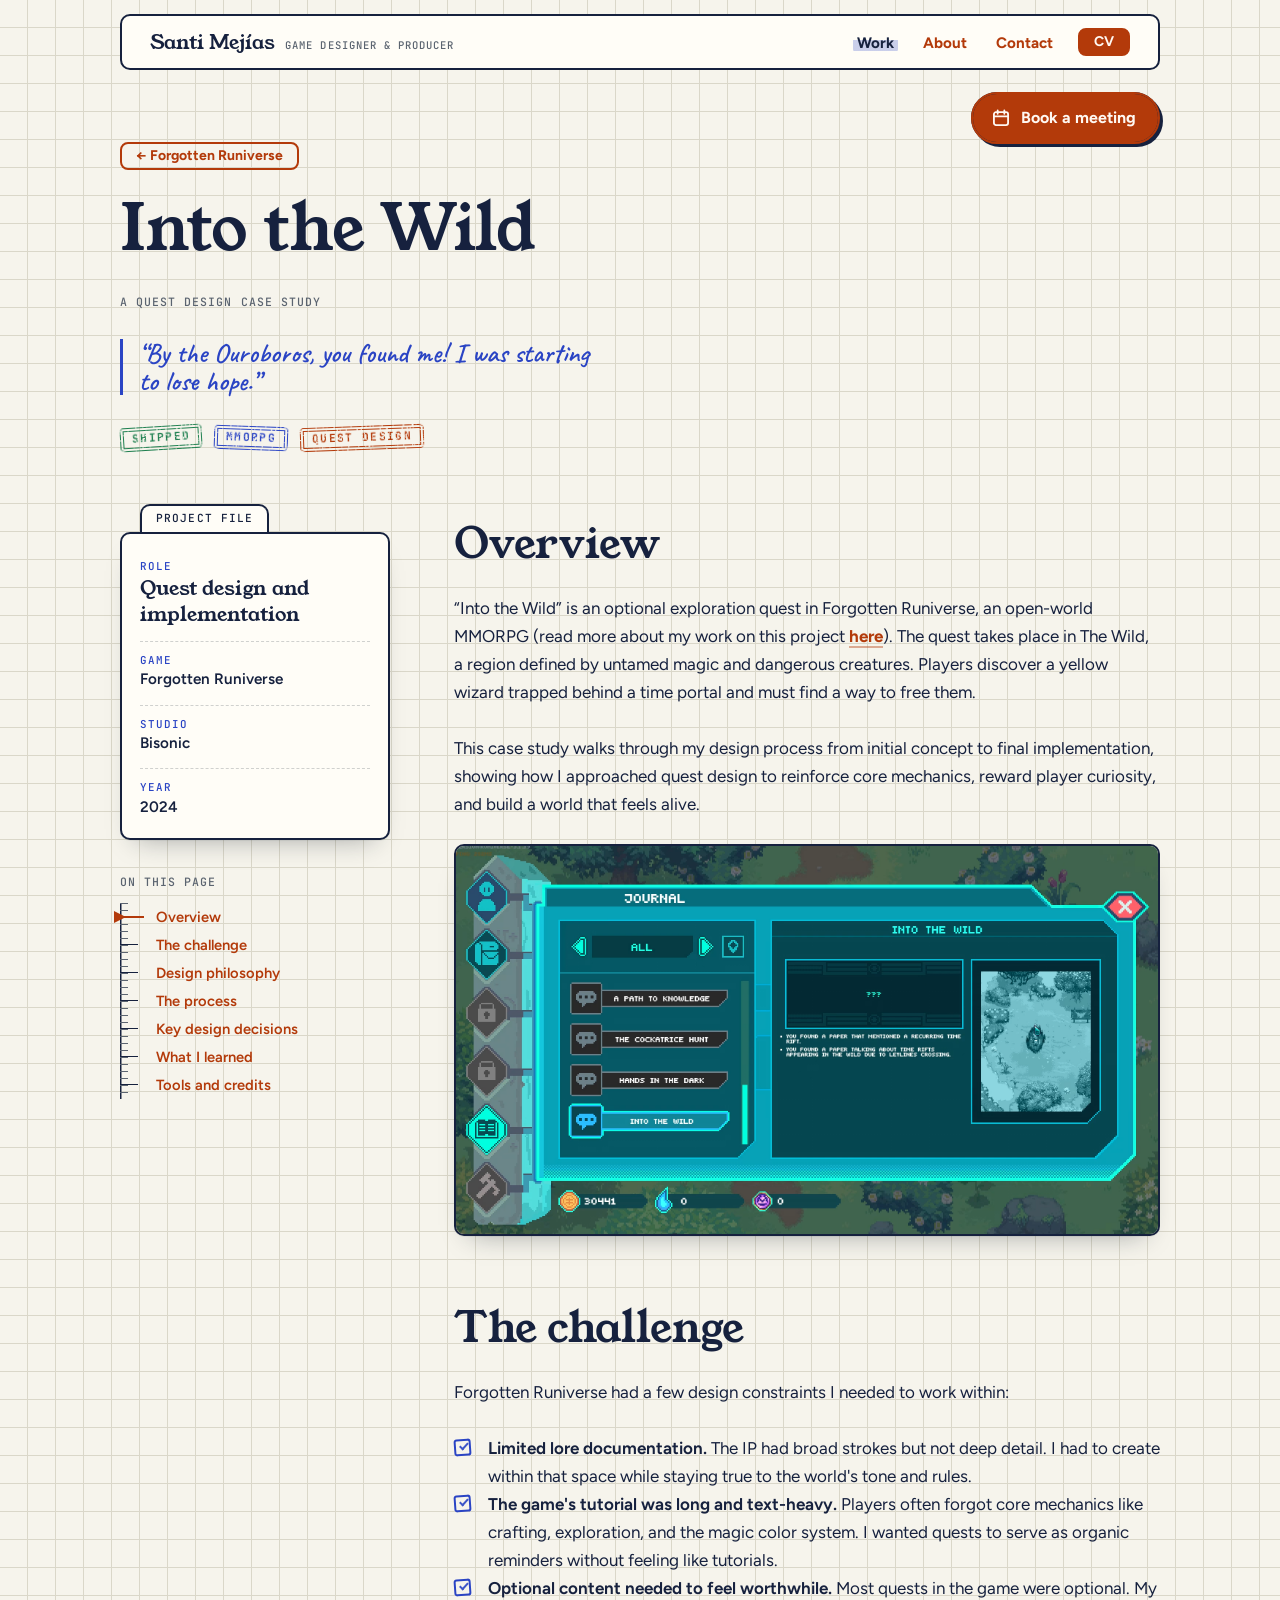
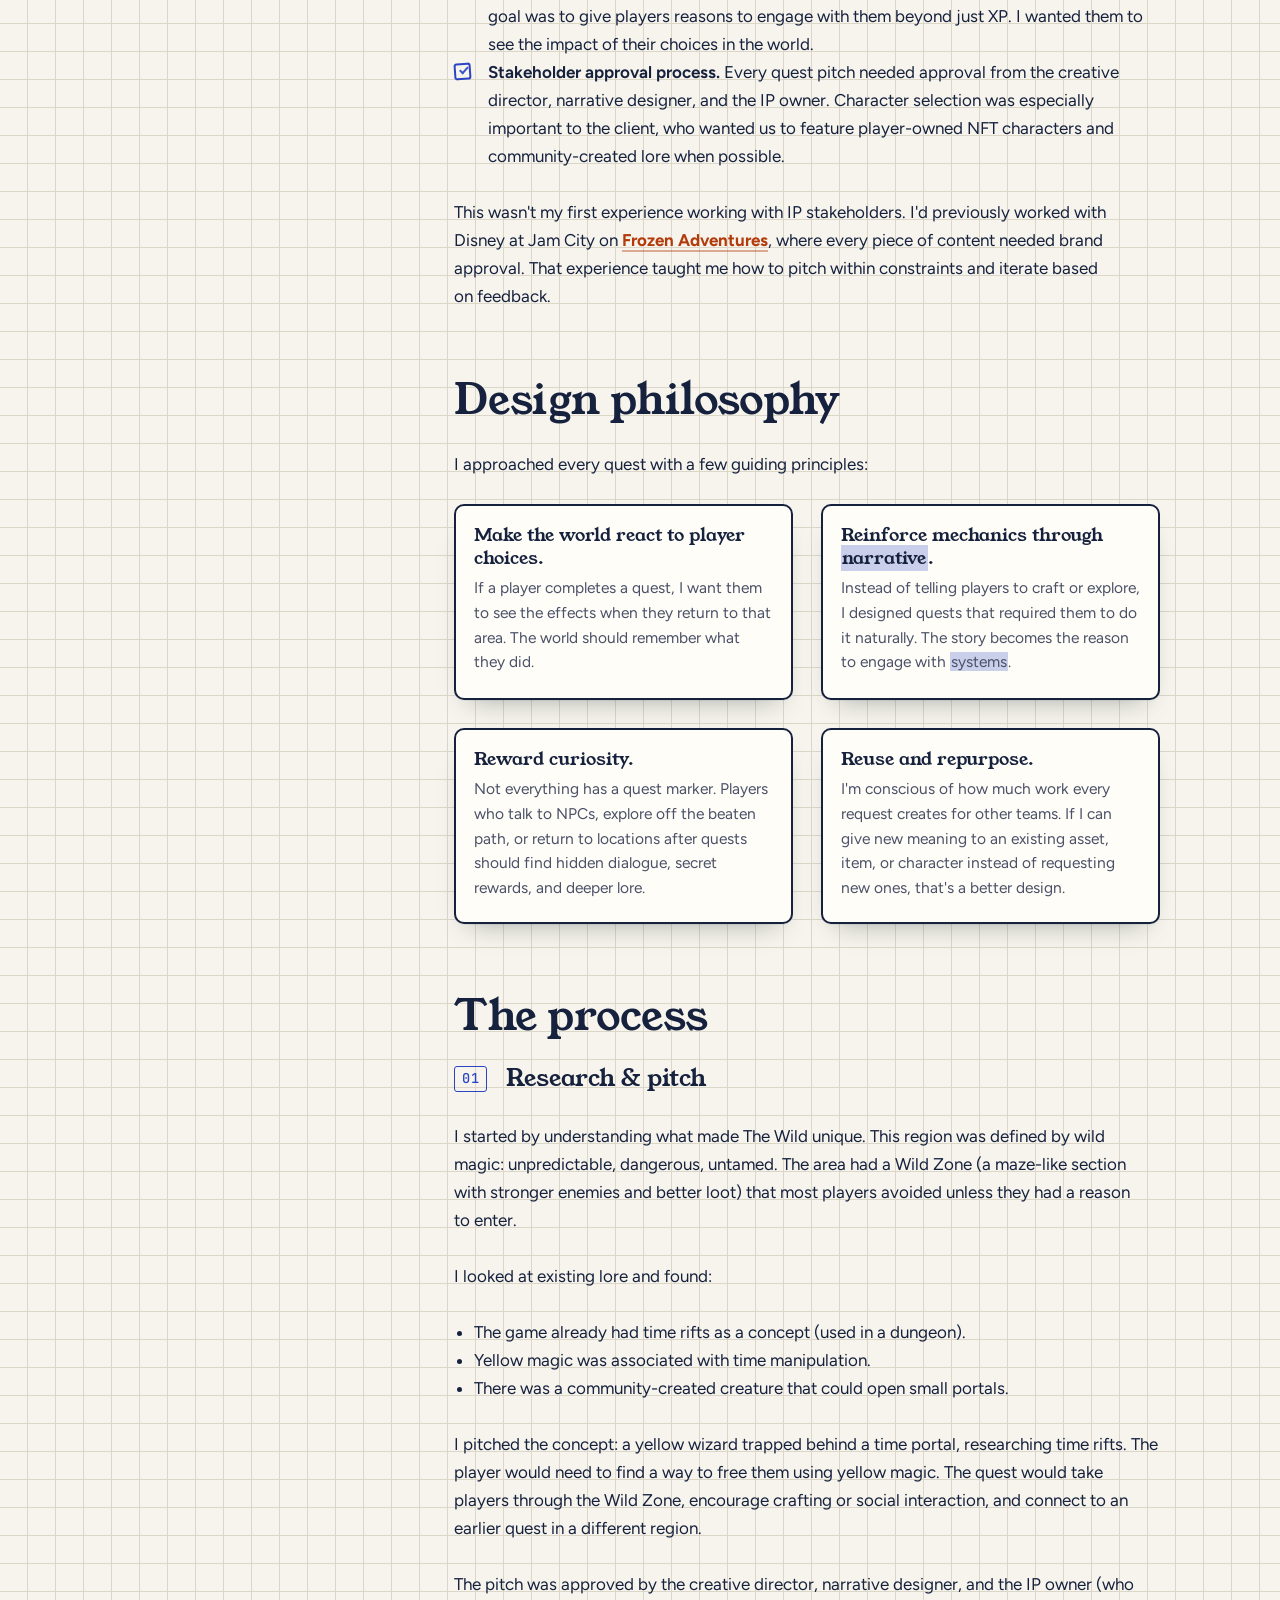
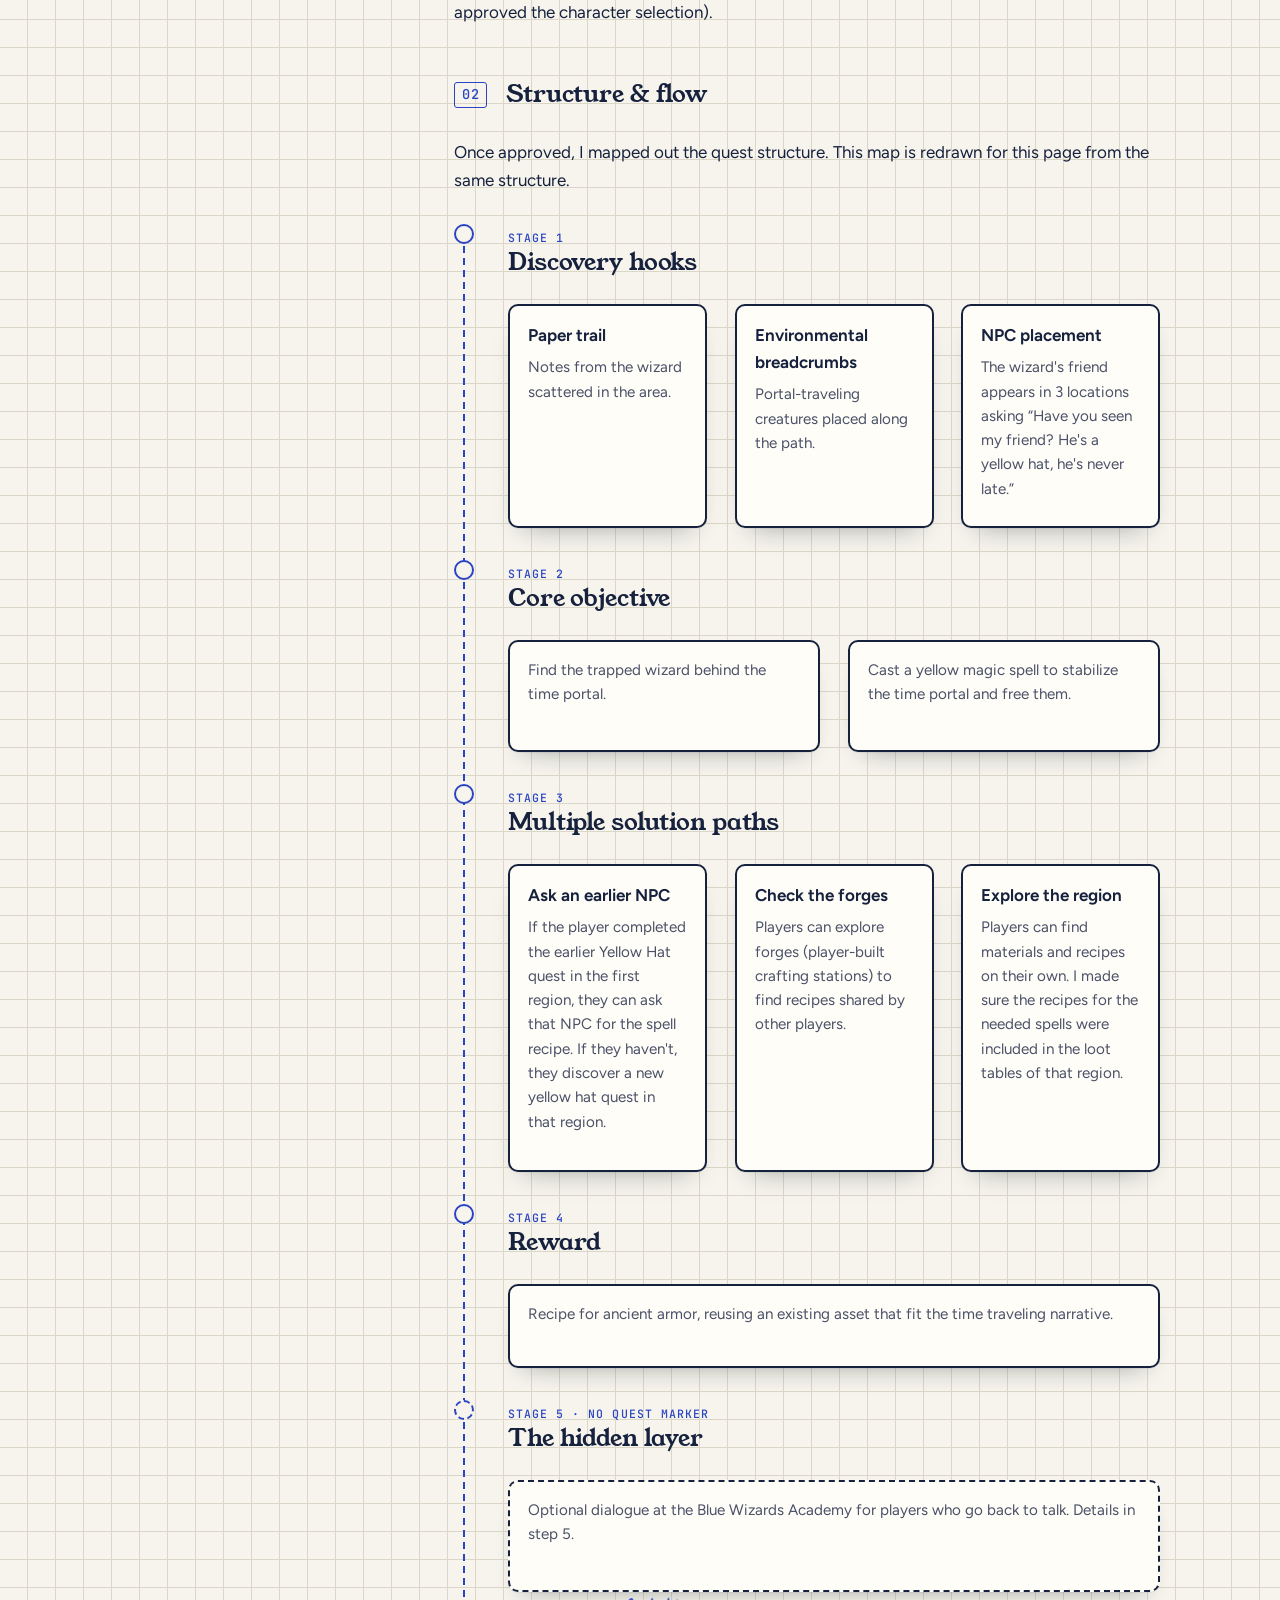
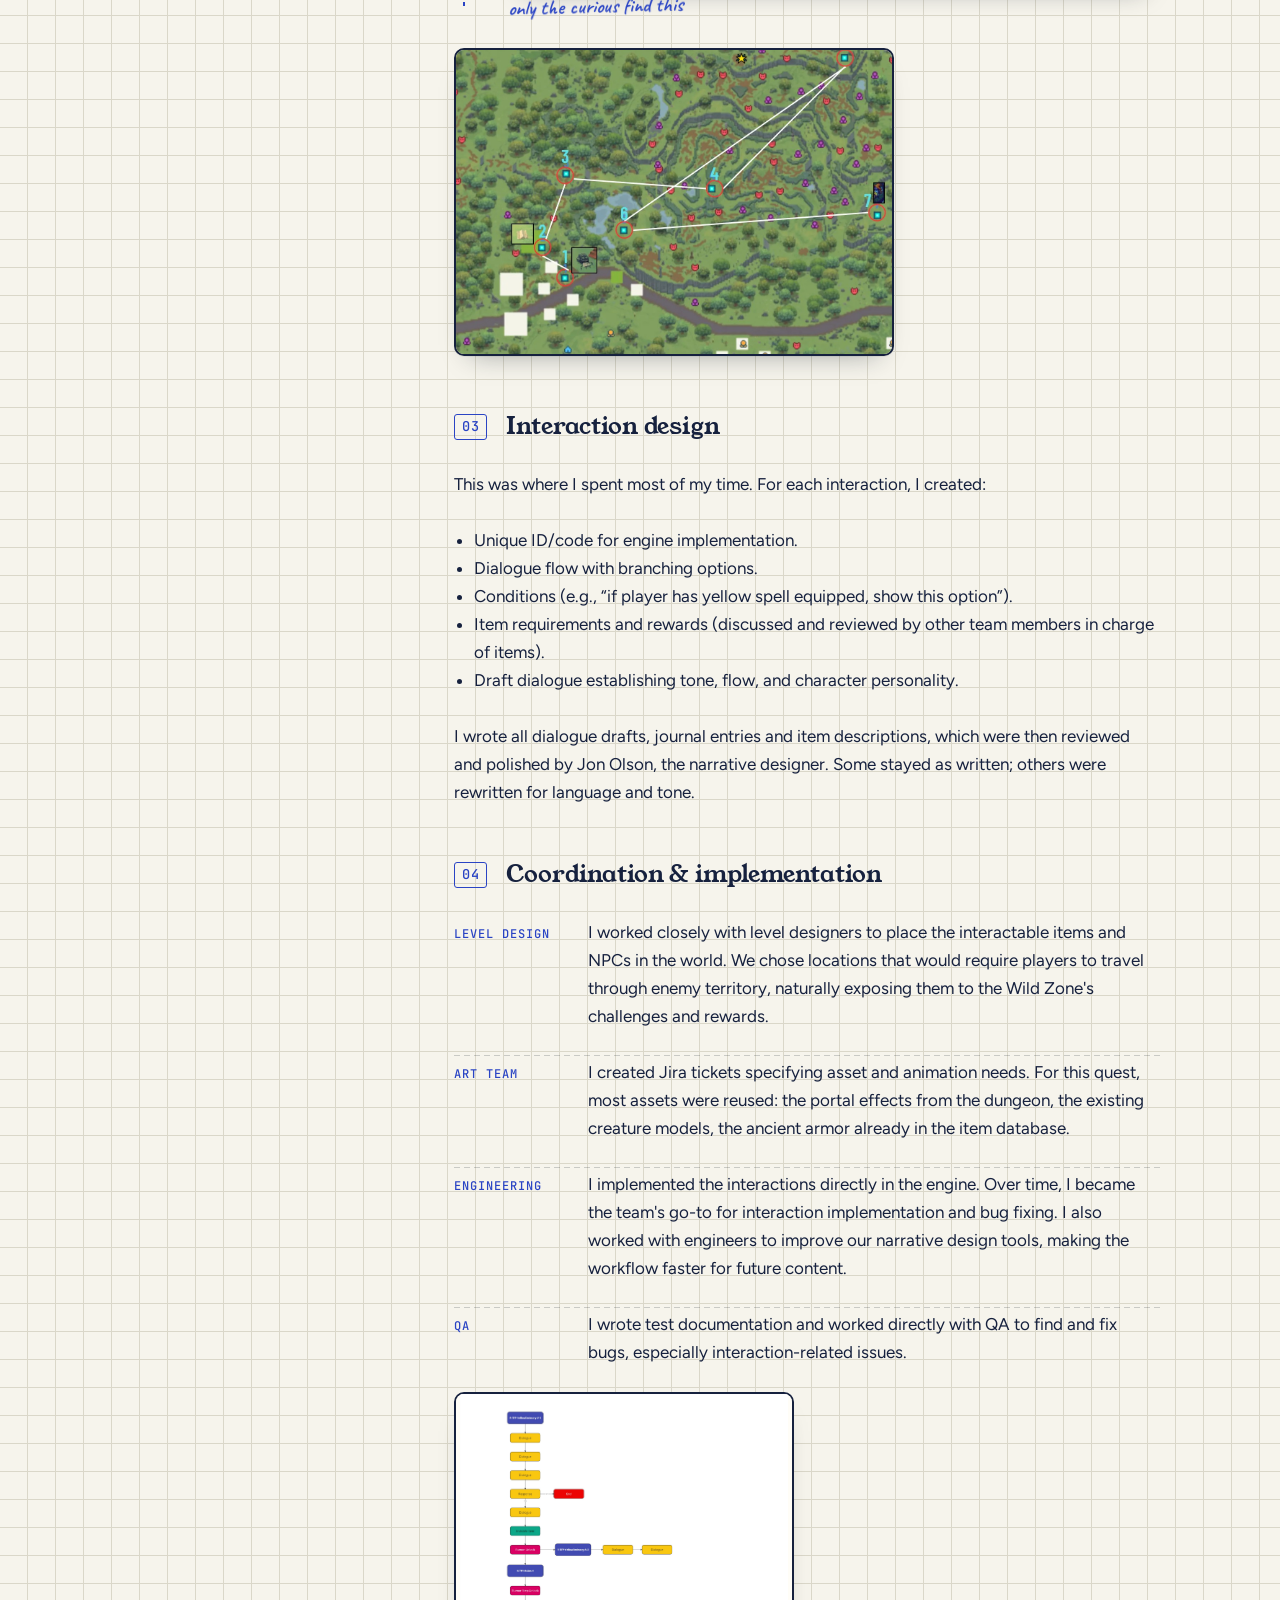
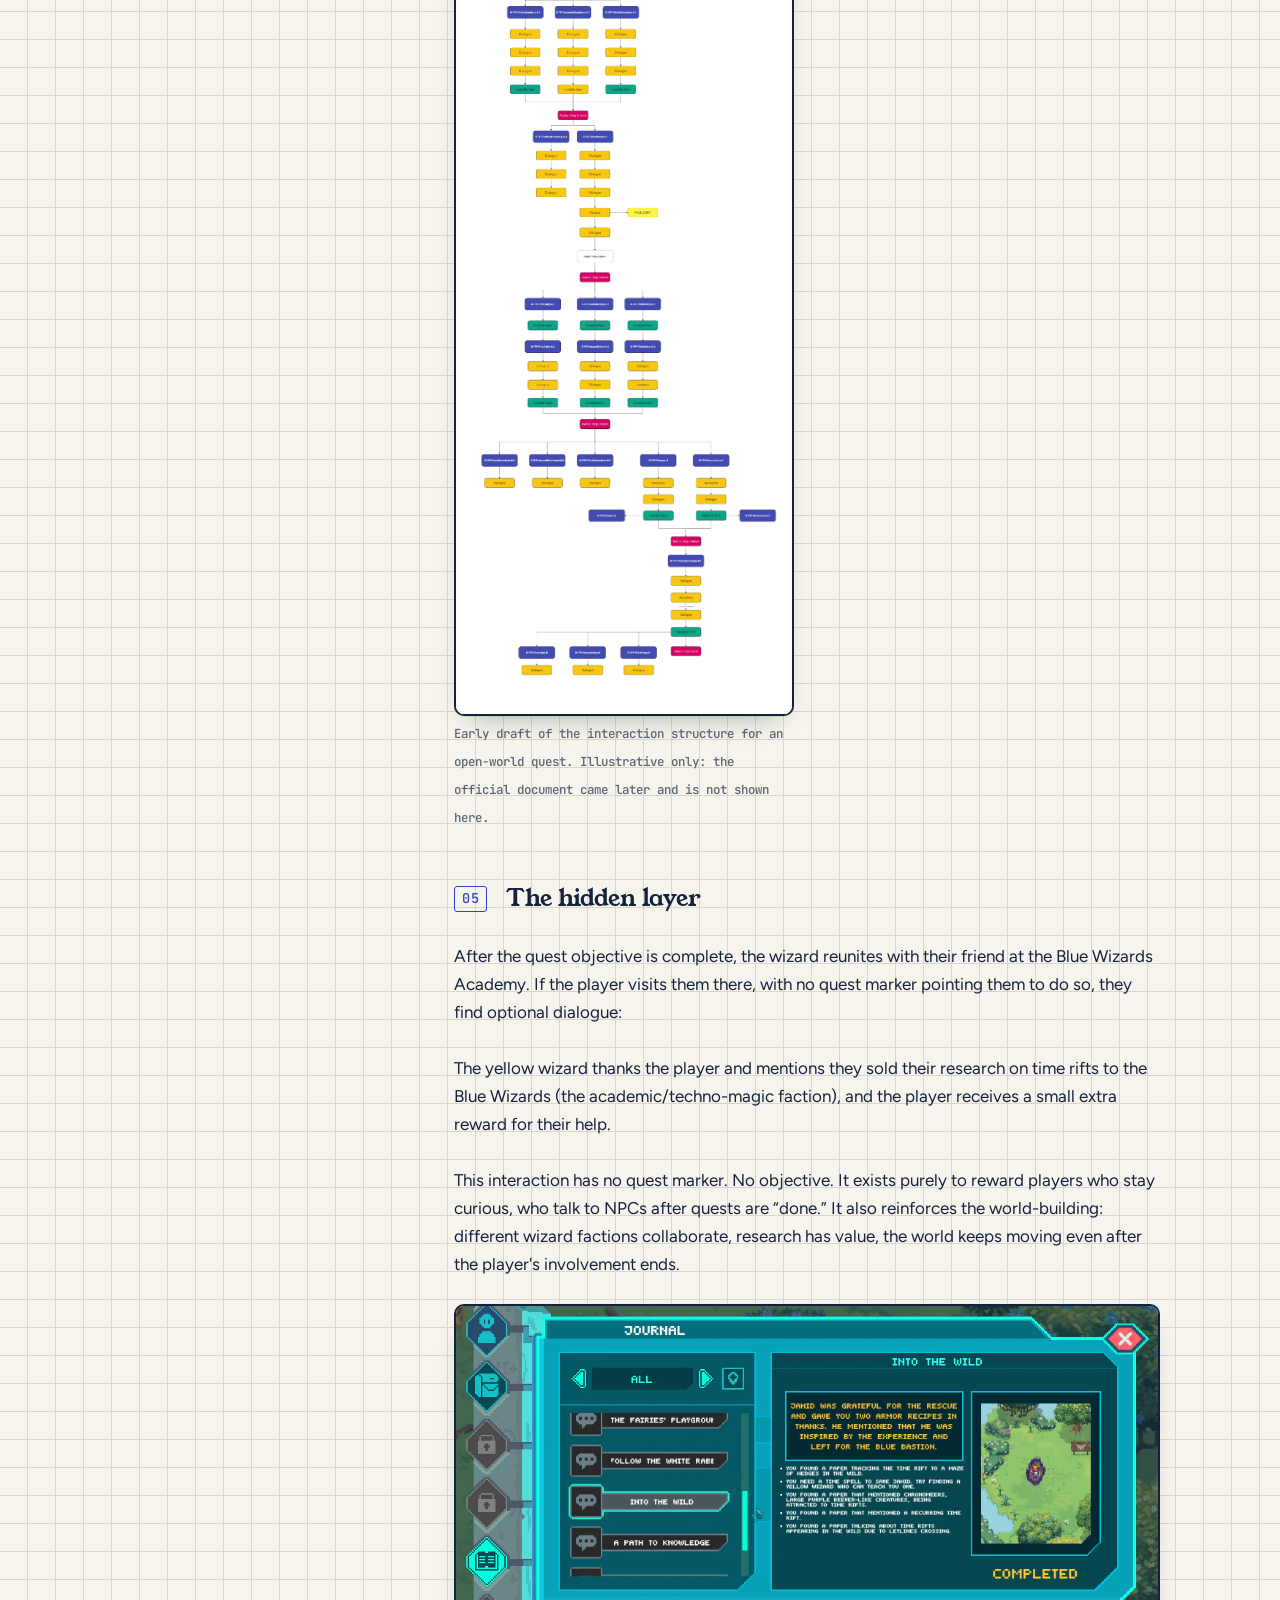
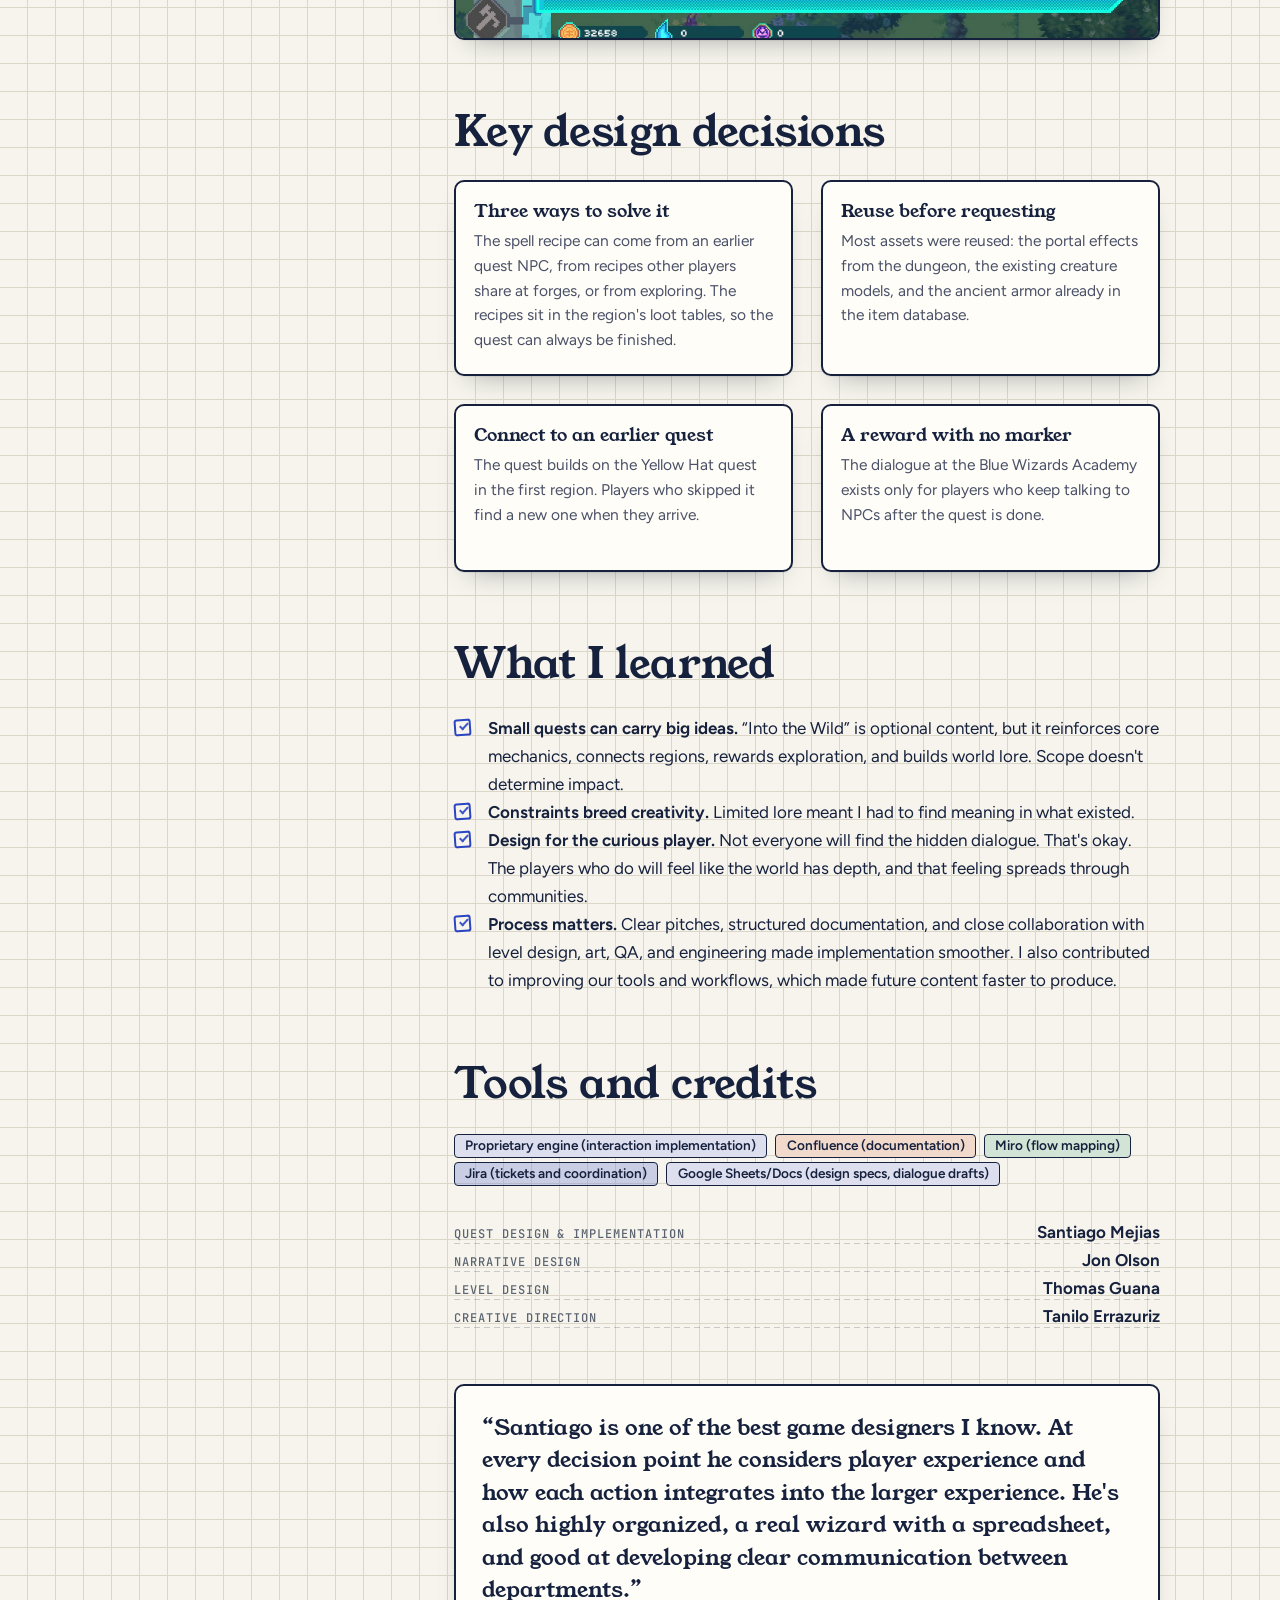
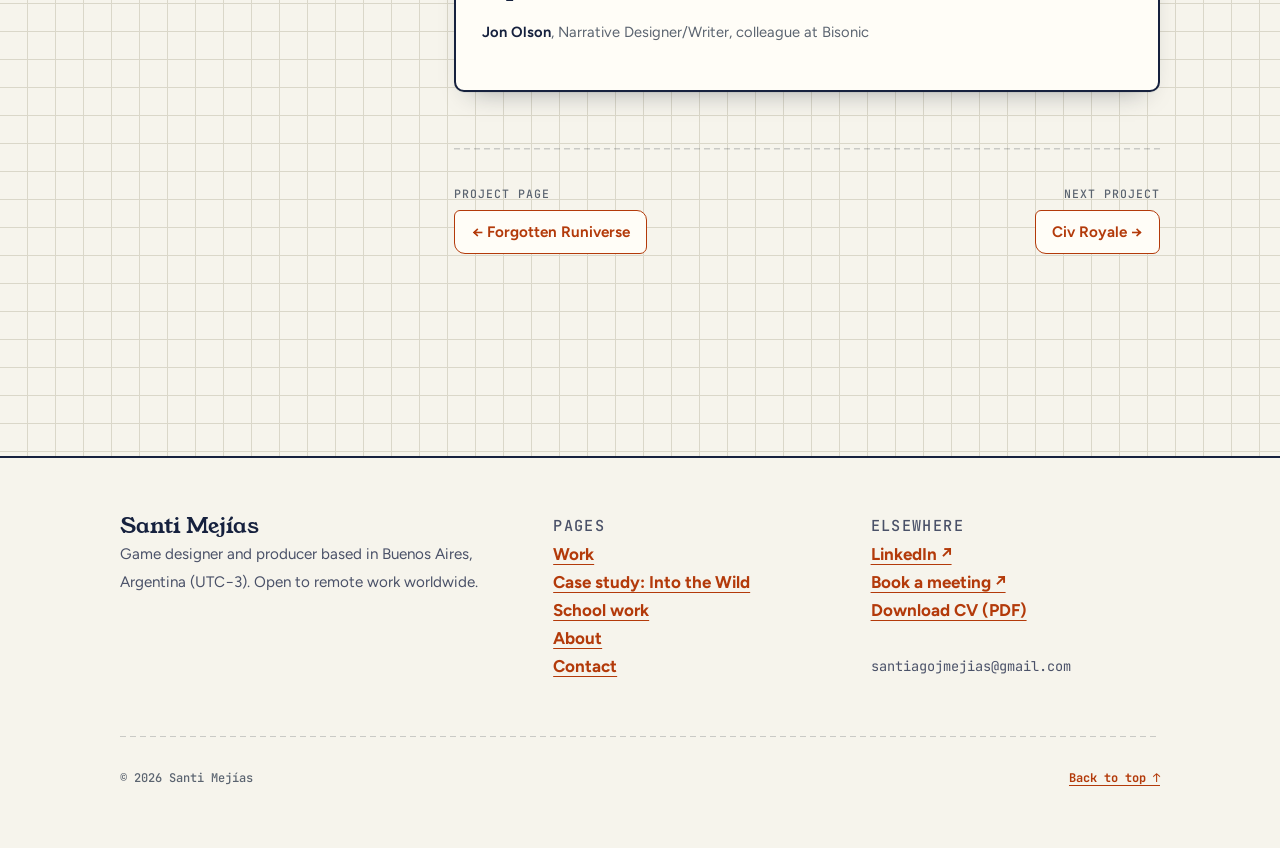
<file: into-the-wild.html>
<!doctype html>
<html lang="en">
<head>
<meta charset="utf-8">
<meta name="viewport" content="width=device-width, initial-scale=1, viewport-fit=cover">
<title>Into the Wild, a quest design case study | Santi Mejías</title>
<meta name="description" content="Case study of an optional exploration quest in Forgotten Runiverse: pitch, structure, interaction design and a hidden layer for curious players.">
<meta name="theme-color" content="#F6F4EC">
<meta property="og:type" content="website">
<meta property="og:title" content="Into the Wild, a quest design case study | Santi Mejías">
<meta property="og:description" content="Case study of an optional exploration quest in Forgotten Runiverse: pitch, structure, interaction design and a hidden layer for curious players.">
<meta name="twitter:card" content="summary">
<link rel="icon" href="assets/favicon.svg" type="image/svg+xml">
<link rel="preconnect" href="https://fonts.googleapis.com">
<link rel="preconnect" href="https://fonts.gstatic.com" crossorigin>
<link rel="stylesheet" href="https://fonts.googleapis.com/css2?family=Caveat:wght@600&family=Figtree:wght@400..700&family=JetBrains+Mono:wght@400..500&family=Young+Serif&display=swap">
<link rel="stylesheet" href="assets/css/style.css">
</head>
<body id="top">
<a class="skip" href="#main">Skip to content</a>
<header class="site-header">
  <div class="wrap">
    <a class="brand" href="index.html" aria-label="Santi Mejías, home"><b>Santi Mejías</b><span>Game Designer &amp; Producer</span></a>
    <nav class="nav" aria-label="Main">
      <ul>
        <li><a href="index.html#work" data-nav="work" aria-current="page">Work</a></li>
        <li><a href="about.html" data-nav="about">About</a></li>
        <li><a href="contact.html" data-nav="contact">Contact</a></li>
      </ul>
      <a class="btn btn--primary btn--sm" href="assets/Santiago-Mejias-CV.pdf">CV</a>
    </nav>
  </div>
</header>
<main id="main">

  <section class="page-head">
    <div class="wrap">
      <a class="btn btn--sm back" href="forgotten-runiverse.html">← Forgotten Runiverse</a>
      <h1>Into the Wild</h1>
      <p class="label">A quest design case study</p>
      <blockquote class="epigraph">“By the Ouroboros, you found me! I was starting to lose hope.”</blockquote>
      <ul class="tags">
        <li class="tag">Shipped</li>
        <li class="tag">MMORPG</li>
        <li class="tag">Quest design</li>
      </ul>
    </div>
  </section>

  <div class="wrap p-layout">
    <aside class="p-side">
      <dl class="facts facts--project">
        <div><dt>Role</dt><dd>Quest design and implementation</dd></div>
        <div><dt>Game</dt><dd>Forgotten Runiverse</dd></div>
        <div><dt>Studio</dt><dd>Bisonic</dd></div>
        <div><dt>Year</dt><dd>2024</dd></div>
      </dl>
      <nav class="side-block" aria-label="On this page">
        <h2>On this page</h2>
        <ul class="toc" data-toc>
          <li><a href="#overview" data-target="overview">Overview</a></li>
          <li><a href="#challenge" data-target="challenge">The challenge</a></li>
          <li><a href="#philosophy" data-target="philosophy">Design philosophy</a></li>
          <li><a href="#process" data-target="process">The process</a></li>
          <li><a href="#decisions" data-target="decisions">Key design decisions</a></li>
          <li><a href="#learned" data-target="learned">What I learned</a></li>
          <li><a href="#tools" data-target="tools">Tools and credits</a></li>
        </ul>
      </nav>
    </aside>

    <div class="p-main">

      <section id="overview">
        <h2>Overview</h2>
        <p>“Into the Wild” is an optional exploration quest in Forgotten Runiverse, an open-world MMORPG (read more about my work on this project <a class="link-quiet" href="forgotten-runiverse.html">here</a>). The quest takes place in The Wild, a region defined by untamed magic and dangerous creatures. Players discover a yellow wizard trapped behind a time portal and must find a way to free them.</p>
        <p>This case study walks through my design process from initial concept to final implementation, showing how I approached quest design to reinforce core mechanics, reward player curiosity, and build a world that feels alive.</p>
        <figure class="shot" style="--ratio:720 / 391">
  <div class="shot-frame">
    <div class="shot-empty"><span class="tag">Image slot</span><span>Opening image of the case study</span><code>assets/img/into-the-wild-1.jpg</code></div>
    <img data-base="assets/img/into-the-wild-1" src="assets/img/into-the-wild-1.jpg" alt="Into the Wild quest image" loading="lazy" decoding="async">
  </div>
</figure>
      </section>

      <section id="challenge">
        <h2>The challenge</h2>
        <p>Forgotten Runiverse had a few design constraints I needed to work within:</p>
        <ul class="checklist">
          <li><strong>Limited lore documentation.</strong> The IP had broad strokes but not deep detail. I had to create within that space while staying true to the world's tone and rules.</li>
          <li><strong>The game's tutorial was long and text-heavy.</strong> Players often forgot core mechanics like crafting, exploration, and the magic color system. I wanted quests to serve as organic reminders without feeling like tutorials.</li>
          <li><strong>Optional content needed to feel worthwhile.</strong> Most quests in the game were optional. My goal was to give players reasons to engage with them beyond just XP. I wanted them to see the impact of their choices in the world.</li>
          <li><strong>Stakeholder approval process.</strong> Every quest pitch needed approval from the creative director, narrative designer, and the IP owner. Character selection was especially important to the client, who wanted us to feature player-owned NFT characters and community-created lore when possible.</li>
        </ul>
        <p>This wasn't my first experience working with IP stakeholders. I'd previously worked with Disney at Jam City on <a class="link-quiet" href="frozen-adventures.html">Frozen Adventures</a>, where every piece of content needed brand approval. That experience taught me how to pitch within constraints and iterate based on feedback.</p>
      </section>

      <section id="philosophy">
        <h2>Design philosophy</h2>
        <p>I approached every quest with a few guiding principles:</p>
        <ul class="principles" data-reveal>
          <li><b>Make the world react to player choices.</b><span>If a player completes a quest, I want them to see the effects when they return to that area. The world should remember what they did.</span></li>
          <li><b>Reinforce mechanics through <mark>narrative</mark>.</b><span>Instead of telling players to craft or explore, I designed quests that required them to do it naturally. The story becomes the reason to engage with <mark>systems</mark>.</span></li>
          <li><b>Reward curiosity.</b><span>Not everything has a quest marker. Players who talk to NPCs, explore off the beaten path, or return to locations after quests should find hidden dialogue, secret rewards, and deeper lore.</span></li>
          <li><b>Reuse and repurpose.</b><span>I'm conscious of how much work every request creates for other teams. If I can give new meaning to an existing asset, item, or character instead of requesting new ones, that's a better design.</span></li>
        </ul>
      </section>

      <section id="process">
        <h2>The process</h2>
        <ol class="steps">

          <li class="step">
            <h3>Research &amp; pitch</h3>
            <p>I started by understanding what made The Wild unique. This region was defined by wild magic: unpredictable, dangerous, untamed. The area had a Wild Zone (a maze-like section with stronger enemies and better loot) that most players avoided unless they had a reason to enter.</p>
            <p>I looked at existing lore and found:</p>
            <ul>
              <li>The game already had time rifts as a concept (used in a dungeon).</li>
              <li>Yellow magic was associated with time manipulation.</li>
              <li>There was a community-created creature that could open small portals.</li>
            </ul>
            <p>I pitched the concept: a yellow wizard trapped behind a time portal, researching time rifts. The player would need to find a way to free them using yellow magic. The quest would take players through the Wild Zone, encourage crafting or social interaction, and connect to an earlier quest in a different region.</p>
            <p>The pitch was approved by the creative director, narrative designer, and the IP owner (who approved the character selection).</p>
          </li>

          <li class="step">
            <h3>Structure &amp; flow</h3>
            <p>Once approved, I mapped out the quest structure. This map is redrawn for this page from the same structure.</p>
            <ol class="flow" aria-label="Structure of the quest">
              <li class="stage" style="--i:0">
                <span class="label">Stage 1</span>
                <h4>Discovery hooks</h4>
                <div class="stage-grid">
                  <div class="stage-card"><b>Paper trail</b><span>Notes from the wizard scattered in the area.</span></div>
                  <div class="stage-card"><b>Environmental breadcrumbs</b><span>Portal-traveling creatures placed along the path.</span></div>
                  <div class="stage-card"><b>NPC placement</b><span>The wizard's friend appears in 3 locations asking “Have you seen my friend? He's a yellow hat, he's never late.”</span></div>
                </div>
              </li>
              <li class="stage" style="--i:1">
                <span class="label">Stage 2</span>
                <h4>Core objective</h4>
                <div class="stage-grid">
                  <div class="stage-card"><span>Find the trapped wizard behind the time portal.</span></div>
                  <div class="stage-card"><span>Cast a yellow magic spell to stabilize the time portal and free them.</span></div>
                </div>
              </li>
              <li class="stage" style="--i:2">
                <span class="label">Stage 3</span>
                <h4>Multiple solution paths</h4>
                <div class="stage-grid">
                  <div class="stage-card"><b>Ask an earlier NPC</b><span>If the player completed the earlier Yellow Hat quest in the first region, they can ask that NPC for the spell recipe. If they haven't, they discover a new yellow hat quest in that region.</span></div>
                  <div class="stage-card"><b>Check the forges</b><span>Players can explore forges (player-built crafting stations) to find recipes shared by other players.</span></div>
                  <div class="stage-card"><b>Explore the region</b><span>Players can find materials and recipes on their own. I made sure the recipes for the needed spells were included in the loot tables of that region.</span></div>
                </div>
              </li>
              <li class="stage" style="--i:3">
                <span class="label">Stage 4</span>
                <h4>Reward</h4>
                <div class="stage-card"><span>Recipe for ancient armor, reusing an existing asset that fit the time traveling narrative.</span></div>
              </li>
              <li class="stage is-hidden" style="--i:4">
                <span class="label">Stage 5&nbsp;· no quest marker</span>
                <h4>The hidden layer</h4>
                <div class="stage-card"><span>Optional dialogue at the Blue Wizards Academy for players who go back to talk. Details in step 5.</span></div>
                <span class="aside">only the curious find this</span>
              </li>
            </ol>
            <figure class="shot shot--small" style="--ratio:389 / 265">
  <div class="shot-frame">
    <div class="shot-empty"><span class="tag">Image slot</span><span>Quest icon or in-game shot</span><code>assets/img/into-the-wild-2.jpg</code></div>
    <img data-base="assets/img/into-the-wild-2" src="assets/img/into-the-wild-2.jpg" alt="Into the Wild quest icon" loading="lazy" decoding="async">
  </div>
</figure>
          </li>

          <li class="step">
            <h3>Interaction design</h3>
            <p>This was where I spent most of my time. For each interaction, I created:</p>
            <ul>
              <li>Unique ID/code for engine implementation.</li>
              <li>Dialogue flow with branching options.</li>
              <li>Conditions (e.g., “if player has yellow spell equipped, show this option”).</li>
              <li>Item requirements and rewards (discussed and reviewed by other team members in charge of items).</li>
              <li>Draft dialogue establishing tone, flow, and character personality.</li>
            </ul>
            <p>I wrote all dialogue drafts, journal entries and item descriptions, which were then reviewed and polished by Jon Olson, the narrative designer. Some stayed as written; others were rewritten for language and tone.</p>
          </li>

          <li class="step">
            <h3>Coordination &amp; implementation</h3>
            <ul class="rows">
              <li><b>Level design</b><span>I worked closely with level designers to place the interactable items and NPCs in the world. We chose locations that would require players to travel through enemy territory, naturally exposing them to the Wild Zone's challenges and rewards.</span></li>
              <li><b>Art team</b><span>I created Jira tickets specifying asset and animation needs. For this quest, most assets were reused: the portal effects from the dungeon, the existing creature models, the ancient armor already in the item database.</span></li>
              <li><b>Engineering</b><span>I implemented the interactions directly in the engine. Over time, I became the team's go-to for interaction implementation and bug fixing. I also worked with engineers to improve our narrative design tools, making the workflow faster for future content.</span></li>
              <li><b>QA</b><span>I wrote test documentation and worked directly with QA to find and fix bugs, especially interaction-related issues.</span></li>
            </ul>
            <figure class="shot shot--contain shot--narrow" style="--ratio:284 / 762">
  <div class="shot-frame">
    <div class="shot-empty"><span class="tag">Image slot</span><span>Early draft of the interaction structure</span><code>assets/img/into-the-wild-draft.jpg</code></div>
    <img data-base="assets/img/into-the-wild-draft" src="assets/img/into-the-wild-draft.jpg" alt="Early draft diagram of an open-world quest interaction timeline" loading="lazy" decoding="async">
  </div>
  <figcaption>Early draft of the interaction structure for an open-world quest. Illustrative only: the official document came later and is not shown here.</figcaption>
</figure>
          </li>

          <li class="step">
            <h3>The hidden layer</h3>
            <p>After the quest objective is complete, the wizard reunites with their friend at the Blue Wizards Academy. If the player visits them there, with no quest marker pointing them to do so, they find optional dialogue:</p>
            <p>The yellow wizard thanks the player and mentions they sold their research on time rifts to the Blue Wizards (the academic/techno-magic faction), and the player receives a small extra reward for their help.</p>
            <p>This interaction has no quest marker. No objective. It exists purely to reward players who stay curious, who talk to NPCs after quests are “done.” It also reinforces the world-building: different wizard factions collaborate, research has value, the world keeps moving even after the player's involvement ends.</p>
            <figure class="shot" style="--ratio:720 / 339">
  <div class="shot-frame">
    <div class="shot-empty"><span class="tag">Image slot</span><span>Image from the hidden layer section</span><code>assets/img/into-the-wild-3.jpg</code></div>
    <img data-base="assets/img/into-the-wild-3" src="assets/img/into-the-wild-3.jpg" alt="Into the Wild hidden dialogue" loading="lazy" decoding="async">
  </div>
</figure>
          </li>

        </ol>
      </section>

      <section id="decisions">
        <h2>Key design decisions</h2>
        <ul class="principles" data-reveal>
          <li><b>Three ways to solve it</b><span>The spell recipe can come from an earlier quest NPC, from recipes other players share at forges, or from exploring. The recipes sit in the region's loot tables, so the quest can always be finished.</span></li>
          <li><b>Reuse before requesting</b><span>Most assets were reused: the portal effects from the dungeon, the existing creature models, and the ancient armor already in the item database.</span></li>
          <li><b>Connect to an earlier quest</b><span>The quest builds on the Yellow Hat quest in the first region. Players who skipped it find a new one when they arrive.</span></li>
          <li><b>A reward with no marker</b><span>The dialogue at the Blue Wizards Academy exists only for players who keep talking to NPCs after the quest is done.</span></li>
        </ul>
      </section>

      <section id="learned">
        <h2>What I learned</h2>
        <ul class="checklist">
          <li><strong>Small quests can carry big ideas.</strong> “Into the Wild” is optional content, but it reinforces core mechanics, connects regions, rewards exploration, and builds world lore. Scope doesn't determine impact.</li>
          <li><strong>Constraints breed creativity.</strong> Limited lore meant I had to find meaning in what existed.</li>
          <li><strong>Design for the curious player.</strong> Not everyone will find the hidden dialogue. That's okay. The players who do will feel like the world has depth, and that feeling spreads through communities.</li>
          <li><strong>Process matters.</strong> Clear pitches, structured documentation, and close collaboration with level design, art, QA, and engineering made implementation smoother. I also contributed to improving our tools and workflows, which made future content faster to produce.</li>
        </ul>
      </section>

      <section id="tools">
        <h2>Tools and credits</h2>
        <ul class="chips">
          <li>Proprietary engine (interaction implementation)</li>
          <li>Confluence (documentation)</li>
          <li>Miro (flow mapping)</li>
          <li>Jira (tickets and coordination)</li>
          <li>Google Sheets/Docs (design specs, dialogue drafts)</li>
        </ul>
        <ul class="credits">
          <li><span>Quest design &amp; implementation</span><span>Santiago Mejias</span></li>
          <li><span>Narrative design</span><span>Jon Olson</span></li>
          <li><span>Level design</span><span>Thomas Guana</span></li>
          <li><span>Creative direction</span><span>Tanilo Errazuriz</span></li>
        </ul>
      </section>

      <figure class="pull" data-reveal><blockquote>“Santiago is one of the best game designers I know. At every decision point he considers player experience and how each action integrates into the larger experience. He's also highly organized, a real wizard with a spreadsheet, and good at developing clear communication between departments.”</blockquote><figcaption><b>Jon Olson</b>, Narrative Designer/Writer, colleague at Bisonic</figcaption></figure>

      <nav class="p-next" aria-label="More projects">
        <a href="forgotten-runiverse.html"><span class="label">Project page</span><b>← Forgotten Runiverse</b></a>
        <a href="civ-royale.html"><span class="label">Next project</span><b>Civ Royale →</b></a>
      </nav>

    </div>
  </div>

</main>
<footer class="site-footer">
  <div class="wrap">
    <div>
      <h2>Santi Mejías</h2>
      <p>Game designer and producer based in Buenos Aires, Argentina (UTC−3). Open to remote work worldwide.</p>
    </div>
    <nav aria-label="Footer">
      <p class="label">Pages</p>
      <ul>
        <li><a href="index.html#work">Work</a></li>
        <li><a href="into-the-wild.html">Case study: Into the Wild</a></li>
        <li><a href="school-work.html">School work</a></li>
        <li><a href="about.html">About</a></li>
        <li><a href="contact.html">Contact</a></li>
      </ul>
    </nav>
    <div>
      <p class="label">Elsewhere</p>
      <ul>
        <li><a href="https://www.linkedin.com/in/santiago-javier-mejias-/" target="_blank" rel="noopener">LinkedIn ↗</a></li>
        <li><a href="https://calendar.app.google/2KfUpY6mjVkL8NZu5" target="_blank" rel="noopener">Book a meeting ↗</a></li>
        <li><a href="assets/Santiago-Mejias-CV.pdf">Download CV (PDF)</a></li>
      </ul>
      <p class="mono addr">santiagojmejias@gmail.com</p>
    </div>
    <div class="fine">
      <p>© 2026 Santi Mejías</p>
      <p><a href="#top">Back to top ↑</a></p>
    </div>
  </div>
</footer>
<a class="book" href="https://calendar.app.google/2KfUpY6mjVkL8NZu5" target="_blank" rel="noopener"><svg viewBox="0 0 24 24" fill="none" stroke="currentColor" stroke-width="2.2" stroke-linecap="round" stroke-linejoin="round" aria-hidden="true"><rect x="3.5" y="5" width="17" height="15.5" rx="2.5"/><path d="M3.5 10h17M8 3v4M16 3v4"/></svg>Book a meeting</a>
<script src="assets/js/main.js" defer></script>
</body>
</html>
</file>
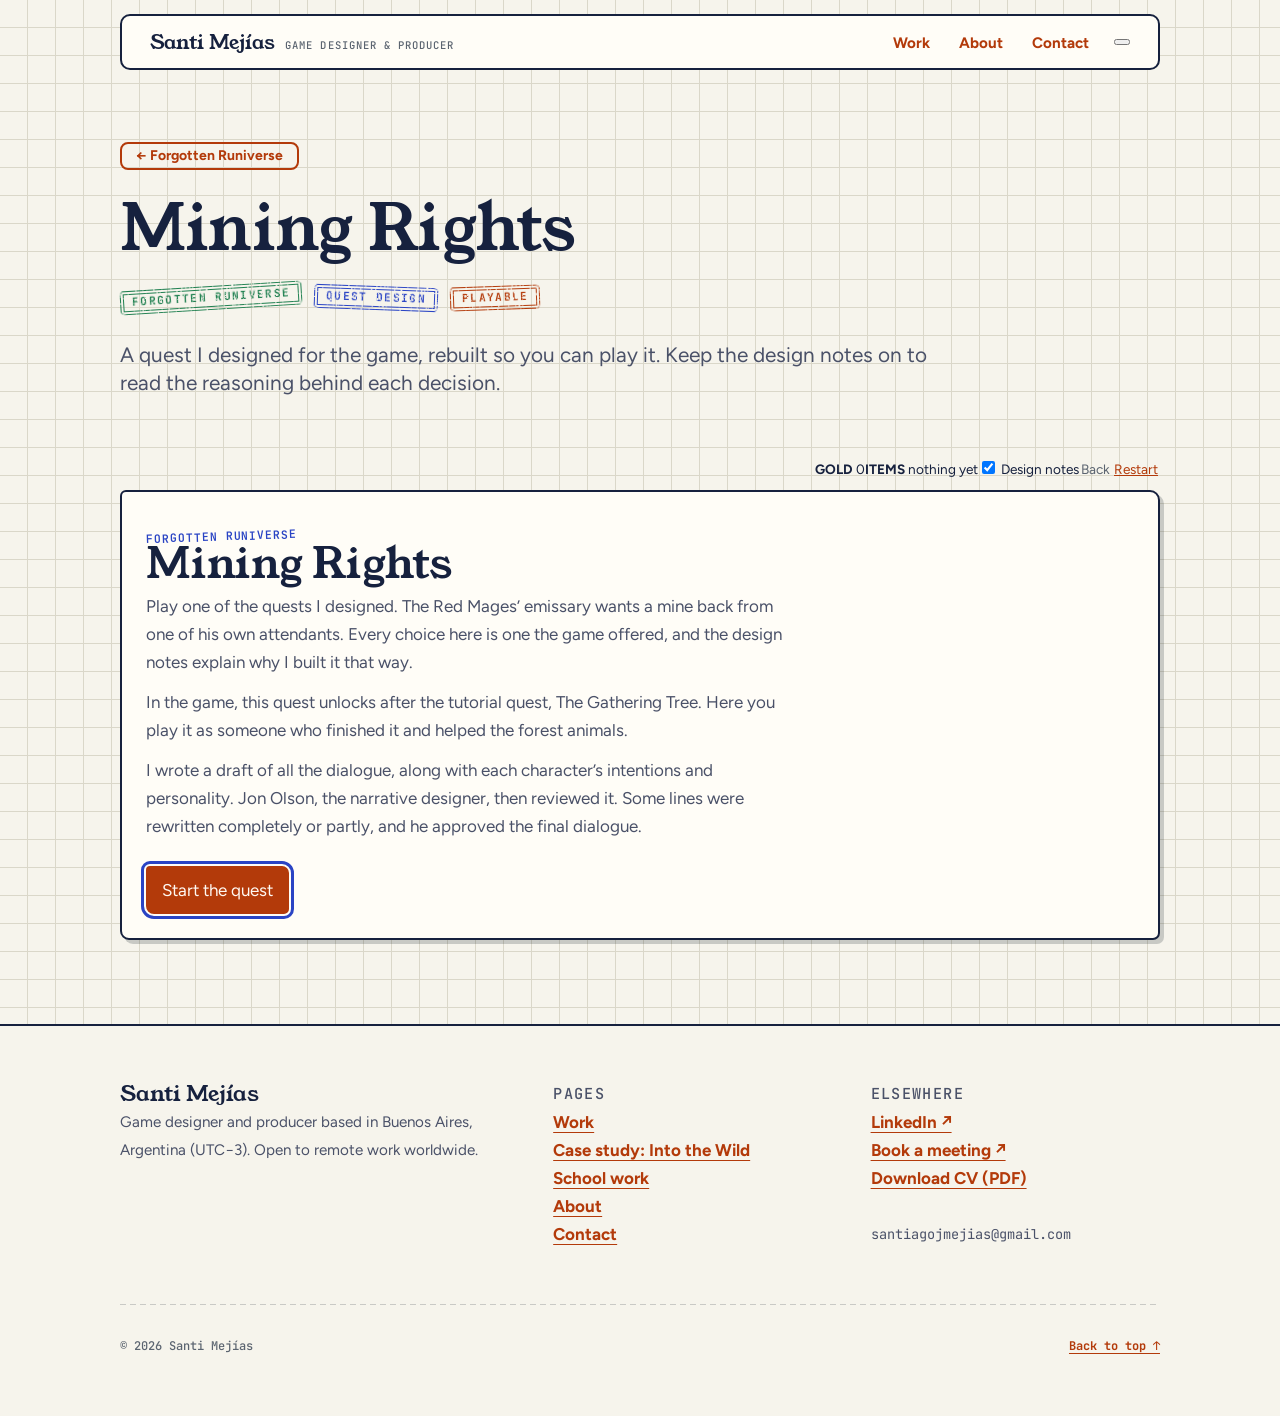
<file: mining-rights.html>
<!doctype html>
<html lang="en">
<head>
<meta charset="utf-8">
<meta name="viewport" content="width=device-width, initial-scale=1, viewport-fit=cover">
<title>Mining Rights, playable | Santi Mejías</title>
<meta name="description" content="Play Mining Rights, a branching quest I designed for Forgotten Runiverse, with design notes explaining the reasoning behind each decision.">
<meta name="theme-color" content="#F1F0E9" media="(prefers-color-scheme: light)">
<meta name="theme-color" content="#10151C" media="(prefers-color-scheme: dark)">
<meta property="og:type" content="website">
<meta property="og:title" content="Mining Rights, playable | Santi Mejías">
<meta property="og:description" content="Play Mining Rights, a branching quest I designed for Forgotten Runiverse, with design notes explaining the reasoning behind each decision.">
<meta name="twitter:card" content="summary">
<link rel="icon" href="assets/favicon.svg" type="image/svg+xml">
<link rel="preconnect" href="https://fonts.googleapis.com">
<link rel="preconnect" href="https://fonts.gstatic.com" crossorigin>
<link rel="stylesheet" href="https://fonts.googleapis.com/css2?family=Caveat:wght@600&family=Figtree:wght@400..700&family=JetBrains+Mono:wght@400..500&family=Young+Serif&display=swap">
<link rel="stylesheet" href="assets/css/style.css">
</head>
<body id="top">
<a class="skip" href="#main">Skip to content</a>
<header class="site-header">
  <div class="wrap">
    <a class="brand" href="index.html" aria-label="Santi Mejías, home"><b>Santi Mejías</b><span>Game Designer &amp; Producer</span></a>
    <nav class="nav" aria-label="Main">
      <ul>
        <li><a href="index.html#work" data-nav="work">Work</a></li>
        <li><a href="about.html" data-nav="about">About</a></li>
        <li><a href="contact.html" data-nav="contact">Contact</a></li>
      </ul>
      <button class="theme-btn" type="button" data-theme-toggle aria-label="Switch between light and dark theme">
        <svg viewBox="0 0 24 24" fill="none" stroke="currentColor" stroke-width="2" stroke-linecap="round" stroke-linejoin="round" aria-hidden="true"><circle cx="12" cy="12" r="8.5"/><path d="M12 3.5v17a8.5 8.5 0 0 0 0-17z" fill="currentColor"/></svg>
      </button>
    </nav>
  </div>
</header>
<main id="main">

  <section class="page-head">
    <div class="wrap">
      <a class="btn btn--sm back" href="forgotten-runiverse.html#mining-rights">← Forgotten Runiverse</a>
      <h1>Mining Rights</h1>
      <ul class="tags">
        <li class="tag">Forgotten Runiverse</li>
        <li class="tag">Quest design</li>
        <li class="tag">Playable</li>
      </ul>
      <p class="p-lede">A quest I designed for the game, rebuilt so you can play it. Keep the design notes on to read the reasoning behind each decision.</p>
    </div>
  </section>

  <div class="wrap">
    <section class="mr" id="mr" aria-label="Mining Rights, playable quest">
      <div class="mr-bar">
        <div class="mr-hud" id="hud" aria-label="Your status"></div>
        <label><input type="checkbox" id="notes" checked> Design notes</label>
        <button class="mr-link" id="back" type="button" disabled>Back</button>
        <button class="mr-link" id="restart" type="button">Restart</button>
      </div>
      <div id="log" aria-live="polite"></div>
    </section>
  </div>

</main>
<footer class="site-footer">
  <div class="wrap">
    <div>
      <h2>Santi Mejías</h2>
      <p>Game designer and producer based in Buenos Aires, Argentina (UTC−3). Open to remote work worldwide.</p>
    </div>
    <nav aria-label="Footer">
      <p class="label">Pages</p>
      <ul>
        <li><a href="index.html#work">Work</a></li>
        <li><a href="into-the-wild.html">Case study: Into the Wild</a></li>
        <li><a href="school-work.html">School work</a></li>
        <li><a href="about.html">About</a></li>
        <li><a href="contact.html">Contact</a></li>
      </ul>
    </nav>
    <div>
      <p class="label">Elsewhere</p>
      <ul>
        <li><a href="https://www.linkedin.com/in/santiago-javier-mejias-/" target="_blank" rel="noopener">LinkedIn ↗</a></li>
        <li><a href="https://calendar.app.google/2KfUpY6mjVkL8NZu5" target="_blank" rel="noopener">Book a meeting ↗</a></li>
        <li><a href="assets/Santiago-Mejias-CV.pdf">Download CV (PDF)</a></li>
      </ul>
      <p class="mono addr">santiagojmejias@gmail.com</p>
    </div>
    <div class="fine">
      <p>© 2026 Santi Mejías</p>
      <p><a href="#top">Back to top ↑</a></p>
    </div>
  </div>
</footer>
<script src="assets/js/main.js" defer></script>
<script>
(function () {
  'use strict';
  var mrEl = document.getElementById('mr');
  var reduce = window.matchMedia('(prefers-reduced-motion: reduce)').matches;
  var logEl = document.getElementById('log');
  var hudEl = document.getElementById('hud');
  var st;
  var found = {};          // endings found, kept across restarts

  function fresh() {
    return { tree: true, curse: false, heat: false, contract: false, tents: false, guardDone: false, bandit: false, captain: false, entry: null,
             gaines: null, answer: null, gold: 0, items: [] };
  }
  // where the front door leads once the guard is down: you resume where you left off
  function resume(s) {
    if (s.captain) return 'gaines';
    if (s.tents && !s.bandit) return 'grunts';
    if (s.tents && s.bandit) return 'captain';
    return 'inside';
  }
  function addItem(s, name) { if (s.items.indexOf(name) < 0) s.items.push(name); }

  // ----- line builders -----
  function say(who, t) { return ['say', who, t]; }
  function narr(t) { return ['narr', t]; }
  function sys(kind, t) { return ['sys', kind, t]; }

  var ALF = 'Alfus, the Red Emissary';
  var PITCH_Q = "What do you say? I'll make it worth your while, and believe me—I'm a good friend to have.";

  // ----- passages -----
  // lines: array or fn(state). choices: array or fn(state) of {t, to, fx, show, off}
  var P = {
    a1: {
      lines: [
        narr('You find Alfus, the Red Emissary, at the starting camp.'),
        say(ALF, "Hello there, fair Wizard. I'm Alfus, an Emissary from the Red Capital."),
        say(ALF, 'The emissaries are here for one reason, and one reason only: opportunity.'),
        say(ALF, 'That portal you came through represents the biggest influx of magic to the world since who knows when.'),
        say(ALF, 'But the only way to seize this particular opportunity is by offering some in return. And have I got an opportunity for you!'),
        say(ALF, PITCH_Q)
      ],
      note: 'Alfus sells the job as an opportunity, not a favor. I wanted players to hear how the Red Mages talk before they learn anything about their rules: ambitious, businesslike, a little cyberpunk.',
      choices: [
        { t: '“I’m not interested.”', to: 'decline' },
        { t: 'Hear him out', to: 'pitch' }
      ]
    },
    decline: {
      lines: [say(ALF, "You'll be back...")],
      note: 'Saying no never closes the quest. I didn\'t want to punish players for not being ready, so Alfus is still there when they come back.',
      choices: [{ t: 'Walk away, then come back later', to: 'a2' }]
    },
    a2: {
      lines: [
        narr('You return to Alfus.'),
        say(ALF, "Ah, I knew you'd be back eventually! These guys doubted you, but I had faith."),
        say(ALF, PITCH_Q)
      ],
      note: 'The second time, Alfus acts like he expected it. A small change in his lines, so coming back feels like it was noticed.',
      choices: [
        { t: '“I’m not interested.”', to: 'decline2' },
        { t: 'Hear him out', to: 'pitch' }
      ]
    },
    decline2: {
      lines: [say(ALF, "I'll be here if you change your mind.")],
      note: 'Same idea as before: no is never a dead end. The offer stays open for as long as the player needs.',
      choices: [{ t: 'Think it over', to: 'a2' }]
    },
    pitch: {
      lines: [
        say(ALF, 'What I need is for you to check in on a man named Gaines, one of my attendants, whose ambition has gotten the better of his senses.'),
        say(ALF, 'He has seized an "abandoned" mine to the southwest of here in hopes of easy resources.'),
        say(ALF, 'But the law of the Red Capital recognized the local territory as "locally sovereign", which makes his seizure explicitly illegal.'),
        say(ALF, "I want to offer you a contract to remove the opportunist from the mine. I need a word with him. I'm offering a recipe for Heat Wave up front and 50 gold and a mount upon completion."),
        say(ALF, 'What do you say? Do we have a deal?')
      ],
      note: 'The pitch is where I plant the Red Mages\' own law ("locally sovereign"). Alfus wants a man removed, but he makes it sound like a legal matter, which is how a Red Mage would frame it.',
      choices: [
        { t: 'Sign the contract', to: 'contract' },
        { t: '\u201cI\u2019m not ready.\u201d', to: 'notReady' }
      ]
    },
    notReady: {
      lines: [say(ALF, "You'll be back...")],
      note: 'This is the last chance to step back before signing. I wanted the player to be able to hesitate here and not be pushed into the contract.',
      choices: [{ t: 'Walk away, then come back later', to: 'a2' }]
    },
    contract: {
      fx: function (s) { s.contract = true; addItem(s, 'Contract with Alfus'); addItem(s, 'Heat Wave recipe'); },
      lines: [
        sys('item', 'Quest item: Contract with Alfus. “A contract you made with Alfus with a lot fine print.”'),
        say(ALF, 'Here\'s the recipe. It details my first "cleaning" job... I can still smell the smoke. Never underestimate what a little fire can accomplish.'),
        sys('reward', 'Recipe: Heat Wave'),
        say(ALF, 'Now, go southwest, find that mine, and show my former assistant exactly who the real boss is.')
      ],
      note: 'The contract has no mechanical use at first, and that was on purpose. Its fine print pays off at the end. Alfus also hands over Heat Wave up front, which is the spell the tent shortcut asks for.',
      choices: [{ t: 'Leave Alfus', to: 'camp' }]
    },
    camp: {
      lines: [narr('Before you go, there are a few things you can do at the camp.')],
      choices: function (s) {
        return [
          { t: 'Listen to the Red Attendants', to: 'attendants' },
          { t: 'Craft Heat Wave', to: 'craft', show: !s.heat },
          { t: 'Ask Alfus where the mine is', to: 'dirs' },
          { t: 'Head for the mine', to: 'entrance' }
        ];
      }
    },
    attendants: {
      lines: [
        say('Red Attendant A', 'I tried to warn the Emissary, Attendant Gaines only cares about himself.'),
        say('Red Attendant B', "I don't know how someone could waste the opportunity of working with the Emissary.")
      ],
      note: 'I wanted the player to hear two opinions about Gaines before ever meeting him. The quest asks them to decide what to do with him, so they should have something to decide with.',
      choices: [{ t: 'Back to the camp', to: 'camp' }]
    },
    craft: {
      fx: function (s) { s.heat = true; addItem(s, 'Heat Wave'); s.items = s.items.filter(function (i) { return i !== 'Heat Wave recipe'; }); },
      lines: [sys('progress', 'You craft Heat Wave.')],
      note: 'Equipping the spell is the player\'s choice. Without it the tent shortcut is not available, and I preferred that to an automatic reward.',
      choices: [{ t: 'Back to the camp', to: 'camp' }]
    },
    dirs: {
      lines: [say(ALF, 'Just head a bit south and a fair way east to find the mine entrance.')],
      choices: [{ t: 'Back to the camp', to: 'camp' }]
    },
    entrance: {
      lines: function (s) {
        if (s.guardDone) return [narr('You are back at the mine entrance. The guard is still down.')];
        return [
          narr('You head south and a fair way east. In the middle of the forest, a guard stands at the mine\u2019s door.'),
          say('Mine entrance guard', 'This area is off-limits.'),
          say('Mine entrance guard', 'Leave. Now.')
        ];
      },
      note: 'The front door is the simplest way in: one guard, one fight. Players who explored an earlier quest get a different option.',
      choices: function (s) {
        var c = s.guardDone
          ? [{ t: 'Go back into the mine', to: resume(s) }, { t: 'Walk away', to: 'camp' }]
          : [{ t: 'Fight your way in', to: 'guardFight' }, { t: 'Walk away', to: 'camp' }];
        if (s.curse) c.push({ t: 'Look around the entrance first', to: 'animal' });
        return c;
      }
    },
    guardFight: {
      lines: [say('Mine entrance guard', 'Come at me... bro!'), sys('battle', 'Battle: the mine entrance guard')],
      note: 'In the game, combat decides this. In this demo you choose the result so you can see both.',
      choices: [
        { t: 'Win the battle', to: 'inside', fx: function (s) { s.entry = 'front'; s.guardDone = true; } },
        { t: 'Lose the battle', to: 'guardLost' }
      ]
    },
    guardLost: {
      lines: [say('Mine entrance guard', 'Pfff, pathetic.')],
      choices: [{ t: 'Try again', to: 'entrance' }]
    },
    animal: {
      lines: [
        narr('Near the entrance, an animal looks up at you.'),
        say('Talking animal', "Hey, I recognize you! You're one of the humans that broke the curse on the wood!"),
        say('Talking animal', 'Is there anything I can help you with?'),
        say('Talking animal', 'You need to get into the mine? I used to hang out there myself, until those jerks moved in.'),
        say('Talking animal', "Follow me, I'll show you my private entrance."),
        say('Talking animal', 'Ready to go in?')
      ],
      note: 'One quest rewards the player for finishing another. I like when the world remembers what you did, and here it also gives the shortest route to Gaines.',
      choices: [
        { t: 'Go in', to: 'gaines', fx: function (s) { s.entry = 'secret'; } },
        { t: 'Walk away', to: 'camp' }
      ]
    },
    inside: {
      lines: [
        narr('Inside the mine there is a camp you can interact with.'),
        narr('The tents, though thick, look like they might burn with a strong enough flame, causing a distraction.'),
        narr('What will you do?')
      ],
      note: 'This is where the Heat Wave from the contract matters. A player who connects the two gets an easier fight, and the choice feels smart instead of lucky.',
      choices: function (s) {
        return [
          { t: 'Use Heat Wave to burn the tents', to: 'tents', off: s.heat ? null : 'You need Heat Wave' },
          { t: 'Leave the tents alone', to: 'captain' }
        ];
      }
    },
    tents: {
      fx: function (s) { s.tents = true; },
      lines: [
        narr('The tents immediately catch fire, alerting two of the guards who come running to deal with the flames.'),
        say('Bandit grunt', 'You there! Did you think you could destroy our stuff and get away with it?'),
        sys('battle', 'Battle: the two grunts')
      ],
      note: 'Burning the tents splits the group: first the grunts, then the captain alone. Skip the tents and you face the captain and both grunts together.',
      choices: [
        { t: 'Win the battle', to: 'captain', fx: function (s) { s.bandit = true; } },
        { t: 'Lose the battle (you are teleported to the mine entrance)', to: 'entrance' }
      ]
    },
    grunts: {
      lines: [
        narr('The fire is still burning. The two guards are waiting for you.'),
        say('Bandit grunt', 'You there! Did you think you could destroy our stuff and get away with it?'),
        sys('battle', 'Battle: the two grunts')
      ],
      choices: [
        { t: 'Win the battle', to: 'captain', fx: function (s) { s.bandit = true; } },
        { t: 'Lose the battle (you are teleported to the mine entrance)', to: 'entrance' }
      ]
    },
    captain: {
      lines: [
        narr('At the door to the last room, the bandit captain steps forward.'),
        say('Bandit captain', 'Who in the Void are you? And how did you get past the other guards?'),
        say('Bandit captain', "All right, I'll give you one opportunity to leave with your life. Take it, or die."),
        say('Bandit captain', 'What will you do?')
      ],
      note: 'Even the captain offers a way out. I wanted every fight to have a way back, so the player is never trapped in the mine.',
      choices: [
        { t: 'Fight your way in', to: 'captainFight' },
        { t: 'Leave', to: 'entrance' }
      ]
    },
    captainFight: {
      lines: function (s) {
        return [sys('battle', s.tents ? 'Battle: the captain alone' : 'Battle: the captain and his two grunts')];
      },
      choices: [
        { t: 'Win the battle', to: 'gaines', fx: function (s) { s.captain = true; } },
        { t: 'Lose the battle (you are teleported to the mine entrance)', to: 'entrance' }
      ]
    },
    gaines: {
      lines: function (s) {
        return [
          narr(s.entry === 'secret' ? 'The burrow lets you out in the last chamber, skipping everything in between.' : 'You push through the door into the last chamber of the mine.'),
          say('Gaines', 'How did you get in here? I swear, the Quantum Shadow has swallowed up all the good help.'),
          say('Gaines', "There's only one person with the discretionary budget to hire you. But that doesn't mean he offered you the best deal."),
          say('Gaines', "How about this, I'll walk away from this venture, as it's proving to be more trouble than it's worth, and you can have what I've found here."),
          say('Gaines', 'You can probably even collect on your contract to expel me? If not, I will be forced to defend myself to the fullest. What do you say?'),
          say('Gaines', 'Do we have a deal?')
        ];
      },
      note: 'The last boss does not have to be fought. Taking his deal is a choice that suits a Red Mage: negotiate, don\'t just push through.',
      choices: [
        { t: '“No deal, Alfus wants to see you.”', to: 'gFight' },
        { t: '“Alright, show me what you’ve got.”', to: 'gDeal' }
      ]
    },
    gFight: {
      lines: [sys('battle', 'Battle: Gaines’s bodyguards')],
      choices: [
        { t: 'Win the battle', to: 'gWon' },
        { t: 'Lose the battle', to: 'gLost' }
      ]
    },
    gLost: {
      lines: [narr('You lose, and you are teleported away from the fight.')],
      choices: [{ t: 'Go back to the mine entrance', to: 'entrance' }]
    },
    gWon: {
      fx: function (s) { s.gaines = 'turnedIn'; },
      lines: [
        say('Gaines', "Alright alright! I'll go! Just don't hurt me."),
        say('Gaines', "The mine is yours, I'll report to Alfus immediately."),
        say('Gaines', "You really can't find good help these days...")
      ],
      note: 'Fighting him is the direct route. Gaines gives up and says he will report to Alfus himself, so this branch finishes cleanly.',
      choices: [{ t: 'Go back to Alfus', to: 'report' }]
    },
    gDeal: {
      fx: function (s) { s.gaines = 'letGo'; addItem(s, 'Materials'); },
      lines: [
        say('Gaines', 'Finally, someone with some sense. Here, take this stash.'),
        sys('reward', 'Materials'),
        say('Gaines', "Perhaps our paths will cross again someday. I'd love to do some proper business with you."),
        say('Gaines', 'Until then, I bid thee well.')
      ],
      note: 'Taking the deal is the Red Mage move, so I made it pay. A player who negotiates is not worse off, they just earn it differently.',
      choices: [{ t: 'Go back to Alfus', to: 'report' }]
    },
    report: {
      lines: [
        narr('You head back to the Red camp.'),
        say(ALF, 'Welcome back, friend! News of your success has in fact preceded you.'),
        say(ALF, 'But I want to hear it from you.'),
        say(ALF, 'Do tell, how did events play out?')
      ],
      note: 'What Alfus asks, and what you can answer, depends on what you did with Gaines. Turn him in and there is one answer. Let him go and you can lie or tell the truth.',
      choices: function (s) {
        if (s.gaines === 'turnedIn') {
          return [{ t: '“I defeated the brigands and your former attendant. The mine is yours.”', to: 'rTruth' }];
        }
        return [
          { t: '“Your attendant was gone by time I got there.” (a lie)', to: 'rLie' },
          { t: '“I let your attendant go, but the mine is yours.”', to: 'rLetGo' }
        ];
      }
    },
    rTruth: {
      fx: function (s) { s.answer = 'turnedIn'; s.gold += 150; addItem(s, 'Hip Shades recipe'); },
      lines: [
        say(ALF, 'Indeed! The scoundrel came grovelling back for forgiveness. I sent him to Capital Review Board for punishment.'),
        say(ALF, 'I did admire his ambition, but a true businessman turns the rules to their favor, rather than breaking blatantly them.'),
        say(ALF, 'Anyway, here is your agreed upon payment, plus a little bonus for convincing Gaines to hand himself over.'),
        sys('reward', '150 gold + Hip Shades (one-time recipe)'),
        say(ALF, 'Red Hats always honor their contracts.'),
        say(ALF, "You did well here. I'll be keeping you in mind if future opportunities should arise.")
      ],
      note: 'Honesty with a clean result gets the best reward, a recipe on top of the gold. Every branch pays, and none ends the quest badly.',
      choices: [{ t: 'Continue', to: 'hedge' }]
    },
    rLie: {
      fx: function (s) { s.answer = 'lie'; s.gold += 150; },
      lines: [
        say(ALF, 'Hmmm? I wonder what could have driven him to abandon his investment.'),
        say(ALF, 'Perhaps further investigation is needed...'),
        say(ALF, "Anyway, that's nothing to do with you. Your end of the contract is complete, the mine is clear."),
        say(ALF, 'Here is your payment, in full.'),
        sys('reward', '150 gold'),
        say(ALF, 'Red Hats always honor their contracts.'),
        say(ALF, "You did well here. I'll be keeping you in mind if future opportunities should arise.")
      ],
      note: 'Lying pays the same as full success, and Alfus is not fooled. I wanted bending the truth to feel like what a Red Mage would do, and to be safe.',
      choices: [{ t: 'Continue', to: 'hedge' }]
    },
    rLetGo: {
      fx: function (s) { s.answer = 'letGo'; s.gold += 50; },
      lines: [
        say(ALF, 'You did what!?'),
        say(ALF, 'I should! Should...'),
        say(ALF, 'Pay you, I suppose. It seems you read your contract well. There was no clause demanding his return.'),
        say(ALF, 'How careless of me. But.. shrewd of you.'),
        say(ALF, 'Here is your payment.'),
        sys('reward', '50 gold'),
        say(ALF, "The Red Hats never break a contract. Next time, I'll make sure I pay more attention to the fine print.")
      ],
      note: 'This is where the contract\'s fine print pays off. It looked like a joke item, but it decides the argument: there was no clause demanding his return.',
      choices: [{ t: 'Continue', to: 'hedge' }]
    },
    hedge: {
      lines: [
        say(ALF, 'You know, there was a Hedge Wizard just over there who was trying to contract me for help with a grant bird or something. Seems like something you could handle.'),
        sys('progress', 'Quest complete')
      ],
      note: 'Alfus ends by pointing to another job nearby. I wanted the quest to lead somewhere, not stop at a payment.',
      choices: [
        { t: 'Walk around the Red camp', to: 'epilogue' },
        { t: 'See how it went', to: 'end' }
      ]
    },
    epilogue: {
      lines: [narr('Back at the Red camp, news has travelled.')],
      note: 'The camp reacts to what the player did. I like small changes in what NPCs say afterwards, because they cost little and show the choice mattered.',
      choices: [
        { t: 'Talk to Red Attendant A', to: 'epA' },
        { t: 'Talk to Red Attendant B', to: 'epB' },
        { t: 'Talk to Alfus again', to: 'epAlfus' },
        { t: 'See how it went', to: 'end' }
      ]
    },
    epA: {
      lines: function (s) {
        return s.gaines === 'turnedIn'
          ? [say('Red Attendant A', 'I hope the Review Board gives Gaines exactly what he deserves; a one way trip straight to the mail room.')]
          : [say('Red Attendant A', "I can't believe Gaines evaded justice."), say('Red Attendant A', 'Maybe I misjudged the risk/reward ratio of the situation...')];
      },
      choices: [{ t: 'Back', to: 'epilogue' }]
    },
    epB: {
      lines: [say('Red Attendant B', 'Hopefully this means things will go back to business as usual around here.')],
      choices: [{ t: 'Back', to: 'epilogue' }]
    },
    epAlfus: {
      lines: [say(ALF, "The Red Hats could use an enterprising Wizard like yourself. I trust you'll consider the Red path as you continue your journey.")],
      choices: [{ t: 'Back', to: 'epilogue' }]
    },
    end: { custom: true }
  };

  var NOTES = {
  "a1": "The Red Hats are bureaucrats, merchants and lawyers, driven by rank, money and power. That was already part of the lore, so Alfus's voice follows it. I kept the lines short but made each one carry the personality of the faction. The idea was to do a lot with a little, so the world feels alive and coherent.",
  "decline": "I never lock the quest behind a first “no”. A player who just wasn't ready would lose content for no reason.",
  "a2": "When the player comes back, Alfus reacts to it instead of repeating his pitch. It is a small line, but it tells the player the world noticed.",
  "decline2": "Every refusal loops back to the offer. Nobody can get stuck here.",
  "pitch": "The contract only asks me to remove Gaines. It says nothing about what happens to him afterwards. That gap is deliberate, because the last step plays with it.",
  "notReady": "Even “I'm not ready” returns to the offer. It costs the player nothing to read the terms and walk away.",
  "contract": "The contract has no mechanical use, and I like that. It looks like a joke item, but its fine print decides the argument at the end. Alfus also hands over the Heat Wave recipe up front, on purpose: it is the spell the camp inside the mine asks for, so the quest gives the player the tool before they know they will need it. Heat Wave already existed in the game, so the quest reuses it instead of asking for a new item.",
  "attendants": "Two short lines that show the hierarchy: the Emissary, his attendants and the people below them. They also give the camp an opinion about Gaines before the player meets him.",
  "craft": "Crafting was a core part of the game's loop. Players grinded materials to get recipes and craft them, each craft had a quality roll like a gacha, and recipes could be shared with other players. I wanted crafting to have another use besides combat and selling, so here a crafted spell opens a different way through the quest.",
  "dirs": "Directions only come after signing. The mine shouldn't feel like something the player stumbles into before taking the contract.",
  "entrance": "The mine has two ways in. The front is a fight. The other is a reward for having helped the forest animals earlier.",
  "guardFight": "Combat decides this in the game. In this demo you choose the result so you can see both.",
  "guardLost": "In the open world, losing a fight teleports you to the last hub, because HP only exists in combat. Inside a quest I could decide what happens, so I made the guards throw you out at the entrance. It is a small nod to the Team Rocket hideouts, and it makes narrative sense. There was no teleport nearby, so sending the player back to the camp would have meant a long walk. HP refills after every fight anyway, so there is nothing to heal.",
  "animal": "I like it when one quest quietly pays off another. The animal recognises you, so helping the forest wasn't only for that quest's own rewards. The burrow also skips the whole camp. One of the core pillars we had was that we wanted players to explore, interact with everything and be curious about the world, so rewarding players that do it felt like a natural choice for me.",
  "inside": "Until then, spells were only used in combat. That never made sense to me: a wizard should be able to use their powers in the world too, and I wanted the world to feel magical. So in most of my quests, spells and crafted items matter outside combat. It also rewards crafting everything you find, since you never know what will be useful. The camp's description is the hint that sends a player off to craft Heat Wave. It had to be Heat Wave, a wide-area spell that throws flames around you and sets the tents on fire. And it cost me almost nothing: one rule on an interaction.",
  "tents": "The enemies in the mine are static, because NPCs couldn't walk. I would have loved a Pokémon-style stealth puzzle, but the system didn't allow it, and touching an enemy just starts a fight, like in the open world. I wanted this scene to be more than fighting, so I added the tents: burn them and the group splits, grunts first, then the captain alone. If the player comes back later, the camp is still burned. The check for this interaction needed an inventory requirement that didn't exist at first. The developers added it because I asked, and many features of the interaction system grew that way.",
  "captain": "The captain gives the player one more clear chance to leave. Nothing in the mine forces a fight.",
  "gaines": "The boss doesn't have to be fought. Taking his deal is the Red Mage answer, so I didn't make it the weaker choice. It is another way through the same quest.",
  "gFight": "Gaines fights through his bodyguards, which keeps the last fight in line with the rest of the mine.",
  "gLost": "Same rule as the guard: a defeat sends you to the entrance, but nothing is undone. The fights you already won stay won, and going back in leaves you where you were. I never wanted a player to get trapped or frustrated.",
  "gWon": "Turning Gaines in is the straightforward result, and the only one where Alfus can send him to the Capital Review Board.",
  "gDeal": "Gaines pays and leaves. He is still free, and that decides which answers Alfus can hear later. My plan was to bring Gaines back in future content for the Red Hats' city, so what the player decides here would have an impact on that later quest.",
  "report": "What the player can say depends on what they did with Gaines. If they turned him in, there is one honest answer. If they let him go, they can lie or tell the truth. I wanted the answers to match what actually happened. The game never showed rewards in advance, not in the quest menu and not as a promise to the player. That was a design decision for the whole game: I wanted players to explore the world because they were curious about the story, not to finish quests for the reward shown in a menu. It also meant I never had to match the story to a payment I had already promised.",
  "rTruth": "Turning him in and telling the truth pays the most: 150 gold plus a one-time Hip Shades recipe. The shades already existed as an item, and they fit the Red Mages, since Gaines wears dark glasses himself, so I reused them as the reward. Balancing items was already hard in an MMO, so I tried to give new meaning to what existed before asking the item designer for more. I learned that from earlier projects like Frozen.",
  "rLie": "Alfus is happy whether you turn Gaines in or say he was already gone, so the lie pays the full amount. He suspects (“further investigation is needed”), but he has no proof, so the camp still reacts later. From here the lie rejoins the lines of the first branch. When the result is the same, I don't think every branch needs its own full set of dialogue.",
  "rLetGo": "Alfus is annoyed that you let him go, but you did complete the contract, so he has to honor it. He finds a way to pay a little less, as if some clause let him adjust the amount. I kept that implicit. Because the player never saw the rewards beforehand, the payout could follow the story instead of a promise. This is also the branch where the contract's fine print gets the last word, since there was no clause demanding Gaines's return.",
  "hedge": "Every ending points to the next job. Some quests can direct the player to the next one through a line of dialogue, because we barely used quest markers and wanted a world with few indications. If the player talks to the character again, they get a small hint about where to find more. That was a guideline from the creative director. This is also where all three branches rejoin. I check where a branch can come back and still make narrative sense, so I don't write extra interactions when every branch ends up in the same place.",
  "epilogue": "The camp remembers. In many quests I liked to leave things changed by what the player did, like a burned camp you find again when you return to the mine to gather. I want the player to have that moment of remembering what they did, like recalling a campaign with friends. I think it makes the world feel more alive and gives weight to the player's choices, even on a small scale.",
  "epA": "Attendant A reacts differently depending on what the player did with Gaines.",
  "epB": "This one doesn't change. Not every NPC needs a branch.",
  "epAlfus": "Alfus ends by pointing at the Red path. It is an invitation, and it commits the player to nothing."
};
  NOTES.captainFight = function (s) {
    return s.tents
      ? 'Because the tents burned, the grunts are already down and the captain fights alone. This is where the earlier choice shows up as a shortcut.'
      : 'The tents were left alone, so the captain and both grunts attack together. This is where the earlier choice shows up as a cost.';
  };
  Object.keys(NOTES).forEach(function (k) { if (P[k]) P[k].note = NOTES[k]; });

  var ENDINGS = {
    turnedIn: ['Turned in', 'Gaines goes to the Capital Review Board. Alfus pays 150 gold and a bonus recipe.'],
    lie: ['The lie', 'You say he was already gone. Alfus suspects, and pays the full 150 gold anyway.'],
    letGo: ['The small print', 'You admit you let him go. The contract had no clause for it, so Alfus pays 50 gold.']
  };

  // ----- engine -----
  var hist = [];
  function clone(o) { return JSON.parse(JSON.stringify(o)); }
  var backBtn = document.getElementById('back');
  function val(x, s) { return typeof x === 'function' ? x(s) : x; }

  function updateHud() {
    var items = st.items.length ? st.items.join(', ') : 'nothing yet';
    backBtn.disabled = hist.length < 2;
    hudEl.innerHTML = '<span><b>GOLD</b> ' + st.gold + '</span><span><b>ITEMS</b> ' + esc(items) + '</span>';
  }
  function esc(t) { return String(t).replace(/&/g, '&amp;').replace(/</g, '&lt;').replace(/>/g, '&gt;'); }

  function renderLines(lines) {
    var out = '', lastWho = null;
    lines.forEach(function (l) {
      if (l[0] === 'say') {
        if (l[1] !== lastWho) { if (lastWho !== null) out += '</div>'; out += '<div class="say"><span class="who">' + esc(l[1]) + '</span>'; lastWho = l[1]; }
        out += '<p>' + esc(l[2]) + '</p>';
      } else {
        if (lastWho !== null) { out += '</div>'; lastWho = null; }
        if (l[0] === 'narr') out += '<p class="narr">' + esc(l[1]) + '</p>';
        else if (l[0] === 'sys') out += '<span class="sysrow"><span class="sys ' + l[1] + '">' + esc(l[2]) + '</span></span>';
      }
    });
    if (lastWho !== null) out += '</div>';
    return out;
  }

  function swap(box, note) {
    var turn = document.createElement('div');
    turn.className = 'turn';
    turn.appendChild(box);
    if (note) {
      var pi = document.createElement('aside');
      pi.className = 'postit';
      pi.setAttribute('aria-label', 'Design note');
      pi.innerHTML = '<b>Design note</b><p>' + esc(note) + '</p>';
      turn.appendChild(pi);
    }
    logEl.innerHTML = '';
    logEl.appendChild(turn);
  }

  function show(id, said) {
    var p = P[id];
    if (!p) { throw new Error('Missing passage: ' + id); }
    if (id === 'end' && st.answer) found[st.answer] = true;
    if (p.fx) p.fx(st);
    hist.push({ id: id, said: said, st: clone(st) });
    draw();
  }

  function draw() {
    var h = hist[hist.length - 1], id = h.id, said = h.said, p = P[id];
    updateHud();
    if (p.custom) { return showEnd(); }
    var box = document.createElement('section');
    box.className = 'pass';
    box.innerHTML = (said ? '<p class="trail">You chose: <b>' + esc(said) + '</b></p>' : '') + renderLines(val(p.lines, st));
    var note = val(p.note, st);
    var choices = val(p.choices, st).filter(function (c) { return c.show !== false; });
    var wrap = document.createElement('div');
    wrap.className = 'choices';
    choices.forEach(function (c) {
      var b = document.createElement('button');
      b.type = 'button';
      if (c.off) { b.className = 'off'; b.setAttribute('aria-disabled', 'true'); b.innerHTML = esc(c.t) + '<small>' + esc(c.off) + '</small>'; b.addEventListener('click', function (e) { e.preventDefault(); }); }
      else {
        b.textContent = c.t;
        b.addEventListener('click', function () {
          if (c.fx) c.fx(st);
          show(c.to, c.t);
        });
      }
      wrap.appendChild(b);
    });
    if (hist.length > 1) {
      var bb = document.createElement('button');
      bb.type = 'button';
      bb.className = 'back-inline';
      bb.textContent = '\u2190 Back';
      bb.addEventListener('click', goBack);
      wrap.appendChild(bb);
    }
    box.appendChild(wrap);
    swap(box, note);
    reveal(box, wrap);
  }

  function reveal(box, wrap) {
    var first = wrap.querySelector('button:not(.off)');
    var top = mrEl.getBoundingClientRect().top;
    var headerH = parseFloat(getComputedStyle(document.documentElement).getPropertyValue('--header-h')) || 56;
    if (top < headerH || top > window.innerHeight * 0.4) {
      window.scrollTo({ top: window.pageYOffset + top - headerH - 12, behavior: reduce ? 'auto' : 'smooth' });
    }
    if (first) first.focus({ preventScroll: true });
  }

  function showStart() {
    hist = [];
    logEl.innerHTML = '';
    st = fresh();
    updateHud();
    var box = document.createElement('section');
    box.className = 'pass';
    box.innerHTML =
      '<p class="eyebrow">Forgotten Runiverse</p><h2>Mining Rights</h2>' +
      '<p class="lead">Play one of the quests I designed. The Red Mages’ emissary wants a mine back from one of his own attendants. Every choice here is one the game offered, and the design notes explain why I built it that way.</p>' +
      '<p class="lead">In the game, this quest unlocks after the tutorial quest, The Gathering Tree. Here you play it as someone who finished it and helped the forest animals.</p>' +
      '<p class="lead">I wrote a draft of all the dialogue, along with each character\u2019s intentions and personality. Jon Olson, the narrative designer, then reviewed it. Some lines were rewritten completely or partly, and he approved the final dialogue.</p>' +
      '<div class="choices"><button type="button" class="primary" id="go">Start the quest</button></div>';
    swap(box);
    document.getElementById('go').addEventListener('click', function () {
      st.tree = true;
      st.curse = true;
      show('a1', 'Start the quest');
    });
    document.getElementById('go').focus({ preventScroll: true });
  }

  function showEnd() {
    var done = Object.keys(found).length;
    var how = [];
    how.push('You got in through ' + (st.entry === 'secret' ? 'the secret entrance' : 'the front gate') + '.');
    if (st.entry !== 'secret') how.push(st.tents ? 'You burned the tents to split the guards.' : 'You left the tents alone.');
    how.push(st.gaines === 'turnedIn' ? 'You fought Gaines’s bodyguards.' : 'You took Gaines’s deal.');
    how.push('You earned ' + st.gold + ' gold.');
    var ends = Object.keys(ENDINGS).map(function (k) {
      return '<li class="' + (found[k] ? 'got' : '') + '"><b>' + (found[k] ? '✓ ' : '') + esc(ENDINGS[k][0]) + '</b>' + (found[k] ? esc(ENDINGS[k][1]) : 'Not found yet.') + '</li>';
    }).join('');
    var box = document.createElement('section');
    box.className = 'pass';
    box.innerHTML = '<div class="card"><h2>The end</h2><p style="margin:0">How you played it:</p><ul class="sum">' +
      how.map(function (h) { return '<li>' + esc(h) + '</li>'; }).join('') + '</ul></div>' +
      '<div class="card"><h2>Endings found: ' + done + ' of 3</h2><ul class="ends">' + ends + '</ul></div>' +
      '<div class="choices"><button type="button" class="primary" id="again">Play again</button></div>';
    swap(box);
    document.getElementById('again').addEventListener('click', showStart);
    reveal(box, box.querySelector('.choices'));
  }

  function goBack() {
    if (hist.length < 2) return;
    hist.pop();
    st = clone(hist[hist.length - 1].st);
    draw();
  }
  backBtn.addEventListener('click', goBack);
  document.getElementById('restart').addEventListener('click', showStart);
  var notesBox = document.getElementById('notes');
  notesBox.addEventListener('change', function () { mrEl.classList.toggle('notes-off', !notesBox.checked); });

  showStart();
}());
</script>
</body>
</html>
</file>
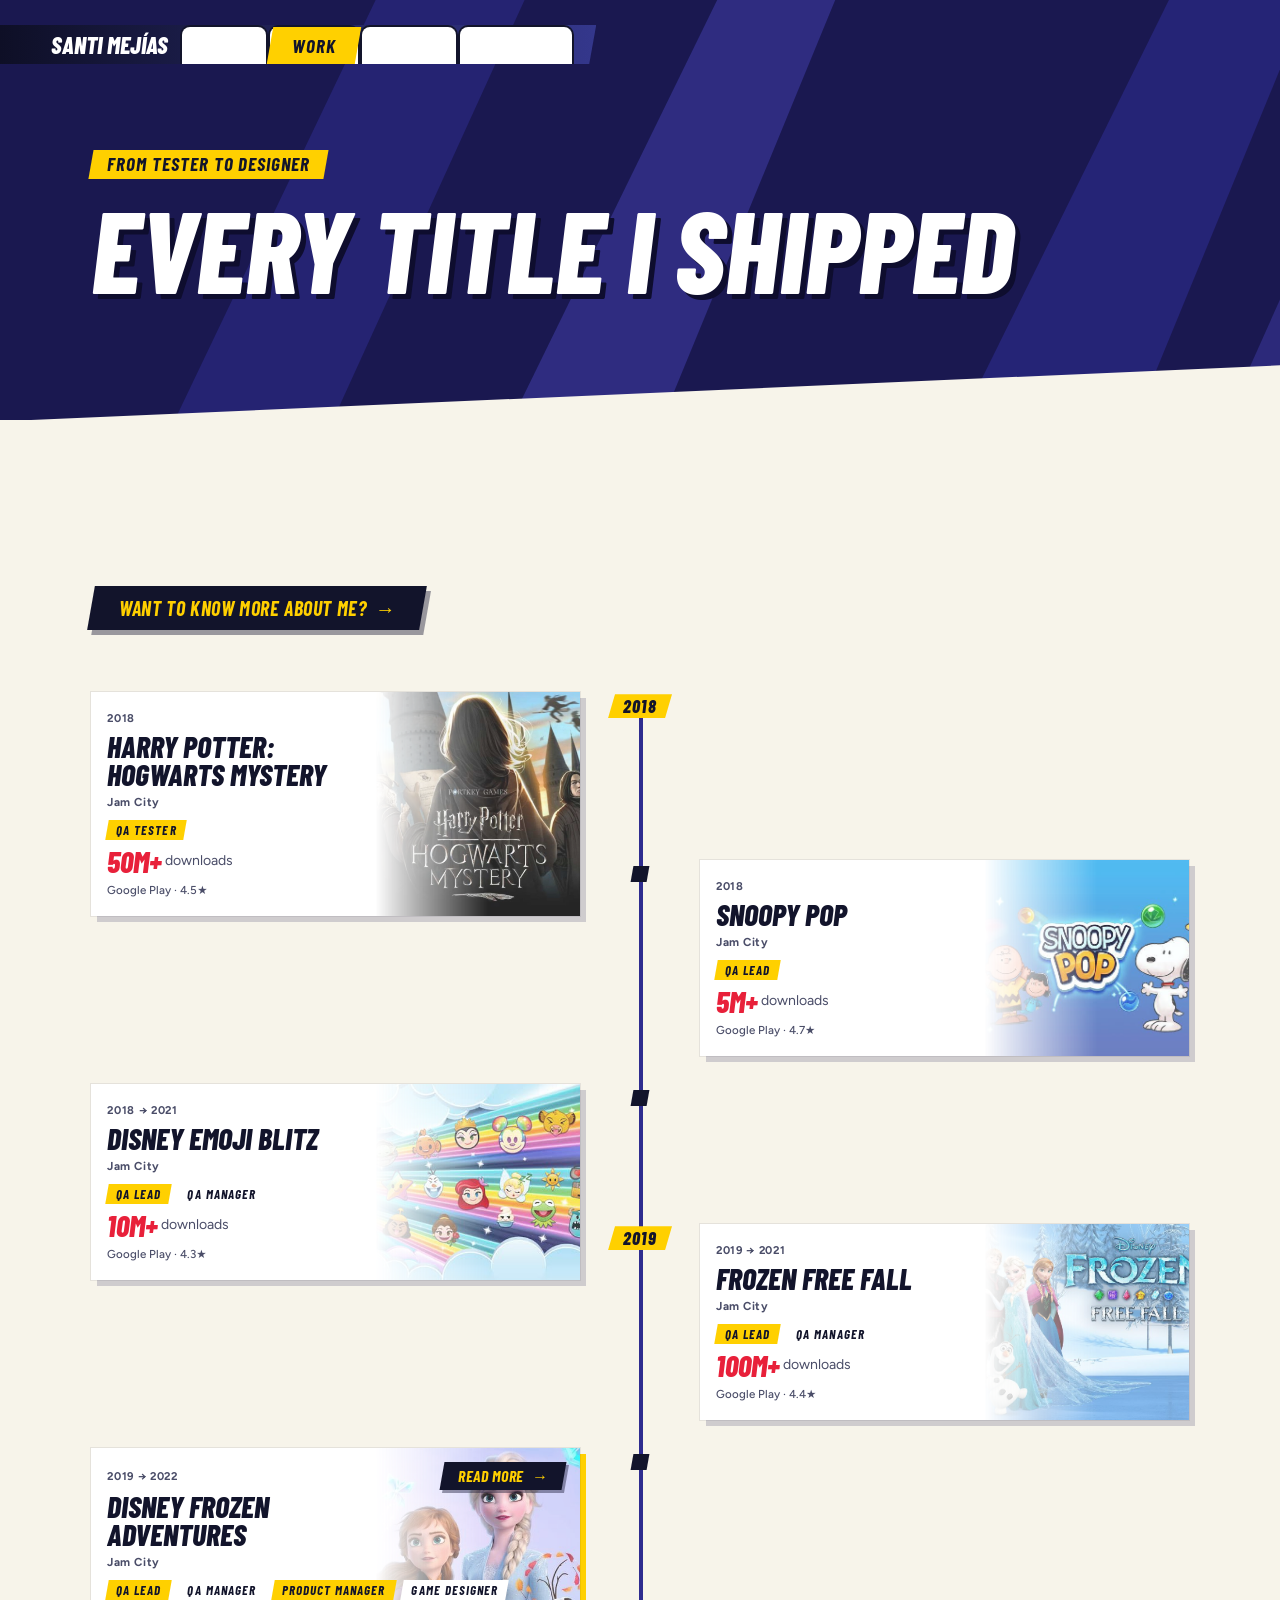
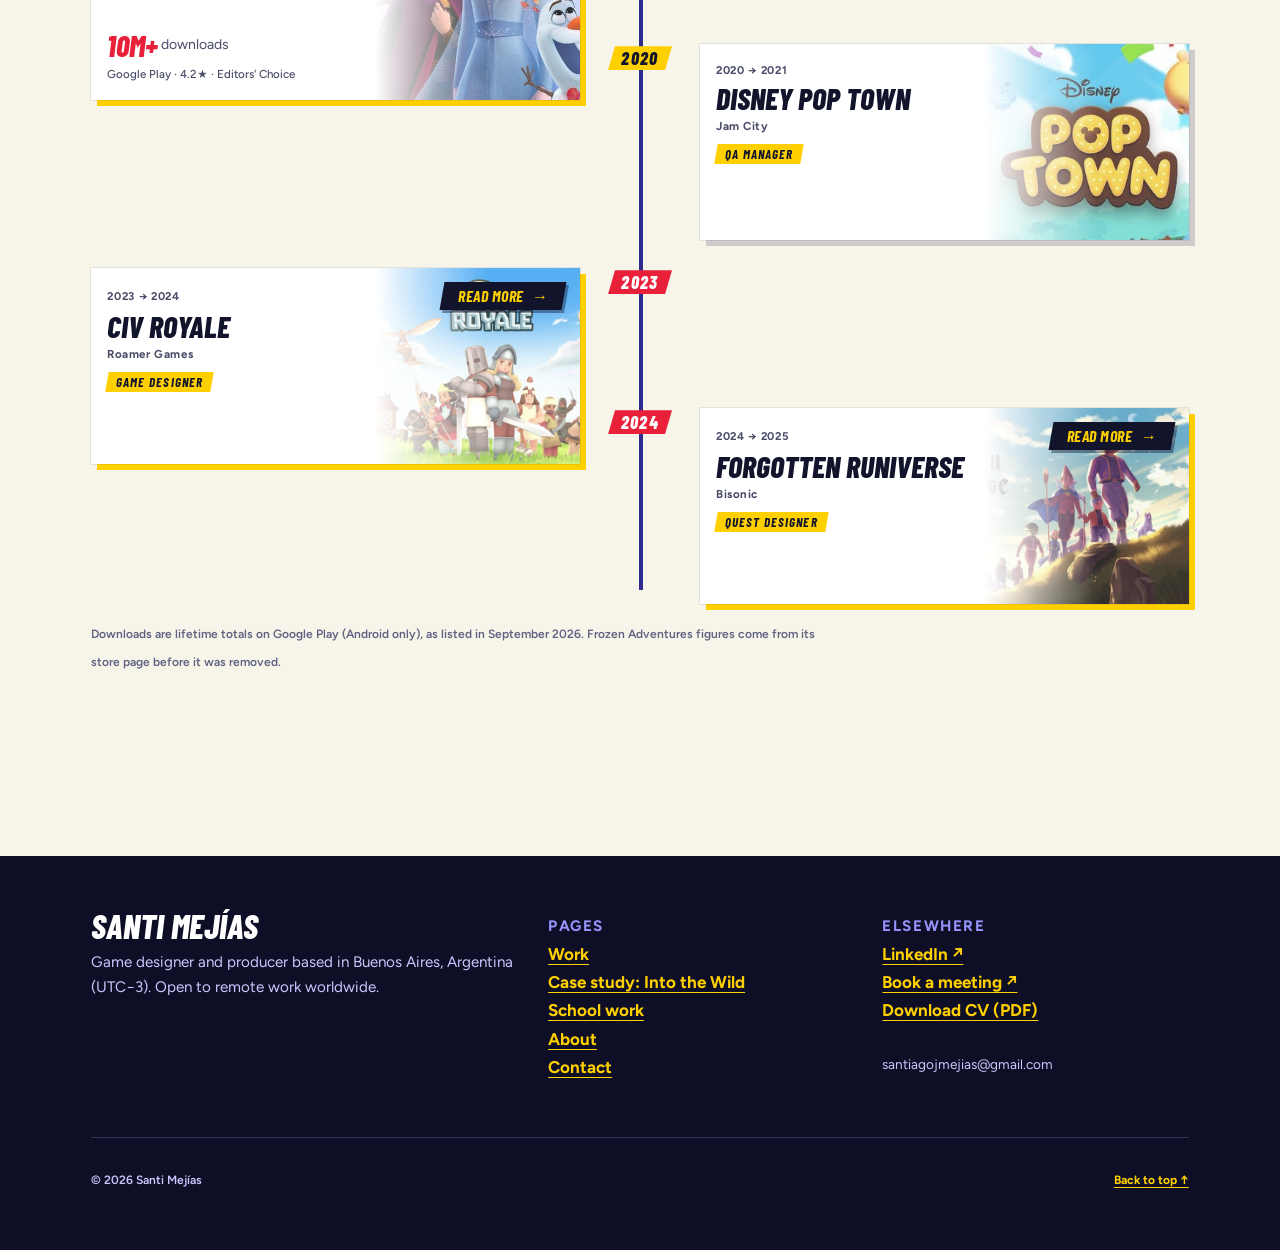
<file: timeline.html>
<!doctype html>
<html lang="en">
<head>
<meta charset="utf-8">
<meta name="viewport" content="width=device-width, initial-scale=1, viewport-fit=cover">
<title>Every title I shipped | Santi Mejías</title>
<meta name="description" content="Every title Santiago Mejías shipped, from QA tester to game designer, with role, years and Google Play downloads.">
<meta name="robots" content="noindex">
<meta name="theme-color" content="#F1F0E9" media="(prefers-color-scheme: light)">
<meta name="theme-color" content="#10151C" media="(prefers-color-scheme: dark)">
<meta property="og:type" content="website">
<meta property="og:title" content="Every title I shipped | Santi Mejías">
<meta property="og:description" content="Every title Santiago Mejías shipped, from QA tester to game designer.">
<meta name="twitter:card" content="summary">
<link rel="icon" href="assets/favicon.svg" type="image/svg+xml">
<link rel="preconnect" href="https://fonts.googleapis.com">
<link rel="preconnect" href="https://fonts.gstatic.com" crossorigin>
<link rel="stylesheet" href="https://fonts.googleapis.com/css2?family=Barlow+Condensed:ital,wght@1,700;1,800&family=Figtree:wght@400..700&display=swap">
<link rel="stylesheet" href="assets/css/transition.css">
<link rel="stylesheet" href="assets/css/style.css">
<link rel="stylesheet" href="assets/css/inner.css">
</head>
<body id="top">
<a class="skip" href="#main">Skip to content</a>
<header class="top">
  <a class="brand" href="index.html" aria-label="Santi Mejías, home">Santi Mejías</a>
  <nav aria-label="Main">
    <ul>
      <li><a class="tab" href="index.html">Home</a></li>
      <li><a class="tab is-active" href="index.html#work">Work</a></li>
      <li><a class="tab" href="about.html">About</a></li>
      <li><a class="tab" href="contact.html">Contact</a></li>
    </ul>
  </nav>
</header>
<main id="main">

  <section class="page-head">
    <div class="wrap">
      <p class="eyebrow">From tester to designer</p>
      <h1>Every title I shipped</h1>
    </div>
  </section>

  <section class="section" id="titles">
    <div class="wrap">
      <div class="cta-row titles-cta"><a class="btn" href="about.html">Want to know more about me? <span aria-hidden="true">→</span></a></div>
      <ol class="flow titles">
        <li class="t-item" style="--i:0">
          <span class="t-when">2018</span>
          <div class="t-card" style="--img:url('../img/title-hogwarts-mystery.jpg');--pos:50% 68%">
            <div class="t-top"><span class="t-range">2018</span></div>
            <h3>Harry Potter: Hogwarts Mystery</h3>
            <p class="t-meta">Jam City</p>
            <ul class="tags t-roles" aria-label="Roles, in order"><li class="tag">QA Tester</li></ul>
            <p class="t-scale"><b>50M+</b> downloads<small>Google Play&nbsp;· 4.5★</small></p>
          </div>
        </li>
        <li class="t-item is-cont" style="--i:1">
          <span class="t-when">2018</span>
          <div class="t-card" style="--img:url('../img/title-snoopy-pop.jpg');--pos:50% 50%">
            <div class="t-top"><span class="t-range">2018</span></div>
            <h3>Snoopy Pop</h3>
            <p class="t-meta">Jam City</p>
            <ul class="tags t-roles" aria-label="Roles, in order"><li class="tag">QA Lead</li></ul>
            <p class="t-scale"><b>5M+</b> downloads<small>Google Play&nbsp;· 4.7★</small></p>
          </div>
        </li>
        <li class="t-item is-cont" style="--i:2">
          <span class="t-when">2018</span>
          <div class="t-card" style="--img:url('../img/title-emoji-blitz.jpg');--pos:50% 50%">
            <div class="t-top"><span class="t-range">2018 → 2021</span></div>
            <h3>Disney Emoji Blitz</h3>
            <p class="t-meta">Jam City</p>
            <ul class="tags t-roles" aria-label="Roles, in order"><li class="tag">QA Lead</li><li class="tag">QA Manager</li></ul>
            <p class="t-scale"><b>10M+</b> downloads<small>Google Play&nbsp;· 4.3★</small></p>
          </div>
        </li>
        <li class="t-item" style="--i:3">
          <span class="t-when">2019</span>
          <div class="t-card" style="--img:url('../img/title-frozen-free-fall.jpg');--pos:70% 35%">
            <div class="t-top"><span class="t-range">2019 → 2021</span></div>
            <h3>Frozen Free Fall</h3>
            <p class="t-meta">Jam City</p>
            <ul class="tags t-roles" aria-label="Roles, in order"><li class="tag">QA Lead</li><li class="tag">QA Manager</li></ul>
            <p class="t-scale"><b>100M+</b> downloads<small>Google Play&nbsp;· 4.4★</small></p>
          </div>
        </li>
        <li class="t-item is-design is-cont" style="--i:4">
          <span class="t-when">2019</span>
          <div class="t-card" style="--img:url('../img/title-frozen-adventures.jpg');--pos:80% 25%">
            <div class="t-top"><span class="t-range">2019 → 2022</span><a class="btn btn--sm" href="frozen-adventures.html" aria-label="Read more about Disney Frozen Adventures">Read more <span aria-hidden="true">→</span></a></div>
            <h3>Disney Frozen Adventures</h3>
            <p class="t-meta">Jam City</p>
            <ul class="tags t-roles" aria-label="Roles, in order"><li class="tag">QA Lead</li><li class="tag">QA Manager</li><li class="tag">Product Manager</li><li class="tag">Game Designer</li></ul>
            <p class="t-scale"><b>10M+</b> downloads<small>Google Play&nbsp;· 4.2★&nbsp;· Editors' Choice</small></p>
          </div>
        </li>
        <li class="t-item" style="--i:5">
          <span class="t-when">2020</span>
          <div class="t-card" style="--img:url('../img/title-pop-town.jpg');--pos:15% 50%">
            <div class="t-top"><span class="t-range">2020 → 2021</span></div>
            <h3>Disney Pop Town</h3>
            <p class="t-meta">Jam City</p>
            <ul class="tags t-roles" aria-label="Roles, in order"><li class="tag">QA Manager</li></ul>
          </div>
        </li>
        <li class="t-item is-design" style="--i:6">
          <span class="t-when">2023</span>
          <div class="t-card" style="--img:url('../img/title-civ-royale.jpg');--pos:40% 40%">
            <div class="t-top"><span class="t-range">2023 → 2024</span><a class="btn btn--sm" href="civ-royale.html" aria-label="Read more about Civ Royale">Read more <span aria-hidden="true">→</span></a></div>
            <h3>Civ Royale</h3>
            <p class="t-meta">Roamer Games</p>
            <ul class="tags t-roles" aria-label="Roles, in order"><li class="tag">Game Designer</li></ul>
          </div>
        </li>
        <li class="t-item is-design" style="--i:7">
          <span class="t-when">2024</span>
          <div class="t-card" style="--img:url('../img/title-forgotten-runiverse.jpg');--pos:100% 40%">
            <div class="t-top"><span class="t-range">2024 → 2025</span><a class="btn btn--sm" href="forgotten-runiverse.html" aria-label="Read more about Forgotten Runiverse">Read more <span aria-hidden="true">→</span></a></div>
            <h3>Forgotten Runiverse</h3>
            <p class="t-meta">Bisonic</p>
            <ul class="tags t-roles" aria-label="Roles, in order"><li class="tag">Quest Designer</li></ul>
          </div>
        </li>
      </ol>
      <p class="ledger-note">Downloads are lifetime totals on Google Play (Android only), as listed in September 2026. Frozen Adventures figures come from its store page before it was removed.</p>
    </div>
  </section>

</main>
<footer class="site-footer">
  <div class="wrap">
    <div>
      <h2>Santi Mejías</h2>
      <p>Game designer and producer based in Buenos Aires, Argentina (UTC−3). Open to remote work worldwide.</p>
    </div>
    <nav aria-label="Footer">
      <p class="label">Pages</p>
      <ul>
        <li><a href="index.html#work">Work</a></li>
        <li><a href="into-the-wild.html">Case study: Into the Wild</a></li>
        <li><a href="school-work.html">School work</a></li>
        <li><a href="about.html">About</a></li>
        <li><a href="contact.html">Contact</a></li>
      </ul>
    </nav>
    <div>
      <p class="label">Elsewhere</p>
      <ul>
        <li><a href="https://www.linkedin.com/in/santiago-javier-mejias-/" target="_blank" rel="noopener">LinkedIn ↗</a></li>
        <li><a href="https://calendar.app.google/2KfUpY6mjVkL8NZu5" target="_blank" rel="noopener">Book a meeting ↗</a></li>
        <li><a href="assets/Santiago-Mejias-CV.pdf">Download CV (PDF)</a></li>
      </ul>
      <p class="mono addr">santiagojmejias@gmail.com</p>
    </div>
    <div class="fine">
      <p>© 2026 Santi Mejías</p>
      <p><a href="#top">Back to top ↑</a></p>
    </div>
  </div>
</footer>
<script src="assets/js/main.js" defer></script>
</body>
</html>
</file>
<file: assets/css/style.css>
/* ==========================================================================
   Santi Mejias — portfolio
   Direction: design notebook. Graph paper, blue ballpoint ink, hand notes.
   Two inks. Blue (--accent) marks emphasis: highlights, hand notes, numbers.
   Burnt orange (--action) marks everything you can click: links and buttons.
   Tokens first, components after.

   Vertical rhythm: the paper background is a grid of --u (28px) cells.
   Every line of text on the paper is 1 cell tall (or a multiple), and every
   space between blocks is a multiple of --u, so lines of text fall on the
   ruled lines. main.js finishes the job (see "Rhythm" there): it rounds the
   height of boxes to whole cells and rests each text baseline on its rule.
   ========================================================================== */

:root {
  color-scheme: light;

  --paper: #F6F4EC;
  --paper-2: #ECE9DC;
  --card: #FFFDF7;
  --ink: #16213E;
  --ink-2: #4A5168;
  --ink-3: #5B6470;
  --line: rgba(23, 33, 43, 0.20);
  --line-soft: rgba(23, 33, 43, 0.09);
  --grid: #DAD7C9;
  --accent: #2A44C4;
  --accent-soft: rgba(42, 69, 201, 0.13);
  --mark: rgba(42, 68, 196, 0.25);   /* highlighter band under marked words: stronger than --accent-soft on purpose */
  --on-accent: #F9F8F3;
  --action: #B33A0A;              /* burnt orange: links and buttons */
  --action-soft: rgba(179, 58, 10, 0.12);
  --on-action: #FFF8F2;
  --band-action: #FF8A3D;         /* button on the blue band */
  --on-band-action: #17212B;
  --ok: #1E7F4F;
  --shadow: 0 1px 0 rgba(23, 33, 43, 0.06), 0 14px 26px -16px rgba(23, 33, 43, 0.4);

  --f-display: "Young Serif", "Iowan Old Style", "Palatino Linotype", Georgia, serif;
  --f-body: "Figtree", system-ui, -apple-system, "Segoe UI", Roboto, "Helvetica Neue", sans-serif;
  --f-mono: "JetBrains Mono", ui-monospace, SFMono-Regular, Menlo, Consolas, monospace;
  --f-hand: "Caveat", "Segoe Print", "Bradley Hand", "Comic Sans MS", cursive;

  --u: 28px;                     /* one ruled line */
  --bw: 2px;
  --gutter: clamp(16px, 4vw, 40px);
  --maxw: 1120px;
  --header-h: calc(var(--u) * 3);
  --dash: repeating-linear-gradient(90deg, var(--line) 0 6px, transparent 6px 10px);
}





/* ---------- Base ---------- */

*, *::before, *::after { box-sizing: border-box; }

html { -webkit-text-size-adjust: 100%; scroll-behavior: smooth; scroll-padding-top: calc(var(--header-h) + var(--u)); }

body {
  margin: 0;
  background-color: var(--paper);
  /* Rules sit on the boundary of each cell; text baselines rest just above them. */
  background-image:
    linear-gradient(var(--grid) 1px, transparent 1px),
    linear-gradient(90deg, var(--grid) 1px, transparent 1px);
  background-size: var(--u) var(--u);
  background-position: -1px -1px;
  color: var(--ink);
  font-family: var(--f-body);
  font-size: clamp(1rem, 0.96rem + 0.2vw, 1.0625rem);
  line-height: var(--u);
  -webkit-font-smoothing: antialiased;
  text-rendering: optimizeLegibility;
  overflow-x: hidden;
}

img, svg, video { max-width: 100%; }
svg { display: block; }

h1, h2, h3, h4 {
  font-family: var(--f-display);
  font-weight: 400;
  margin: 0;
  text-wrap: balance;
  letter-spacing: -0.005em;
}
h1 { font-size: clamp(2.5rem, 11.5vw, 2.9rem); line-height: calc(var(--u) * 2); }
h2 { font-size: 1.6rem; line-height: var(--u); }
h3 { font-size: clamp(1.25rem, 1.1rem + 0.6vw, 1.5rem); line-height: var(--u); }
h4 { font-size: 1.2rem; line-height: var(--u); }
@media (min-width: 640px) {
  h1 { font-size: 4rem; line-height: calc(var(--u) * 3); }
  h2 { font-size: clamp(2.2rem, 1.4rem + 1.6vw, 2.8rem); line-height: calc(var(--u) * 2); }
}
@media (min-width: 900px) {
  h1 { font-size: clamp(4.2rem, 1.2rem + 5vw, 5.2rem); }
}

p { margin: 0 0 var(--u); text-wrap: pretty; }
ul, ol { margin: 0; padding: 0; }

a { color: var(--action); text-underline-offset: 0.22em; text-decoration-thickness: 1px; }
a:hover { text-decoration-thickness: 2px; }

:focus-visible { outline: 2px solid var(--action); outline-offset: 3px; border-radius: 3px; }

::selection { background: var(--accent); color: var(--on-accent); }

strong { font-weight: 650; }

mark {
  background-color: transparent; /* override the browser's default solid yellow <mark> background */
  background-image: linear-gradient(transparent 50%, var(--mark) 50% 95%, transparent 95%);
  background-repeat: no-repeat;
  background-position: 0 0;
  background-size: 100% 100%;
  color: inherit;
  padding-inline: 0.08em;
}
/* The highlight draws in like a pen stroke the first time it scrolls into view. */
.js mark { background-size: 0% 100%; transition: background-size 0.7s cubic-bezier(0.65, 0, 0.35, 1); }
.js mark.in { background-size: 100% 100%; }

.sr-only {
  position: absolute; width: 1px; height: 1px; margin: -1px; padding: 0; overflow: hidden;
  clip: rect(0 0 0 0); white-space: nowrap; border: 0;
}

.skip {
  position: absolute; left: 16px; top: -100px; z-index: 100;
  background: var(--ink); color: var(--paper); padding: 0 1rem; line-height: var(--u); border-radius: 4px; text-decoration: none;
}
.skip:focus { top: 12px; }

.wrap { width: 100%; max-width: var(--maxw); margin-inline: auto; padding-inline: var(--gutter); }

.mono { font-family: var(--f-mono); }

.label {
  display: block;
  font: 500 0.72rem/var(--u) var(--f-mono);
  text-transform: uppercase;
  letter-spacing: 0.09em;
  color: var(--ink-3);
}

.hand {
  font-family: var(--f-hand);
  font-weight: 600;
  font-size: 1.4rem;
  line-height: var(--u);
  color: var(--accent);
  display: inline-block;
  transform: rotate(-2deg);
}

/* ---------- Buttons, tags ---------- */
/* Controls occupy a whole number of cells: the visible box is centred in its slot. */

.btn {
  display: inline-flex; align-items: center; justify-content: center; gap: 0.55em;
  height: 44px; margin-block: 6px; padding: 0 1.25em;
  font: 650 0.95rem/1 var(--f-body);
  white-space: nowrap;
  color: var(--action); background: var(--card);
  border: 1.5px solid var(--action);
  border-radius: 6px 10px 7px 11px;
  text-decoration: none;
  cursor: pointer;
  transition: transform 0.15s ease, box-shadow 0.15s ease;
}
.btn--sm { height: 24px; margin-block: 2px; padding: 0 0.8em; gap: 0.4em; font-size: 0.78rem; border-radius: 4px 7px 5px 8px; }
.btn:hover { transform: translate(-2px, -2px); box-shadow: 3px 3px 0 var(--action); text-decoration: none; }
.btn:active { transform: translate(0, 0); box-shadow: none; }
.btn--primary { background: var(--action); border-color: var(--action); color: var(--on-action); }
.btn--primary:hover { box-shadow: 3px 3px 0 var(--ink); }
.btn svg { width: 1.05em; height: 1.05em; flex: none; }

.link-quiet { color: var(--action); font-weight: 600; text-decoration-color: color-mix(in srgb, var(--action) 40%, transparent); text-decoration-thickness: 2px; }
.link-quiet:hover { text-decoration-color: var(--action); }

.cta-row { display: flex; flex-wrap: wrap; align-items: center; gap: 0 14px; }

.tags { display: flex; flex-wrap: wrap; gap: 0 8px; list-style: none; }
.tag {
  display: inline-flex; align-items: center;
  height: 22px; margin-block: 3px; padding: 0 0.65em;
  font: 500 0.7rem/1 var(--f-mono);
  text-transform: uppercase; letter-spacing: 0.08em;
  border: 1px solid var(--line);
  border-radius: 3px;
  background: var(--card);
  color: var(--ink-2);
  white-space: nowrap;
}

/* Project tags as rubber stamps: three inks, double rule, a few degrees off-square, with a worn speckle eaten out of the ink
   (alpha mask from SVG noise). main.js adds .in as each one scrolls into view and it stamps down once, staggered. Height stays
   24px + 2px margins = one 28px cell, so the row keeps its rhythm; the rotation is a transform and never changes layout. */
:is(.hero-card, .page-head, .work, .t-card, .pcard) .tags { gap: 0 12px; }
:is(.hero-card, .page-head, .work, .t-card, .pcard) .tag {
  --rot: -3deg; --ink-c: var(--accent); --stamp-delay: 0.3s;
  height: 24px; margin-block: 2px; padding: 0 0.7em; font-weight: 700; letter-spacing: 0.12em;
  color: var(--ink-c); background: transparent; border: 4px double currentColor; border-radius: 3px 5px 3px 6px / 5px 3px 6px 3px;
  transform: rotate(var(--rot));
  -webkit-mask-image: url("data:image/svg+xml;utf8,<svg xmlns='http://www.w3.org/2000/svg' width='160' height='64'><filter id='w' x='0' y='0' width='100%' height='100%'><feTurbulence type='fractalNoise' baseFrequency='0.8' numOctaves='2' seed='7' stitchTiles='stitch'/><feColorMatrix type='matrix' values='0 0 0 0 0  0 0 0 0 0  0 0 0 0 0  0 0 0 -9 6.4'/></filter><rect width='100%' height='100%' filter='url(%23w)'/></svg>");
  mask-image: url("data:image/svg+xml;utf8,<svg xmlns='http://www.w3.org/2000/svg' width='160' height='64'><filter id='w' x='0' y='0' width='100%' height='100%'><feTurbulence type='fractalNoise' baseFrequency='0.8' numOctaves='2' seed='7' stitchTiles='stitch'/><feColorMatrix type='matrix' values='0 0 0 0 0  0 0 0 0 0  0 0 0 0 0  0 0 0 -9 6.4'/></filter><rect width='100%' height='100%' filter='url(%23w)'/></svg>");
  -webkit-mask-size: 160px 64px; mask-size: 160px 64px;
}
:is(.hero-card, .page-head, .work, .t-card, .pcard) .tag:nth-child(4n+1) { --ink-c: var(--ok); --rot: -3.5deg; }
:is(.hero-card, .page-head, .work, .t-card, .pcard) .tag:nth-child(4n+2) { --ink-c: var(--accent); --rot: 2deg; }
:is(.hero-card, .page-head, .work, .t-card, .pcard) .tag:nth-child(4n+3) { --ink-c: var(--action); --rot: -2deg; }
:is(.hero-card, .page-head, .work, .t-card, .pcard) .tag:nth-child(4n+4) { --ink-c: var(--accent); --rot: 3deg; }
.js :is(.hero-card, .page-head, .work, .t-card, .pcard) .tag:not(.in) { opacity: 0; }
.js :is(.hero-card, .page-head, .work, .t-card, .pcard) .tag.in { animation: stamp-in 0.5s cubic-bezier(0.2, 0.9, 0.3, 1) var(--stamp-delay) both; }
@keyframes stamp-in {
  0%   { opacity: 0; transform: rotate(calc(var(--rot) - 9deg)) scale(1.9); }
  55%  { opacity: 1; transform: rotate(var(--rot)) scale(0.92); }
  75%  { opacity: 1; transform: rotate(var(--rot)) scale(1.04); }
  100% { opacity: 1; transform: rotate(var(--rot)) scale(1); }
}

.todo {
  display: inline-block;
  font: 500 0.72rem/1.5 var(--f-mono);
  padding: 0 0.6em;
  outline: 1.5px dashed var(--accent);
  outline-offset: -1.5px;
  border-radius: 3px;
  color: var(--accent);
}

/* ---------- Header ---------- */

.site-header {
  position: sticky; top: env(safe-area-inset-top, 0px); z-index: 50;
  height: var(--header-h);
  background: color-mix(in srgb, var(--paper) 90%, transparent);
  -webkit-backdrop-filter: blur(8px); backdrop-filter: blur(8px);
  box-shadow: inset 0 -1.5px 0 var(--ink);
}
.site-header .wrap {
  height: 100%;
  display: flex; align-items: center; justify-content: space-between; flex-wrap: nowrap;
  gap: 0 20px;
}
.brand { display: inline-flex; align-items: baseline; gap: 0.6em; text-decoration: none; color: var(--ink); white-space: nowrap; }
.brand b { font: 400 1.35rem/1 var(--f-display); }
.brand span { font: 500 0.66rem/1 var(--f-mono); text-transform: uppercase; letter-spacing: 0.1em; color: var(--ink-3); }

.nav { display: flex; align-items: center; gap: clamp(10px, 2.6vw, 30px); }
.nav ul { display: flex; gap: clamp(10px, 2.6vw, 28px); list-style: none; }
.nav a:not(.btn) {
  color: var(--action); text-decoration: none; font-weight: 600; font-size: 0.95rem; line-height: 1;
  padding-block: 0.35rem; background-image: linear-gradient(var(--action), var(--action));
  background-repeat: no-repeat; background-size: 0 2px; background-position: 0 100%;
  transition: background-size 0.25s ease;
}
.nav a:not(.btn):hover, .nav a[aria-current="page"] { background-size: 100% 2px; }
.nav a:not(.btn):hover { color: var(--action); }





@media (max-width: 520px) {
  .brand span { display: none; }
  .brand b { font-size: 1.1rem; }
  .site-header .wrap { gap: 0 12px; }
  .nav { gap: 8px; }
  .nav ul { gap: 10px; }
  .nav a:not(.btn) { font-size: 0.88rem; }
}

/* ---------- Sections ---------- */

/* The heading's own leading adds about one line of air above its letters, so a section
   gets one cell less padding on top than below. The gap seen above and below each dashed
   divider then measures about the same. */
.section {
  padding-block: var(--u) calc(var(--u) * 2);
  background: var(--dash) top / 100% 1.5px no-repeat;
}
.section--first { background: none; }

.sec-head {
  display: flex; flex-wrap: wrap; align-items: flex-end; justify-content: space-between;
  gap: 0 calc(var(--u) * 2); margin-bottom: calc(var(--u) * 2);
}
.sec-head .hand { font-size: 1.5rem; }

/* ---------- Hero ---------- */

.hero { padding-block: calc(var(--u) * 2); }
@media (min-width: 640px) { .hero { padding-bottom: calc(var(--u) * 2); } }
.hero-grid { display: grid; gap: calc(var(--u) * 2) 56px; grid-template-columns: minmax(0, 1fr); align-items: start; }
@media (min-width: 900px) {
  .hero-grid { grid-template-columns: minmax(0, 7fr) minmax(0, 5fr); }
}
.hero-copy { display: flex; flex-direction: column; gap: 0; align-items: flex-start; }
.hero-copy > * { margin: 0; }
.hero-copy > .role, .hero-copy > .lede, .hero-copy > .avail, .hero-copy > .cta-row { margin-top: var(--u); }
.eyebrow { font-family: var(--f-hand); font-weight: 600; font-size: 1.7rem; line-height: var(--u); color: var(--accent); transform: rotate(-2deg); margin: 0; }
.role { display: flex; flex-wrap: wrap; align-items: flex-end; gap: 0 16px; }
.role b { font: 400 1.5rem/var(--u) var(--f-display); }
.role span { font: 500 0.75rem/var(--u) var(--f-mono); text-transform: uppercase; letter-spacing: 0.09em; color: var(--ink-3); }

.lede { font-size: clamp(1.08rem, 1rem + 0.5vw, 1.3rem); line-height: var(--u); max-width: 34em; }
.lede + .lede { color: var(--ink-2); font-size: clamp(1rem, 0.95rem + 0.3vw, 1.12rem); margin-top: var(--u); }
.avail {
  display: flex; align-items: flex-start; gap: 0.6em; width: fit-content; max-width: 100%;
  min-height: var(--u); padding: 0 1em;
  font: 600 0.78rem/var(--u) var(--f-mono); color: var(--ink);
  outline: 1.5px dashed var(--ok); outline-offset: -1.5px; border-radius: 14px;
  background: color-mix(in srgb, var(--ok) 50%, var(--card));
  transform-origin: 20% 60%; animation: avail-wiggle 6s ease-in-out 2.5s infinite;
}
.avail > span { text-wrap: balance; }
.nowrap { white-space: nowrap; }
/* align-items: flex-start (not center) so the dot stays pinned to the first line even when
   the badge wraps to two lines; this margin centers it on that one line specifically. */
.avail i { width: 9px; height: 9px; margin-top: calc((var(--u) - 9px) / 2); border-radius: 50%; background: var(--ok); flex: none; box-shadow: 0 0 0 3px color-mix(in srgb, var(--card) 55%, transparent); }
/* a little wiggle every few seconds, like a notification badge */
@keyframes avail-wiggle {
  0%, 14%, 100% { rotate: 0deg; scale: 1; }
  2%  { rotate: -2.2deg; scale: 1.03; }
  4%  { rotate: 2deg; scale: 1.03; }
  6%  { rotate: -1.6deg; scale: 1.02; }
  8%  { rotate: 1.2deg; scale: 1.01; }
  10% { rotate: -0.6deg; scale: 1; }
  12% { rotate: 0.3deg; scale: 1; }
}
/* narrow screens: two or three lines, so tighten the line height (the rhythm pass pads the box up to whole cells) */
@media (max-width: 600px) {
  .avail { line-height: 18px; padding-block: 9px; }
  .avail i { margin-top: 4.5px; }
}


@media (prefers-reduced-motion: reduce) { .avail { animation: none; } }

.hero-photo { display: flex; justify-content: center; width: 100%; }
.hero-stats { margin-top: calc(var(--u) * 2); }
.polaroid::before {
  content: ""; position: absolute; top: -13px; left: 50%; width: 88px; height: 26px;
  background: var(--accent-soft); border: 1px solid var(--line); transform: translateX(-50%) rotate(2deg);
  transition: transform 0.35s ease, top 0.35s ease;
}
.polaroid {
  position: relative; width: min(100%, 300px); margin: 0;
  background: var(--card); border: 1.5px solid var(--ink); padding: 12px 12px 28px;
  box-shadow: 8px 8px 0 var(--accent-soft), var(--shadow); transform: rotate(-2.5deg);
  transition: transform 0.35s ease, box-shadow 0.35s ease;
}
@media (min-width: 900px) { .polaroid { width: min(100%, 420px); } }
.polaroid::before { width: 84px; height: 26px; top: -13px; }
/* Hover: the photo lifts and straightens slightly, like it's being peeled off the page;
   the tape lifts with it. Harmless on touch (tap just triggers and releases :hover). */
.polaroid:hover { transform: rotate(-0.5deg) translateY(-4px); box-shadow: 11px 11px 0 var(--accent-soft), var(--shadow); }
.polaroid:hover::before { transform: translateX(-50%) rotate(7deg) translateY(-3px); }
.about-side .polaroid:hover { transform: rotate(0.5deg) translateY(-4px); }

/* ---------- Stats ---------- */

.stats { display: grid; grid-template-columns: repeat(2, minmax(0, 1fr)); border-block: 1.5px solid var(--ink); background: var(--card); }
@media (min-width: 760px) { .stats { grid-template-columns: repeat(4, minmax(0, 1fr)); } }
.stat { padding: 20px clamp(12px, 2vw, 22px); display: flex; flex-direction: column; gap: 6px; border-bottom: 1px dashed var(--line); }
.stat:nth-child(odd) { border-right: 1px dashed var(--line); }
.stat:nth-last-child(-n + 2) { border-bottom: 0; }
@media (min-width: 760px) {
  .stat { border-bottom: 0; border-right: 1px dashed var(--line); }
  .stat:nth-child(odd) { border-right: 1px dashed var(--line); }
  .stat:last-child { border-right: 0; }
}
.stat b { font: 400 clamp(2.3rem, 1.7rem + 2.6vw, 3.6rem)/1 var(--f-display); color: var(--accent); font-variant-numeric: tabular-nums; }
.stat span { font: 500 0.72rem/1.35 var(--f-mono); text-transform: uppercase; letter-spacing: 0.08em; color: var(--ink-2); }
.stat small { display: block; font: 500 0.68rem/1.35 var(--f-mono); letter-spacing: 0.04em; color: var(--ink-3); text-transform: none; margin-top: 2px; }

/* ---------- Shots (image slots) ---------- */

.shot { margin: 0; display: flex; flex-direction: column; gap: 0; }
.shot-frame {
  position: relative; aspect-ratio: var(--ratio, 16 / 10); width: 100%;
  background-color: var(--paper-2);
  background-image: repeating-linear-gradient(135deg, transparent 0 9px, var(--line-soft) 9px 10px);
  border: 1.5px solid var(--ink); border-radius: 4px; overflow: hidden;
}
.shot-empty {
  position: absolute; inset: 0; display: grid; place-content: center; justify-items: center; gap: 6px;
  padding: 12px; text-align: center; color: var(--ink-3);
}
.shot-empty .tag { background: var(--card); margin: 0; }
.shot-empty span:not(.tag) { font: 500 0.78rem/1.35 var(--f-mono); max-width: 30ch; }
.shot-empty code { font: 500 0.68rem/1.3 var(--f-mono); color: var(--accent); word-break: break-all; }
.shot img { position: absolute; inset: 0; width: 100%; height: 100%; object-fit: cover; }
.js .shot img[data-base]:not(.ok) { opacity: 0; }
.shot.has-img .shot-frame { cursor: zoom-in; background-image: none; }
.shot.has-img .shot-empty { display: none; }
.shot figcaption { padding-top: 0; font: 500 0.78rem/var(--u) var(--f-mono); color: var(--ink-3); }

.shot--contain img { object-fit: contain; background: var(--card); }
.shot--video .shot-frame { background-image: none; cursor: default; }
.shot--video iframe { position: absolute; inset: 0; width: 100%; height: 100%; border: 0; display: block; background: var(--ink); }
.shot--video video { position: absolute; inset: 0; width: 100%; height: 100%; object-fit: cover; display: block; background: var(--ink); }
.shot--loop video { image-rendering: pixelated; pointer-events: none; background: var(--paper-2); }
.shot--small { max-width: min(100%, 440px); }
.shot--narrow { max-width: min(100%, 340px); }
.shot--banner { width: 100%; }
.shot--banner .shot-frame { border-radius: 6px; }

/* Hand annotations: circles, arrows and a note in blue ink drawn over a screenshot, the way you
   would mark up a printout. The SVG viewBox is the IMAGE's own size and the SVG uses `slice`,
   the same mapping as object-fit: cover, so a mark stays on the thing it points at however the
   frame is cropped or stretched by the rhythm pass. Every mark is an ink stroke over a paper
   halo so it reads on any screenshot. main.js (initDraw) adds .in on scroll. */
.annot { position: absolute; inset: 0; z-index: 2; pointer-events: none; display: none; }
.shot.has-img .annot { display: block; }
.annot svg { position: absolute; inset: 0; width: 100%; height: 100%; }
.annot .stroke { fill: none; stroke-linecap: round; stroke-linejoin: round; stroke-dasharray: 1; stroke-dashoffset: 0; transition: stroke-dashoffset var(--t, 0.8s) cubic-bezier(0.65, 0, 0.35, 1) var(--d, 0s); }
.annot .halo { stroke: var(--card); stroke-opacity: 0.92; stroke-width: 2.4; }
.annot .ink { stroke: var(--accent); stroke-width: 0.95; }
/* Thin variant for a loop drawn inside a tight list: it must not paint over neighbouring lines. */
.annot .halo.thin { stroke-width: 1.5; }
.annot .ink.thin { stroke-width: 0.8; }
.annot text { font-family: var(--f-hand); font-weight: 600; fill: var(--accent); paint-order: stroke; stroke: var(--card); stroke-width: 1.6; stroke-linejoin: round; transition: opacity 0.4s ease var(--d, 0s); }
.js .annot:not(.in) .stroke { stroke-dashoffset: 1.05; }
.js .annot:not(.in) text { opacity: 0; }

dialog.lightbox {
  border: 1.5px solid var(--ink); padding: 10px; background: var(--card); color: var(--ink);
  max-width: min(96vw, 1200px); max-height: 94vh; border-radius: 6px; overflow: visible;
}
dialog.lightbox:focus { outline: none; }
dialog.lightbox::backdrop { background: rgba(10, 14, 20, 0.78); }
.lb-stage { position: relative; width: fit-content; max-width: 100%; margin: 0 auto; }
.lb-stage img { display: block; max-width: 100%; max-height: 78vh; margin: 0 auto; }
.lb-stage .annot { display: block; }
.lb-stage.go-next img { animation: lb-in-r .28s ease both; }
.lb-stage.go-prev img { animation: lb-in-l .28s ease both; }
@keyframes lb-in-r { from { opacity: 0; translate: 24px 0; } }
@keyframes lb-in-l { from { opacity: 0; translate: -24px 0; } }
.lb-stage.tall { width: min(100%, 1000px); max-height: 78vh; overflow: auto; }
.lb-stage.tall img { max-height: none; width: 100%; }
.lb-bar { display: flex; align-items: baseline; justify-content: space-between; gap: 16px; margin-top: 8px; min-height: 28px; }
.lb-cap { margin: 0; font: 600 1.45rem/1.1 var(--f-hand); color: var(--ink); rotate: -0.8deg; }
.lb-cap[hidden] { display: none; }
.lb-count { margin-left: auto; font: 500 0.75rem/1 var(--f-mono); color: var(--ink-3); white-space: nowrap; }
.lb-nav, .lb-close {
  position: absolute; display: grid; place-items: center; width: 44px; height: 44px; padding: 0;
  font: 600 1.2rem/1 var(--f-body); color: var(--ink); background: var(--card);
  border: 1.5px solid var(--ink); border-radius: 50%; cursor: pointer;
}
.lb-nav { top: 38%; }
.lb-prev { left: -22px; }
.lb-next { right: -22px; }
.lb-close { top: -22px; right: -22px; width: 36px; height: 36px; font-size: 0.95rem; }
.lb-nav[hidden] { display: none; }
.lb-nav:hover, .lb-close:hover { box-shadow: 2px 2px 0 var(--ink); }
@media (max-width: 640px) {
  .lb-prev { left: 4px; } .lb-next { right: 4px; } .lb-close { top: 4px; right: 4px; }
  .lb-nav { top: 30%; opacity: 0.92; }
}
.shot.has-img .shot-frame:focus-visible { outline: 3px solid var(--action); outline-offset: 3px; }



/* ---------- Work cards ---------- */

.work-list { display: grid; gap: calc(var(--u) * 2); }
.work {
  position: relative; display: grid; grid-template-columns: minmax(0, 1fr); gap: 22px;
  background: var(--card); border: 1.5px solid var(--ink); border-radius: 6px;
  padding: clamp(14px, 2.2vw, 24px);
  box-shadow: 6px 6px 0 var(--accent-soft);
  transition: transform 0.2s ease, box-shadow 0.2s ease;
}
@media (min-width: 820px) {
  .work { grid-template-columns: minmax(0, 5fr) minmax(0, 6fr); gap: 36px; align-items: center; }
}
.work:hover { transform: translate(-2px, -2px); box-shadow: 9px 9px 0 var(--action-soft); }
.work-media { position: relative; }
.work-body { display: flex; flex-direction: column; gap: 12px; align-items: flex-start; }
.meta { font: 500 0.74rem/1.4 var(--f-mono); letter-spacing: 0.05em; text-transform: uppercase; color: var(--ink-3); margin: 0; }
.work h3 a { color: var(--ink); text-decoration: none; }
.work h3 a::after { content: ""; position: absolute; inset: 0; border-radius: 6px; }
.role-line { font-weight: 650; margin: 0; line-height: 1.4; }
.work p { margin: 0; color: var(--ink-2); line-height: 1.6; }
.work .tags { margin-block: -2px; }
.more { margin-top: 4px; font-weight: 650; color: var(--action); display: inline-flex; gap: 0.5em; align-items: center; }
.work:hover .more span { transform: translateX(4px); }
.more.btn { margin-block: 2px; }
.work:hover .more.btn, .work:focus-within .more.btn { transform: translate(-2px, -2px); box-shadow: 3px 3px 0 var(--action); }
.more span { transition: transform 0.2s ease; display: inline-block; }

/* Work cards as manila folders. The tab (numbered by a CSS counter, so no HTML to maintain) merges
   with the card's top edge: it is 24px tall and sits exactly above the padding box, which covers the
   card's own 1.5px top border under it. On a real pointer, hovering (or focusing inside) a card slides
   its cover up out of its slot, past the top edge, like a document pulled half out of the folder; the
   slot it left stays behind as a dashed outline. The lift uses the separate `translate` and `rotate`
   properties, so it never fights other `transform` effects. */
.work-list { counter-reset: folder; }
.work::before {
  counter-increment: folder; content: "0" counter(folder);
  position: absolute; left: 22px; top: -24px; height: 24px; padding: 0 14px;
  display: flex; align-items: center;
  font: 500 0.7rem/1 var(--f-mono); letter-spacing: 0.1em; color: var(--ink-3);
  background: var(--card); border: 1.5px solid var(--ink); border-bottom: 0; border-radius: 8px 8px 0 0;
}
.work-media { isolation: isolate; }
.work-media::before {
  content: ""; position: absolute; inset: 0; z-index: -1;
  border: 1.5px dashed var(--line); border-radius: 4px; opacity: 0; transition: opacity 0.25s ease;
}
.work-media .shot { transition: translate 0.4s cubic-bezier(0.2, 0.8, 0.2, 1), rotate 0.4s cubic-bezier(0.2, 0.8, 0.2, 1); }
.work-media .shot-frame { transition: box-shadow 0.4s ease; }
@media (hover: hover) and (pointer: fine) {
  .work:hover .work-media::before, .work:focus-within .work-media::before { opacity: 1; }
  .work:hover .work-media .shot, .work:focus-within .work-media .shot { translate: 0 -30px; rotate: -1.2deg; }
  .work:hover .work-media .shot-frame, .work:focus-within .work-media .shot-frame { box-shadow: 0 14px 16px -10px rgba(23, 33, 43, 0.5); }
}

/* ---------- Case study teaser ---------- */

.teaser {
  display: grid; gap: 28px; grid-template-columns: minmax(0, 1fr);
  padding: clamp(20px, 3vw, 36px); background: var(--card); border: 1.5px solid var(--ink); border-radius: 6px;
}
@media (min-width: 900px) { .teaser { grid-template-columns: minmax(0, 6fr) minmax(0, 5fr); align-items: center; gap: 48px; } }
/* quest map as a faded backdrop */
.teaser { position: relative; overflow: hidden; isolation: isolate; }
.teaser::before { content: ""; position: absolute; z-index: -1; pointer-events: none; background: url("../img/into-the-wild-2.jpg") center / cover no-repeat; }
.teaser--fade::before {
  inset: auto 0 0 0; height: 58%; opacity: 0.42; filter: saturate(0.7);
  -webkit-mask-image: linear-gradient(180deg, transparent, #000 45%); mask-image: linear-gradient(180deg, transparent, #000 45%);
}
.teaser--fade .trail { background: color-mix(in srgb, var(--card) 70%, transparent); border-radius: 6px; padding: 14px 16px; margin: -14px -16px; }
@media (min-width: 900px) {
  .teaser--fade::before {
    inset: 0 0 0 38%; height: auto; opacity: 0.4;
    -webkit-mask-image: linear-gradient(90deg, transparent, #000 55%); mask-image: linear-gradient(90deg, transparent, #000 55%);
  }
}


.teaser-copy { display: flex; flex-direction: column; gap: 14px; align-items: flex-start; }
.teaser-copy p, .teaser-copy .label { margin: 0; }
.teaser-copy p { max-width: 46ch; line-height: 1.6; }
.cta-row { position: relative; width: fit-content; max-width: 100%; }
.start-note { display: none; }
@media (min-width: 560px) {
  .start-note { display: flex; align-items: flex-end; gap: 4px; position: absolute; left: calc(100% + 10px); top: 50%; margin-top: -4px; white-space: nowrap; pointer-events: none; rotate: -3deg; color: var(--accent); }
  .start-note span { font: 600 1.35rem/1 var(--f-hand); }
  .start-note svg { width: 44px; height: 26px; order: -1; margin-bottom: 8px; fill: none; stroke: currentColor; stroke-width: 1.8; stroke-linecap: round; stroke-linejoin: round; overflow: visible; }
  .start-note path { stroke-dasharray: 1.02; stroke-dashoffset: 0; }
  .js .teaser:has(.trail:not(.in)) .start-note path { stroke-dashoffset: 1.02; }
  .js .teaser:has(.trail:not(.in)) .start-note span { opacity: 0; }
  .js .start-note path { transition: stroke-dashoffset 0.5s ease 1.9s; }
  .js .start-note path.head { transition-delay: 2.35s; transition-duration: 0.2s; }
  .js .start-note span { transition: opacity 0.4s ease 1.7s; }
}
.trail { list-style: none; display: grid; gap: 0; position: relative; margin: 0; padding: 0; }
.trail li { position: relative; padding: 0 0 18px 34px; font-weight: 600; line-height: 1.5; }
.trail li:last-child { padding-bottom: 0; }
.trail li::before {
  content: ""; position: absolute; left: 0; top: 0.35em; width: 16px; height: 16px; border: 2px solid var(--accent); border-radius: 50%; background: var(--card);
  display: grid; place-items: center; font: 700 0.72rem/1 var(--f-mono); color: var(--accent); box-sizing: border-box;
}
.trail li:first-child::before { content: "!"; background: var(--accent); color: var(--card); }
.trail li.is-hidden::before { content: "?"; border-style: dashed; }
/* hand-drawn path between nodes */
.trail li::after {
  content: ""; position: absolute; left: 0; width: 16px; top: calc(0.35em + 16px); bottom: -0.35em; background: var(--accent);
  -webkit-mask: var(--seg) 0 0 / 100% 100% no-repeat; mask: var(--seg) 0 0 / 100% 100% no-repeat;
  --seg: url("data:image/svg+xml,%3Csvg xmlns='http://www.w3.org/2000/svg' viewBox='0 0 16 100' preserveAspectRatio='none'%3E%3Cpath d='M8 0C5 22 11 40 8 58S5 85 8 100' fill='none' stroke='%23000' stroke-width='2' stroke-linecap='round' stroke-dasharray='5 4' vector-effect='non-scaling-stroke'/%3E%3C/svg%3E");
}
.trail li:nth-child(even)::after {
  --seg: url("data:image/svg+xml,%3Csvg xmlns='http://www.w3.org/2000/svg' viewBox='0 0 16 100' preserveAspectRatio='none'%3E%3Cpath d='M8 0C11 20 5 45 8 62S11 88 8 100' fill='none' stroke='%23000' stroke-width='2' stroke-linecap='round' stroke-dasharray='5 4' vector-effect='non-scaling-stroke'/%3E%3C/svg%3E");
}
.trail li:last-child::after { display: none; }
.trail li:nth-child(2) { --k: 1; } .trail li:nth-child(3) { --k: 2; } .trail li:nth-child(4) { --k: 3; } .trail li:nth-child(5) { --k: 4; }
.js .trail li::before { transition: scale 0.35s cubic-bezier(.3,1.6,.5,1) calc(var(--k, 0) * 0.32s + 0.1s); }
.js .trail li::after { clip-path: inset(0); transition: clip-path 0.4s ease calc(var(--k, 0) * 0.32s + 0.3s); }
.js .trail:not(.in) li::before { scale: 0; }
.js .trail:not(.in) li::after { clip-path: inset(0 0 100% 0); }
.trail.in li.is-hidden::before { animation: ping 2.6s ease-out 1.8s infinite; }
@keyframes ping { 0% { box-shadow: 0 0 0 0 color-mix(in srgb, var(--accent) 45%, transparent); } 70%, 100% { box-shadow: 0 0 0 9px transparent; } }
.trail li small { display: block; font: 500 0.78rem/1.4 var(--f-mono); color: var(--ink-3); font-weight: 500; }
.trail li.is-hidden { color: var(--ink-2); }

/* ---------- Titles timeline (every title, oldest first) ---------- */
/* Same dashed spine as the About page. On wide screens the spine moves to the centre and the cards alternate left and
   right, each overlapping the one before it a little. The pill on the spine is the year the job STARTED (one per year;
   later titles from the same year get a plain dot); the full span of years is printed inside each card. */

.titles-cta { margin: 0 0 calc(var(--u) * 2); }
.titles { gap: var(--u); }
.t-item { position: relative; padding-left: 54px; }
.t-item::before {
  content: ""; position: absolute; left: 0; top: 4px; width: 20px; height: 20px; border: 2.5px solid var(--accent);
  background: var(--paper); border-radius: 50%;
}
.t-item.is-design::before { background: var(--accent); }
.t-when { display: block; font: 500 0.72rem/var(--u) var(--f-mono); letter-spacing: 0.08em; color: var(--accent); }
.t-item.is-cont .t-when { display: none; }
/* compact card with the key art as a faded backdrop, same recipe as the featured case study card */
.t-card { position: relative; isolation: isolate; overflow: hidden; display: flex; flex-direction: column; gap: 0; min-height: calc(var(--u) * 7); padding: 12px 16px; background: var(--card); border: 1.5px solid var(--ink); border-radius: 4px; line-height: var(--u); }
.t-card::before {
  content: ""; position: absolute; z-index: -1; pointer-events: none; background: var(--img) var(--pos, 50% 50%) / cover no-repeat;
  inset: 0 0 0 58%; opacity: 0.7; filter: saturate(0.9);
  -webkit-mask-image: linear-gradient(90deg, transparent, #000 55%); mask-image: linear-gradient(90deg, transparent, #000 55%);
}
/* narrow screens: the art becomes a short strip across the top of the card, fading into it */
@media (max-width: 559px) {
  .t-card { padding: 82px 16px 12px; min-height: calc(var(--u) * 12); }
  .t-meta, .t-scale { max-width: none; }
  .t-card h3 { white-space: normal; }
  .t-card .t-roles { min-height: 56px; align-content: flex-start; }
  .t-card::before { inset: 0 0 auto 0; height: 92px; opacity: 0.85; -webkit-mask-image: linear-gradient(0deg, transparent, #000 60%); mask-image: linear-gradient(0deg, transparent, #000 60%); }
}


.t-item.is-design .t-card { box-shadow: 5px 5px 0 var(--accent-soft); }
.t-top { min-height: 28px; display: flex; align-items: center; justify-content: space-between; gap: 12px; }
.t-range { font: 500 0.7rem/var(--u) var(--f-mono); letter-spacing: 0.06em; color: var(--ink-2); white-space: nowrap; }
.t-top .btn { margin-left: auto; }
/* the text stays out of the art; only the top row and the role stamps run across it */
.t-meta, .t-scale { max-width: 62%; }
.t-card h3 { white-space: nowrap; }
.t-card h3 { font-size: 1.05rem; line-height: var(--u); }
.t-meta { margin: 0; font: 500 0.72rem/var(--u) var(--f-mono); letter-spacing: 0.05em; color: var(--ink-2); }
/* the roles are stamps too, a size down, and may run over the art */
.t-card .t-roles { position: relative; z-index: 1; margin: 0; gap: 0 8px; }
.t-card .t-roles .tag { height: 20px; margin-block: 4px; padding: 0 0.5em; border-width: 3px; font-size: 0.6rem; letter-spacing: 0.08em; }
.t-scale { margin: auto 0 0; padding: 0; display: flex; flex-wrap: wrap; align-items: center; gap: 0 0.5em; color: var(--ink-2); font-size: 0.88rem; line-height: var(--u); }
.t-scale b { font: 400 1.35rem/var(--u) var(--f-display); color: var(--accent); margin-right: -0.15em; }
.t-scale small { flex-basis: 100%; font: 500 0.72rem/var(--u) var(--f-mono); color: var(--ink-2); }
.js .titles:not(.in) .t-item { opacity: 0.001; }
.titles .t-item { transition: opacity 0.6s ease calc(var(--i, 0) * 0.12s + 0.15s); }
@media (min-width: 1080px) {
  .titles { grid-template-columns: minmax(0, 1fr); row-gap: var(--u); }
  .flow.titles::before { left: 50%; margin-left: -1px; }
  .t-item { width: 50%; padding-left: 0; }
  .t-item::before { display: none; }
  .t-item:nth-child(odd) { justify-self: start; padding-right: 60px; }
  .t-item:nth-child(even) { justify-self: end; padding-left: 60px; margin-top: calc(var(--u) * -3); }
  .t-when, .t-item.is-cont .t-when {
    display: block; position: absolute; top: 2px; z-index: 1; min-width: 64px; padding: 0 0.7em; height: 24px; line-height: 21px; text-align: center;
    background: var(--paper); border: 1.5px solid var(--accent); border-radius: 999px;
  }
  .t-item.is-cont .t-when { top: 6px; min-width: 0; width: 16px; height: 16px; padding: 0; font-size: 0; }
  .t-item:nth-child(odd) .t-when { right: 0; translate: 50% 0; }
  .t-item:nth-child(even) .t-when { left: 0; translate: -50% 0; }
  .t-item.is-design .t-when { background: var(--accent); color: var(--on-accent); }
  .js .titles:not(.in) .t-item:nth-child(odd) { translate: -18px 0; }
  .js .titles:not(.in) .t-item:nth-child(even) { translate: 18px 0; }
  .titles .t-item { transition: opacity 0.6s ease calc(var(--i, 0) * 0.12s + 0.15s), translate 0.6s ease calc(var(--i, 0) * 0.12s + 0.15s); }
}
.ledger-note { margin: var(--u) 0 0; max-width: 92ch; font: 500 0.75rem/var(--u) var(--f-mono); color: var(--ink-3); }

/* ---------- Testimonials ---------- */

.quotes { display: grid; gap: var(--u); grid-template-columns: repeat(auto-fit, minmax(min(100%, 290px), 1fr)); align-items: stretch; }
.quote {
  position: relative; margin: 0; padding: 26px 24px 22px; display: flex; flex-direction: column;
  background: var(--card); border: 1.5px solid var(--ink); border-radius: 4px; box-shadow: 5px 5px 0 var(--accent-soft);
  transition: transform 0.25s ease;
}
.quote:nth-child(odd) { transform: rotate(-0.6deg); }
.quote:nth-child(even) { transform: rotate(0.5deg); }
.quote:hover { transform: rotate(0); }
.quote::before { content: "\201C"; display: block; font: 400 4.2rem/0.7 var(--f-display); color: var(--accent); height: 0.42em; margin-bottom: 0.1em; }
.quote blockquote { margin: 0 0 16px; font-size: 1.02rem; line-height: 1.6; }
.quote figcaption { margin-top: auto; display: flex; flex-direction: column; gap: 2px; padding-top: 14px; border-top: 1px dashed var(--line); font-size: 0.92rem; line-height: 1.5; }
.quote figcaption b { font-weight: 650; }
.quote figcaption span { color: var(--ink-3); }
.quotes-foot { margin: var(--u) 0 0; }

/* ---------- CTA band ---------- */

.cta-band { background: var(--accent); color: var(--on-accent); border-block: 1.5px solid var(--ink); }
.cta-band .wrap { padding-block: calc(var(--u) * 2); display: grid; gap: var(--u); grid-template-columns: minmax(0, 1fr); align-items: center; }
@media (min-width: 900px) { .cta-band .wrap { grid-template-columns: minmax(0, 6fr) minmax(0, 5fr); gap: 56px; padding-block: calc(var(--u) * 3); } }
.cta-band h2 { color: var(--on-accent); }
.cta-band p { margin: 0.6em 0 0; max-width: 42ch; }
.cta-band .actions { display: flex; flex-direction: column; gap: 0; align-items: flex-start; }
.cta-band .btn { background: var(--paper); color: var(--ink); border-color: var(--ink); }
.cta-band .btn--primary { background: var(--band-action); color: var(--on-band-action); border-color: var(--ink); }
.cta-band .btn:hover { box-shadow: 3px 3px 0 var(--ink); }
.cta-band .link-quiet { color: inherit; text-decoration-color: currentColor; }
.cta-band .actions .link-quiet { margin-bottom: var(--u); }
.cta-band .email-box { background: color-mix(in srgb, var(--on-accent) 12%, transparent); border-color: var(--on-accent); color: var(--on-accent); }
.cta-band .email-box a { color: inherit; }
.cta-band .email-box .copy-btn { background: var(--band-action); color: var(--on-band-action); border-color: var(--band-action); }

/* ---------- Email box ---------- */

.email-box {
  display: flex; width: fit-content; max-width: 100%; flex-wrap: wrap; align-items: center; gap: 8px 12px;
  padding: 8px 8px 8px 16px; border: 1.5px solid var(--ink); border-radius: 6px 10px 7px 11px; background: var(--card);
}
.email-box a, .email-box .addr { font: 500 0.95rem/1.3 var(--f-mono); color: inherit; text-decoration: none; overflow-wrap: anywhere; user-select: all; }
.copy-btn {
  font: 650 0.8rem/1 var(--f-body); padding: 0.7em 0.9em; color: var(--on-action); background: var(--action);
  border: 1.5px solid var(--action); border-radius: 4px; cursor: pointer;
}
.copy-btn { position: relative; }
.copy-btn:hover { filter: brightness(1.08); }
.copy-status { position: absolute; width: 1px; height: 1px; overflow: hidden; clip-path: inset(50%); white-space: nowrap; }

/* paper slip: pops out of the button, then peels off and falls */
.slip {
  position: absolute; left: 50%; bottom: calc(100% + 2px); z-index: 3; pointer-events: none;
  padding: 6px 12px 10px; font: 600 1.2rem/1 var(--f-hand); white-space: nowrap;
  color: var(--ink); background: color-mix(in srgb, var(--mark) 70%, var(--card)); border: 1.5px solid var(--ink); border-bottom: 0;
  clip-path: polygon(0 0, 100% 0, 100% calc(100% - 5px), 88% 100%, 76% calc(100% - 4px), 64% 100%, 52% calc(100% - 4px), 40% 100%, 28% calc(100% - 4px), 16% 100%, 0 calc(100% - 4px));
  translate: -50% 0; rotate: -3deg; transform-origin: 20% 100%;
  animation: slip 1.9s cubic-bezier(.3,.7,.3,1) both;
}
.slip--hint { background: var(--card); }
@keyframes slip {
  0%   { opacity: 0; translate: -50% 14px; rotate: 0deg; }
  14%  { opacity: 1; translate: -50% -2px; rotate: -3deg; }
  22%  { translate: -50% 0; rotate: -3deg; }
  58%  { opacity: 1; translate: -50% 0; rotate: -3deg; }
  100% { opacity: 0; translate: -10% 70px; rotate: 24deg; }
}
@media (prefers-reduced-motion: reduce) {
  .slip { animation: slip-fade 1.6s linear both !important; rotate: 0deg; }
  @keyframes slip-fade { 0%, 80% { opacity: 1; } 100% { opacity: 0; } }
}
.email-box a { color: var(--action); }

/* ---------- Footer ---------- */

.site-footer { background: var(--paper); box-shadow: inset 0 1.5px 0 var(--ink); }
.site-footer .wrap { padding-block: calc(var(--u) * 2) calc(var(--u) * 2); display: grid; gap: calc(var(--u) * 2) 28px; grid-template-columns: minmax(0, 1fr); }
@media (min-width: 820px) { .site-footer .wrap { grid-template-columns: 1.4fr 1fr 1fr; } }
.site-footer h2 { font-size: 1.4rem; line-height: var(--u); }
.site-footer p { margin: 0; color: var(--ink-2); font-size: 0.95rem; }
.site-footer .label { margin: 0; }
.site-footer ul { list-style: none; display: grid; gap: 0; }
.site-footer a { color: var(--action); }
.site-footer .addr { margin-top: var(--u); font-size: 0.85rem; overflow-wrap: anywhere; user-select: all; }
.site-footer .fine { grid-column: 1 / -1; padding-top: var(--u); background: var(--dash) top / 100% 1px no-repeat; display: flex; flex-wrap: wrap; justify-content: space-between; gap: 0 24px; }
.site-footer .fine p { margin: 0; font: 500 0.75rem/var(--u) var(--f-mono); color: var(--ink-3); }

/* ---------- Page heads (about / contact / projects) ---------- */

.page-head { padding-block: calc(var(--u) * 2) var(--u); }
.page-head .wrap { display: flex; flex-direction: column; gap: 0; align-items: flex-start; }
.page-head .wrap > * { margin: 0 0 var(--u); }
.page-head .wrap > :last-child { margin-bottom: 0; }
.page-head .wrap > .back, .page-head .wrap > .eyebrow { margin-bottom: 0; }
.back:not(.btn) { font: 500 0.78rem/var(--u) var(--f-mono); text-transform: uppercase; letter-spacing: 0.08em; color: var(--action); text-decoration: none; }
.back:not(.btn):hover { text-decoration: underline; }
.epigraph {
  max-width: 40ch; font: 600 clamp(1.3rem, 1.1rem + 0.8vw, 1.7rem)/var(--u) var(--f-hand); color: var(--accent);
  padding-left: 16px; border-left: 3px solid var(--accent);
}
.epigraph cite { display: block; font: 500 0.72rem/var(--u) var(--f-mono); font-style: normal; letter-spacing: 0.06em; text-transform: uppercase; color: var(--ink-3); }
/* hero card: the title block sits in a paper card (like the home case-study card); key art lives inside it (--card variant) or behind it, full-bleed (--panel variant) */
.hero-card {
  position: relative; isolation: isolate; display: flex; flex-direction: column; align-items: flex-start; width: 100%;
  padding: calc(var(--u) * 1.5) clamp(20px, 3vw, 36px); background: var(--card); border: 1.5px solid var(--ink); border-radius: 6px;
  box-shadow: 5px 5px 0 var(--accent-soft);
}
.hero-card > * { margin: 0 0 var(--u); }
.hero-card > :last-child { margin-bottom: 0; }
.hero-card > .back { margin-bottom: 0; }
.page-head .wrap > .back.btn, .hero-card > .back.btn { margin-block: 2px; }
.page-head--card .deco { display: none; }
/* --card: art inside the card, fading in from the right */
.page-head--card .hero-card { overflow: hidden; padding-bottom: calc(var(--u) * 7); }
.page-head--card .hero-card::before {
  content: ""; position: absolute; z-index: -1; pointer-events: none;
  background: var(--banner) 70% 40% / cover no-repeat; opacity: 0.9;
  inset: auto 0 0 0; height: calc(var(--u) * 6);
  -webkit-mask-image: linear-gradient(180deg, transparent, #000 45%); mask-image: linear-gradient(180deg, transparent, #000 45%);
}
@media (min-width: 900px) {
  .page-head--card .hero-card { padding-bottom: calc(var(--u) * 1.5); }
  .page-head--card .hero-card::before {
    inset: 0 0 0 var(--banner-inset, 58%); height: auto; opacity: 0.9; background-position: var(--banner-pos, 100% 30%); background-size: var(--banner-size, cover);
    -webkit-mask-image: linear-gradient(90deg, transparent, #000 40%); mask-image: linear-gradient(90deg, transparent, #000 40%);
  }
  .page-head--card .p-lede { max-width: 26em; }
  .page-head--card h1 { max-width: var(--title-max, none); }
}



/* floating character decoration (decorative, never affects layout) */
.page-head .wrap { position: relative; }
.deco {
  position: absolute; right: 8px; top: 8px; z-index: 1; width: 84px; pointer-events: none; user-select: none; rotate: 6deg;
  animation: deco-in 0.7s cubic-bezier(.2,.9,.3,1) 0.5s both, deco-float 6s ease-in-out 1.3s infinite alternate;
}
.deco--pixel img { image-rendering: pixelated; filter: drop-shadow(0 4px 0 color-mix(in srgb, var(--ink) 12%, transparent)); }
.deco img { display: block; width: 100%; height: auto; filter: drop-shadow(0 5px 0 color-mix(in srgb, var(--ink) 12%, transparent)); }
@media (min-width: 768px) { .deco { width: 150px; top: 16px; right: 12px; } }
@media (min-width: 1180px) { .deco { width: 232px; top: -18px; right: 8px; } }
@keyframes deco-in { from { opacity: 0; scale: 0.7; } }
@keyframes deco-float { from { translate: 0 0; } to { translate: 0 -9px; } }
@media (prefers-reduced-motion: reduce) { .deco { animation: none; } }
.p-lede { font-size: clamp(1.1rem, 1rem + 0.5vw, 1.3rem); line-height: var(--u); max-width: 40em; color: var(--ink-2); }

/* ---------- Project layout ---------- */

.p-layout { display: grid; gap: calc(var(--u) * 2); grid-template-columns: minmax(0, 1fr); padding-block: var(--u) calc(var(--u) * 3); }
@media (min-width: 900px) { .p-layout { padding-bottom: calc(var(--u) * 4); } }
@media (min-width: 960px) {
  .p-layout { grid-template-columns: 270px minmax(0, 1fr); gap: 0 64px; align-items: start; }
  .p-side { position: sticky; top: calc(var(--header-h) + env(safe-area-inset-top, 0px) + var(--u)); }
}
.p-side { display: flex; flex-direction: column; gap: var(--u); }
.facts { display: grid; grid-template-columns: repeat(2, minmax(0, 1fr)); gap: 16px 18px; margin: 0; padding: 18px; background: var(--card); border: 1.5px solid var(--ink); border-radius: 4px; }
@media (min-width: 960px) { .facts { grid-template-columns: minmax(0, 1fr); gap: 14px; } }
.facts div { display: flex; flex-direction: column; gap: 2px; min-width: 0; }
.facts dt { font: 500 0.68rem/1.3 var(--f-mono); text-transform: uppercase; letter-spacing: 0.09em; color: var(--ink-3); }
.facts dd { margin: 0; font-weight: 600; font-size: 0.95rem; line-height: 1.4; overflow-wrap: anywhere; }
/* project fact card: a file card with a tab, dashed rows and a status dot */
.facts--project { position: relative; margin-top: 24px; padding: 14px 18px 6px; gap: 0 18px; border-radius: 6px; box-shadow: 5px 5px 0 var(--accent-soft); }
.facts--project::before {
  content: "Project file"; position: absolute; left: 18px; top: -24px; height: 24px; padding: 0 14px; display: flex; align-items: center;
  font: 500 0.7rem/1 var(--f-mono); letter-spacing: 0.1em; text-transform: uppercase; color: var(--ink-3);
  background: var(--card); border: 1.5px solid var(--ink); border-bottom: 0; border-radius: 8px 8px 0 0;
}
.facts--project > div { padding-block: 8px; }
.facts--project > div:first-child dd { font: 400 1.25rem/1.3 var(--f-display); }
.facts--project dt { color: var(--accent); }
.facts--project .is-status dd::before {
  content: ""; display: inline-block; width: 0.6em; height: 0.6em; margin-right: 0.5em; border: 1.5px solid var(--ink-3); border-radius: 50%; vertical-align: 0.02em;
}
@media (min-width: 960px) {
  .facts--project > div + div { border-top: 1.5px dashed var(--line); }
  .facts--project > div { padding-block: 11px; }
}
/* sticky project card: header with key art + title, shown once the hero card has scrolled away (desktop) */
.pf-head { display: none; }
@media (min-width: 960px) {
  .pf-head {
    display: flex; align-items: flex-end; position: relative; isolation: isolate; overflow: hidden; box-sizing: border-box;
    height: calc(var(--u) * 3); max-height: 0; opacity: 0; margin: 0 0 -1px; padding: 0 18px 10px;
    background: var(--card); border: 0 solid var(--ink); border-radius: 6px 6px 0 0;
    box-shadow: 5px 0 0 var(--accent-soft);
    transition: max-height 0.35s cubic-bezier(0.2, 0.8, 0.2, 1), opacity 0.25s ease;
  }
  .pf-head::before {
    content: ""; position: absolute; inset: 0 0 0 40%; z-index: -1; background: var(--banner) var(--banner-pos, 70% 30%) / cover no-repeat;
    -webkit-mask-image: linear-gradient(90deg, transparent, #000 60%); mask-image: linear-gradient(90deg, transparent, #000 60%);
  }
  .pf-head span { font: 400 1.35rem/1.15 var(--f-display); color: var(--ink); max-width: 11em; text-shadow: 0 0 6px var(--card), 0 0 6px var(--card), 0 0 2px var(--card); }
  .p-side.is-stuck .pf-head { max-height: calc(var(--u) * 3); opacity: 1; border-width: 1.5px 1.5px 0; }
  .p-side.is-stuck .facts--project { margin-top: calc(var(--u) * -1); border-radius: 0 0 6px 6px; }
  .p-side.is-stuck .facts--project::before { display: none; }
  .facts--project { transition: margin-top 0.35s cubic-bezier(0.2, 0.8, 0.2, 1); }
}

@media (prefers-reduced-motion: reduce) { .pf-head, .facts--project { transition: none; } }
/* Forgotten Runiverse: the character idles in the corner of the project card (it follows the scroll on desktop, where the card is sticky) */
.facts--has-char::after {
  content: ""; position: absolute; right: 14px; bottom: 6px; width: 86px; height: 156px; pointer-events: none;
  background: url("../img/forgotten-runiverse-char.gif") center bottom / 86px 156px no-repeat; image-rendering: pixelated;
}
@media (max-width: 959px) {
  .facts--has-char { padding-right: 108px; min-height: 178px; }
}

.side-block h2 { font: 500 0.72rem/var(--u) var(--f-mono); text-transform: uppercase; letter-spacing: 0.09em; color: var(--ink-3); }
.chips { display: flex; flex-wrap: wrap; gap: 0 8px; list-style: none; }
.chips li { display: inline-flex; align-items: center; height: 24px; margin-block: 2px; padding: 0 0.75em; border: 1.5px solid var(--ink); border-radius: 999px; font-size: 0.85rem; line-height: 1; font-weight: 600; background: var(--card); }

.chips li:nth-child(4n+1) { background: color-mix(in srgb, var(--accent) 16%, var(--card)); }
.chips li:nth-child(4n+2) { background: color-mix(in srgb, var(--action) 18%, var(--card)); }
.chips li:nth-child(4n+3) { background: color-mix(in srgb, var(--ok) 20%, var(--card)); }
.chips li:nth-child(4n+4) { background: color-mix(in srgb, var(--mark) 90%, var(--card)); }

.p-main { display: flex; flex-direction: column; gap: calc(var(--u) * 2); min-width: 0; }
.p-main section { display: flex; flex-direction: column; gap: 0; min-width: 0; }
.p-main section > * { margin: 0 0 var(--u); }
.p-main section > :last-child { margin-bottom: 0; }
.p-main section > p, .p-main section > ul, .p-main section > ol { max-width: 66ch; }
.p-main > p { margin: 0; }

.checklist { list-style: none; display: grid; gap: 0; }
.checklist li { position: relative; padding-left: 34px; }
.checklist li::before { content: ""; position: absolute; left: 0; top: 5px; width: 17px; height: 17px; border: 2px solid var(--accent); border-radius: 3px; transform: rotate(-4deg); }
.checklist li::after { content: ""; position: absolute; left: 4px; top: 9px; width: 9px; height: 5px; border-left: 2.5px solid var(--accent); border-bottom: 2.5px solid var(--accent); transform: rotate(-48deg) translate(1px, 1px); opacity: 0.9; }

.gallery { display: grid; gap: var(--u); grid-template-columns: repeat(auto-fill, minmax(min(100%, 320px), 1fr)); max-width: none !important; }
.gallery .shot--wide { grid-column: 1 / -1; }

.vids { display: grid; gap: var(--u); grid-template-columns: repeat(auto-fit, minmax(min(100%, 250px), 1fr)); max-width: none !important; list-style: none; }
.vid {
  display: flex; gap: 14px; align-items: center; height: 100%; padding: 14px; text-decoration: none; color: var(--ink);
  background: var(--card); border: 1.5px solid var(--ink); border-radius: 4px; box-shadow: 4px 4px 0 var(--accent-soft);
  transition: transform 0.15s ease, box-shadow 0.15s ease;
}
.vid:hover { transform: translate(-2px, -2px); box-shadow: 6px 6px 0 var(--action-soft); }
.vid .play { flex: none; width: 44px; height: 44px; display: grid; place-items: center; background: var(--action); color: var(--on-action); border-radius: 50%; }
.vid .play svg { width: 16px; height: 16px; margin-left: 2px; }
.vid b { display: block; font-weight: 650; line-height: 1.3; font-size: 0.95rem; }
.vid small { font: 500 0.72rem/1.4 var(--f-mono); color: var(--ink-3); letter-spacing: 0.04em; }

.pull { position: relative; margin: 0; padding: 26px 26px 22px; background: var(--card); border: 1.5px solid var(--ink); border-radius: 4px; box-shadow: 5px 5px 0 var(--accent-soft); max-width: 66ch; }
.pull blockquote { margin: 0 0 14px; font: 400 clamp(1.15rem, 1.05rem + 0.5vw, 1.4rem)/1.45 var(--f-display); }
.pull figcaption { font-size: 0.92rem; line-height: 1.5; color: var(--ink-3); }
.pull figcaption b { color: var(--ink); font-weight: 650; }

.p-next { padding-top: var(--u); background: var(--dash) top / 100% 1.5px no-repeat; display: flex; flex-wrap: wrap; justify-content: space-between; gap: 0 16px; max-width: none !important; }
.p-next a { display: flex; flex-direction: column; gap: 0; color: var(--ink); text-decoration: none; max-width: 48%; }
.p-next a { align-items: flex-start; }
.p-next a b {
  display: inline-flex; align-items: center; min-height: 44px; margin-block: 6px; padding: 0.55em 1.1em;
  font: 650 0.95rem/1.25 var(--f-body); color: var(--action); background: var(--card);
  border: 1.5px solid var(--action); border-radius: 6px 10px 7px 11px;
  transition: transform 0.15s ease, box-shadow 0.15s ease;
}
.p-next a:hover b { transform: translate(-2px, -2px); box-shadow: 3px 3px 0 var(--action); }
@media (prefers-reduced-motion: reduce) { .p-next a:hover b { transform: none; } }
.p-next a:last-child { text-align: right; margin-left: auto; align-items: flex-end; }

/* ---------- Flow (vertical timeline / quest map) ---------- */

.flow { list-style: none; position: relative; display: grid; gap: var(--u); padding: 0; margin: 0; max-width: none !important; }
.flow::before {
  content: ""; position: absolute; left: 9px; top: 14px; bottom: 14px; width: 2px;
  background: repeating-linear-gradient(to bottom, var(--accent) 0 7px, transparent 7px 12px);
  transform-origin: top; transition: transform 1.4s cubic-bezier(0.5, 0, 0.2, 1);
}
.js .flow:not(.in)::before { transform: scaleY(0); }
.stage { position: relative; padding-left: 54px; display: flex; flex-direction: column; gap: 0; }
.stage::before {
  content: ""; position: absolute; left: 0; top: 4px; width: 20px; height: 20px; border: 2.5px solid var(--accent);
  background: var(--paper); border-radius: 50%;
}
.stage.is-hidden::before { border-style: dashed; }
.stage .label { color: var(--accent); }
.stage h3, .stage h4 { font-size: clamp(1.2rem, 1.05rem + 0.6vw, 1.5rem); margin-bottom: 0; }
.stage p { margin: 0; color: var(--ink-2); }
.stage > .stage-card, .stage > .stage-grid { margin-top: var(--u); }
.stage-card { padding: 16px 18px; background: var(--card); border: 1.5px solid var(--ink); border-radius: 4px; display: flex; flex-direction: column; gap: 6px; line-height: 1.6; }
.stage.is-hidden .stage-card { border-style: dashed; }
.stage-grid { display: grid; gap: var(--u); grid-template-columns: repeat(auto-fit, minmax(min(100%, 180px), 1fr)); }
.stage-card b { font-weight: 650; }
.stage-card span { color: var(--ink-2); font-size: 0.95rem; }
.stage .aside { font-family: var(--f-hand); font-weight: 600; font-size: 1.3rem; line-height: var(--u); color: var(--accent); transform: rotate(-1.5deg); align-self: flex-start; }
.js .flow:not(.in) .stage { opacity: 0.001; }
.flow .stage { transition: opacity 0.6s ease calc(var(--i, 0) * 0.16s + 0.15s); }

/* ---------- Case study extras ---------- */

.toc { list-style: none; display: flex; flex-wrap: wrap; gap: 0 6px; }
.toc a { display: inline-flex; align-items: center; height: 24px; margin-block: 2px; padding: 0 0.75rem; border: 1px solid var(--line); border-radius: 999px; color: var(--action); text-decoration: none; font-size: 0.85rem; line-height: 1; font-weight: 600; background: var(--card); }
.toc a[aria-current="true"] { border-color: var(--accent); color: var(--ink); background: var(--accent-soft); }
/* Wide screens: the index becomes a vertical ruler. Ticks every 7px (minor) and one longer tick at
   the centre of every link (major), like millimetres and centimetres. An orange needle slides
   along it as you read: it sits on a link's tick when that section starts and travels toward the
   next one as the section scrolls by (--toc-y is set by initToc in main.js). Ticks live on a
   pseudo-element so .toc itself keeps a transparent background (the rhythm pass treats text on a
   painted background as "inside a card" and would stop aligning it). */
@media (min-width: 960px) {
  .toc { display: grid; gap: 0; position: relative; padding-left: 30px; }
  .toc a { display: block; height: auto; margin: 0; padding: 0 0.4rem; line-height: var(--u); font-size: 0.92rem; border: 0; border-radius: 0; background: transparent; }
  .toc a[aria-current="true"] { background: transparent; color: var(--ink); }
  .toc::before {
    content: ""; position: absolute; left: 0; top: 0; bottom: 0; width: 20px;
    background:
      linear-gradient(to bottom, transparent 13px, var(--ink) 13px 14.5px, transparent 14.5px) 0 0 / 18px var(--u) repeat-y,
      linear-gradient(to bottom, var(--ink-3) 1px, transparent 1px) 0 0 / 8px 7px repeat-y,
      linear-gradient(var(--ink), var(--ink)) 0 0 / 1.5px 100% no-repeat;
    transform: translateY(var(--toc-shift, 0px));
  }
  .toc::after {
    content: ""; position: absolute; left: -6px; top: -6px; width: 30px; height: 12px;
    background: var(--action);
    clip-path: polygon(0 0, 10px 5px, 30px 5px, 30px 7px, 10px 7px, 0 12px);
    transform: translateY(var(--toc-y, 14px));
    will-change: transform;
  }
}

.principles { display: grid; gap: var(--u); grid-template-columns: repeat(auto-fit, minmax(min(100%, 260px), 1fr)); list-style: none; max-width: none !important; }
.principles li { padding: 18px; background: var(--card); border: 1.5px solid var(--ink); border-radius: 4px; display: flex; flex-direction: column; gap: 6px; line-height: 1.6; }
.principles b { font: 400 1.15rem/1.25 var(--f-display); }
.principles span { color: var(--ink-2); font-size: 0.97rem; }

.steps { list-style: none; counter-reset: step; display: flex; flex-direction: column; gap: calc(var(--u) * 2); max-width: none !important; }
.step { counter-increment: step; display: flex; flex-direction: column; gap: 0; }
.step > * { margin: 0 0 var(--u); }
.step > :last-child { margin-bottom: 0; }
.step > h3 { position: relative; padding-left: 52px; }
.step > h3::before { content: counter(step, decimal-leading-zero); position: absolute; left: 0; top: 2px; font: 500 0.85rem/1 var(--f-mono); color: var(--accent); letter-spacing: 0.06em; padding: 0.4em 0.5em; border: 1.5px solid var(--accent); border-radius: 3px; }
.step p, .step ul { max-width: 66ch; }
.step ul { padding-left: 1.2em; display: grid; gap: 0; list-style: disc; }
.step .rows { padding-left: 0; list-style: none; }
.rows { display: grid; gap: 0; list-style: none; max-width: 66ch; }
.rows li { display: grid; grid-template-columns: 7.5rem minmax(0, 1fr); gap: 0 14px; padding-bottom: var(--u); background: var(--dash) bottom / 100% 1px no-repeat; }
.rows li:last-child { padding-bottom: 0; background: none; }
.rows li b { font: 500 0.75rem/var(--u) var(--f-mono); text-transform: uppercase; letter-spacing: 0.08em; color: var(--accent); }
@media (max-width: 520px) { .rows li { grid-template-columns: minmax(0, 1fr); } }

.credits { list-style: none; display: grid; gap: 0; max-width: 66ch; }
.credits li { display: flex; flex-wrap: wrap; justify-content: space-between; gap: 0 20px; background: var(--dash) bottom / 100% 1px no-repeat; }
.credits li span:first-child { font: 500 0.75rem/var(--u) var(--f-mono); text-transform: uppercase; letter-spacing: 0.08em; color: var(--ink-3); }
.credits li span:last-child { font-weight: 650; }

/* ---------- About ---------- */

.about-grid { display: grid; gap: calc(var(--u) * 2) 64px; grid-template-columns: minmax(0, 1fr); padding-block: var(--u) calc(var(--u) * 3); }
@media (min-width: 900px) { .about-grid { grid-template-columns: minmax(0, 7fr) minmax(0, 4fr); align-items: start; padding-bottom: calc(var(--u) * 4); } }
.about-copy { display: flex; flex-direction: column; gap: 0; }
.about-copy p { max-width: 62ch; }
.about-side { display: flex; flex-direction: column; gap: var(--u); }
.about-side .polaroid { width: min(100%, 320px); margin: 0; transform: rotate(2.5deg); }

.games { display: grid; gap: var(--u); grid-template-columns: repeat(2, minmax(0, 1fr)); list-style: none; }
@media (max-width: 479px) { .games { grid-template-columns: minmax(0, 1fr); } }
@media (min-width: 1000px) { .games { grid-template-columns: repeat(4, minmax(0, 1fr)); } }
.games li { padding: 18px; background: var(--card); border: 1.5px solid var(--ink); border-radius: 4px; display: flex; flex-direction: column; gap: 6px; line-height: 1.6; }
.games b { font: 400 1.2rem/1.2 var(--f-display); }
.games span { color: var(--ink-2); font-size: 0.95rem; }

.edu { list-style: none; display: grid; gap: 0; }
.edu li { display: grid; gap: 0 28px; grid-template-columns: minmax(0, 1fr); padding-bottom: var(--u); background: var(--dash) bottom / 100% 1px no-repeat; }
.edu li + li { padding-top: var(--u); }
@media (min-width: 720px) { .edu li { grid-template-columns: 9.5rem minmax(0, 1fr); } }
.edu .yr { font: 500 0.82rem/var(--u) var(--f-mono); color: var(--accent); letter-spacing: 0.05em; }
.edu h3 { font-size: 1.25rem; }
.edu h3 small { display: block; font: 500 0.78rem/var(--u) var(--f-mono); color: var(--ink-3); letter-spacing: 0.04em; }
.edu p { margin: 0; color: var(--ink-2); max-width: 62ch; }

.koster { margin: 0 0 var(--u); padding: 22px 24px; background: var(--card); border: 1.5px solid var(--ink); border-radius: 4px; max-width: 62ch; box-shadow: 5px 5px 0 var(--accent-soft); }
.koster blockquote { margin: 0 0 10px; font: 400 clamp(1.05rem, 1rem + 0.35vw, 1.2rem)/1.5 var(--f-display); }
.koster figcaption { font: 500 0.75rem/1.5 var(--f-mono); color: var(--ink-3); text-transform: uppercase; letter-spacing: 0.06em; }

/* ---------- Contact ---------- */

.contact-grid { display: grid; gap: calc(var(--u) * 2) 56px; grid-template-columns: minmax(0, 1fr); padding-block: var(--u) calc(var(--u) * 3); }
@media (min-width: 900px) { .contact-grid { grid-template-columns: minmax(0, 6fr) minmax(0, 5fr); align-items: start; padding-bottom: calc(var(--u) * 4); } }
.contact-list { display: grid; gap: 0; margin: 0; }
.contact-list > div { display: grid; gap: 0; padding-bottom: var(--u); background: var(--dash) bottom / 100% 1px no-repeat; }
.contact-list > div + div { padding-top: var(--u); }
.contact-list dt { font: 500 0.72rem/var(--u) var(--f-mono); text-transform: uppercase; letter-spacing: 0.09em; color: var(--ink-3); }
.contact-list dd { margin: 0; font-size: 1.05rem; }
.contact-cta { padding: clamp(20px, 3vw, 32px); background: var(--card); border: 1.5px solid var(--ink); border-radius: 6px; box-shadow: 8px 8px 0 var(--accent-soft); display: flex; flex-direction: column; gap: 14px; align-items: flex-start; }
.contact-cta p { margin: 0; color: var(--ink-2); line-height: 1.6; }
.contact-cta h2 { font-size: 1.6rem; line-height: 1.2; }

/* ---------- 404 ---------- */

.notfound { padding-block: calc(var(--u) * 4); }
.notfound .wrap { display: flex; flex-direction: column; gap: 0; align-items: flex-start; }
.notfound .wrap > * { margin: 0 0 var(--u); }
.notfound .wrap > :last-child { margin-bottom: 0; }

/* ---------- Motion ---------- */

/* While main.js measures baselines, pending reveals must not carry their 16px offset. */
.rhythm-measuring [data-reveal] { transform: none !important; transition: none !important; }

[data-reveal] { transition: opacity 0.65s ease var(--rd, 0s), transform 0.65s ease var(--rd, 0s); }
.js [data-reveal].pre:not(.in) { opacity: 0; transform: translateY(16px); }
/* Cards pop in with a touch of scale on top of the rise; image galleries just fade+grow,
   since a tall stack of photos rising 16px at once reads as a jolt, not a reveal. */
.js [data-reveal="card"].pre:not(.in) { opacity: 0; transform: translateY(20px) scale(0.97); }
.js [data-reveal="media"].pre:not(.in) { opacity: 0; transform: scale(0.95); transition-duration: 0.5s; }

/* ---------- Card tilt ---------- */
/* main.js tilts a handful of flat cards toward the cursor. isTilted() in the rhythm pass
   already skips baseline-nudging anything under a transform, so this never fights the grid. */
.tilt { transition: transform 0.5s cubic-bezier(0.22, 1, 0.36, 1); will-change: transform; }

/* ---------- Page turn ---------- */
/* Cross-document view transition between pages (Chromium today; a plain jump everywhere
   else, which is exactly the old behaviour, so there is nothing to fall back to by hand). */
@view-transition { navigation: auto; }
::view-transition-old(root) { animation: page-out 0.45s cubic-bezier(0.65, 0, 0.35, 1) both; }
::view-transition-new(root) { animation: page-in 0.45s cubic-bezier(0.65, 0, 0.35, 1) both; }
@keyframes page-out { to { opacity: 0; transform: translateX(-2.5%); } }
@keyframes page-in { from { opacity: 0; transform: translateX(2.5%); } }

@media (prefers-reduced-motion: reduce) {
  html { scroll-behavior: auto; }
  .trail.in li.is-hidden::before { animation: none; }
  *, *::before, *::after { transition-duration: 0.001ms !important; animation-duration: 0.001ms !important; transition-delay: 0s !important; }
  .js [data-reveal].pre:not(.in) { opacity: 1; transform: none; }
  .js .flow:not(.in)::before { transform: none; }
  .js .flow:not(.in) .stage { opacity: 1; }
  .btn:hover, .work:hover, .vid:hover { transform: none; }
  .quote:nth-child(odd), .quote:nth-child(even) { transform: none; }
  .polaroid:hover, .polaroid:hover::before { transform: none; }
  .work:hover .work-media .shot, .work:focus-within .work-media .shot { translate: none; rotate: none; }
  ::view-transition-group(*), ::view-transition-old(*), ::view-transition-new(*) { animation: none !important; }
}

@media print {
  .site-header, .skip { display: none; }
  body { background: #fff; }
}

/* ==========================================================================
   Playable quest (mining-rights.html)
   One card at a time. Design notes are sticky notes beside the card.
   ========================================================================== */

.mr {
  --mr-red: #B3261E;
  --mr-gold: #8A6A00;
  --mr-item: #7B3FB0;
  --note-bg: #FFE98A;
  --note-ink: #3B3210;
  --note-fold: rgba(59, 50, 16, 0.18);
  --note-tape: rgba(255, 255, 255, 0.55);
  container-type: inline-size;
  margin-block: var(--u);
  scroll-margin-top: calc(var(--header-h) + 12px);
}



.mr-bar { display: flex; justify-content: flex-end; padding-bottom: 6px; font-size: 0.85rem; }
.mr-link { background: none; border: 0; padding: 2px; font: inherit; color: var(--action); text-decoration: underline; cursor: pointer; }
.mr-link:disabled { color: var(--ink-3); text-decoration: none; cursor: default; }
.mr-link:focus-visible { outline: 2px solid var(--accent); outline-offset: 2px; }

.mr .turn { display: flex; flex-direction: column; }

.mr .pass { background: var(--card); border: var(--bw) solid var(--ink); border-radius: 6px 10px 7px 9px; box-shadow: 4px 4px 0 var(--line); padding: 22px 24px 24px; animation: mr-in 0.22s ease-out; position: relative; z-index: 1; display: flex; flex-direction: column; flex: none; }
@keyframes mr-in { from { opacity: 0; transform: translateY(8px); } to { opacity: 1; transform: none; } }
.mr .eyebrow { font: 600 0.72rem/1.4 var(--f-mono); letter-spacing: 0.08em; text-transform: uppercase; color: var(--accent); margin: 0 0 6px; }
.mr .lead { color: var(--ink-2); margin: 0 0 12px; max-width: 38em; }
.mr .trail { font: 600 0.72rem/1.5 var(--f-mono); letter-spacing: 0.03em; color: var(--ink-3); margin: 0 0 14px; padding-bottom: 10px; border-bottom: 1px dashed var(--line); }
.mr .trail b { display: inline; color: var(--action); font-weight: 600; }

.mr .say { margin: 0 0 10px; }
.mr .say, .mr .narr { line-height: 1.5; }
.mr .say .who { display: block; font: 700 0.68rem/1.6 var(--f-mono); letter-spacing: 0.08em; text-transform: uppercase; color: var(--mr-red); margin-bottom: 2px; }
.mr .say p { margin: 0 0 6px; font-family: var(--f-display); font-size: 1.04rem; line-height: 1.5; }
.mr .narr { font-style: italic; color: var(--ink-2); margin: 0 0 12px; }
.mr .sysrow { display: block; line-height: 1.3; }
.mr .sys { display: inline-block; margin: 2px 0 10px; padding: 3px 10px; border: var(--bw) solid; border-radius: 4px 7px 5px 8px; font: 600 0.82rem/1.4 var(--f-mono); }
.mr .sys.item { color: var(--mr-item); }
.mr .sys.reward { color: var(--ok); }
.mr .sys.battle { color: var(--mr-red); }
.mr .sys.progress { color: var(--ink); }

.mr .choices { display: flex; flex-direction: column; align-items: flex-start; gap: 8px; margin-top: 14px; }
.mr .choices button { font: inherit; text-align: left; max-width: 100%; padding: 8px 14px; border: var(--bw) solid var(--action); border-radius: 4px 7px 5px 8px; background: var(--paper); color: var(--action); cursor: pointer; transition: box-shadow 0.12s, background 0.12s; }
.mr .choices button:hover:not(.off) { box-shadow: 3px 3px 0 var(--action); background: var(--action-soft); }
.mr .choices button:focus-visible { outline: 3px solid var(--accent); outline-offset: 2px; }
.mr .choices button.off { border-style: dashed; border-color: var(--line); color: var(--ink-3); cursor: not-allowed; }
.mr .choices button.off small { display: block; font-size: 0.78rem; }
.mr .choices button.back-inline { border-color: var(--line); background: transparent; color: var(--ink-3); margin-top: 6px; padding: 4px 10px; font-size: 0.86rem; }
.mr .choices .primary { background: var(--action); color: var(--on-action); }

.mr .card { background: var(--paper); border: 1px solid var(--line); border-radius: 6px; padding: 14px 16px; margin: 0 0 16px; }
.mr .card h3 { font-size: 1.3rem; margin: 0 0 8px; }
.mr .end-grid { display: grid; grid-template-columns: minmax(0, 1fr) minmax(0, 1.5fr); gap: 16px; align-items: start; }
.mr .end-grid .card { margin: 0; }
.mr ul.sum { margin: 6px 0 0; padding-left: 20px; }
.mr .ends { list-style: none; margin: 8px 0 0; padding: 0; display: grid; gap: 8px; }
.mr .ends li { padding: 6px 12px; font-size: 0.92rem; line-height: 1.4; border: 1.5px dashed var(--line); border-radius: 6px; color: var(--ink-3); }
.mr .ends li.got { border-style: solid; border-color: var(--ok); color: var(--ink); }
.mr .ends li b { display: block; }

/* sticky notes. Desktop: the stage has one fixed height, the card keeps its own, and the notes use what is left. */
.mr:not(.mr--compact) .turn { height: var(--mr-stage-h, auto); }
.mr .notes { display: flex; flex-wrap: wrap; align-items: flex-start; gap: 14px 16px; margin-top: -6px; padding: 0 10px; flex: 1 1 auto; min-height: 0; }
.mr .notes-toggle { display: none; }
.mr .postit {
  position: relative; z-index: 2;
  flex: 1 1 200px; max-width: 420px;
  padding: 28px 20px 22px;
  background: var(--note-bg);
  color: var(--note-ink);
  box-shadow: 0 1px 0 var(--note-fold), 0 10px 18px -10px rgba(0, 0, 0, 0.45);
  font-family: var(--f-hand);
  font-weight: 600;
  animation: mr-in 0.3s ease-out 0.08s both;
}
.mr .postit:only-child { max-width: none; }
.mr .postit--0 { transform: rotate(-1.2deg); }
.mr .postit--1 { transform: rotate(0.9deg); margin-top: 6px; }
.mr .postit--2 { transform: rotate(-0.6deg); }
.mr .postit::before {
  content: ""; position: absolute; top: -9px; left: 50%; width: 76px; height: 20px;
  transform: translateX(-50%) rotate(-3deg); background: var(--note-tape);
  box-shadow: 0 1px 0 var(--note-fold);
}
.mr .postit b { display: block; font: 600 0.66rem/1 var(--f-mono); letter-spacing: 0.1em; text-transform: uppercase; opacity: 0.7; margin-bottom: 8px; }
.mr p { max-width: none; }
.mr .postit p { margin: 0; font-size: calc(1.4rem * var(--ps, 1)); line-height: 1.18; max-width: none; }

/* phones: the card takes the height it needs and the note sits behind a button */
.mr--compact .notes { display: none; flex: none; margin-top: 0; padding: 0 4px; }
.mr--compact.notes-open .notes { display: flex; }
.mr--compact .postit { flex-basis: 100%; max-width: none; }
.mr--compact .postit p { font-size: 1.3rem; }
.mr--compact .notes-toggle {
  display: block; position: relative; z-index: 2; margin: -6px 0 0 14px; padding: 7px 14px 6px; align-self: flex-start;
  font: 600 0.74rem/1.2 var(--f-mono); letter-spacing: 0.06em; text-transform: uppercase;
  background: var(--note-bg); color: var(--note-ink); border: 0; border-radius: 0 0 4px 4px; cursor: pointer;
  box-shadow: 0 1px 0 var(--note-fold), 0 6px 10px -8px rgba(0, 0, 0, 0.5);
}
.mr--compact .notes-toggle:focus-visible { outline: 3px solid var(--accent); outline-offset: 2px; }
.mr--compact.notes-open .notes-toggle { margin-bottom: 14px; }
@container (max-width: 520px) {
  .mr .end-grid { grid-template-columns: 1fr; }
  .mr .pass { padding: 18px 16px 20px; }
}
@media (prefers-reduced-motion: reduce) {
  .mr .pass, .mr .postit { animation: none; }
  .mr .choices button { transition: none; }
}

/* ==========================================================================
   Design v2: the UI kit
   Same paper, same two inks, now organised as one information system:
   ink-bordered sheets with index tabs, one orange for everything clickable,
   one blue for emphasis, rubber-stamp tags for disciplines.
   This layer sits on top of the rules above and wins over them.
   ========================================================================== */

:root { --r: 10px; --r-lg: 16px; --sheet: var(--card); --on-blue: #fff; }
.sheet, .stat, .pcard, .quote, .stage-card, .principles li, .games li, .koster, .pull, .contact-cta, .vid, .facts--project, .hero-card, .shot-frame, .email-box, .tl, .case-shot {
  box-shadow: var(--shadow);
}

/* ---------- Header: a floating nameplate ---------- */
.site-header {
  top: 0; height: auto; min-height: var(--header-h); padding: 14px var(--gutter);
  background: none; -webkit-backdrop-filter: none; backdrop-filter: none; box-shadow: none; pointer-events: none;
}
.site-header .wrap {
  pointer-events: auto; max-width: calc(var(--maxw) - var(--gutter) * 2); min-height: 56px; height: auto;
  padding: 7px 28px; flex-wrap: wrap; gap: 7px 28px;
  background: var(--card); border: 2px solid var(--ink); border-radius: var(--r);
}
.brand b { font-size: 1.25rem; line-height: 28px; }
.nav { flex-wrap: wrap; gap: 7px 21px; }
.nav ul { gap: 7px 21px; flex-wrap: wrap; }
.nav a:not(.btn) { font-weight: 700; padding: 0 4px; border-radius: 3px; background-position: 0 100%; }
.nav a:not(.btn)[aria-current="page"] {
  color: var(--ink); background-image: linear-gradient(var(--mark), var(--mark)); background-size: 100% 62%; background-position: 0 88%; background-repeat: no-repeat;
}
.nav a:not(.btn):hover { background-size: 100% 2px; background-position: 0 100%; background-image: linear-gradient(var(--action), var(--action)); color: var(--action); }
.nav .btn { margin: 0; }

@media (max-width: 520px) {
  .site-header .wrap { padding: 7px 16px; gap: 0 14px; }
  .nav, .nav ul { gap: 0 14px; }
  .nav .btn--sm { padding: 0 10px; }
}

/* ---------- Buttons ---------- */
.btn {
  height: 42px; margin-block: 7px; padding: 0 21px; gap: 8px;
  font: 700 16px/1 var(--f-body); color: var(--action); background: transparent;
  border: 2px solid var(--action); border-radius: var(--r);
  transition: background 0.15s ease, transform 0.1s ease, color 0.15s ease;
}
.btn:hover { transform: none; box-shadow: none; background: var(--action-soft); }
.btn:active { transform: translateY(1px); }
.btn--primary { background: var(--action); color: var(--on-action); }
.btn--primary:hover { background: var(--action); filter: brightness(0.88); box-shadow: none; }
.btn--sm { height: 28px; margin-block: 0; padding: 0 14px; font-size: 14px; border-radius: 8px; }
.link-quiet { font-weight: 700; text-decoration-thickness: 2px; text-underline-offset: 4px; }

/* ---------- Marks, tabs, section heads ---------- */
mark { background-image: linear-gradient(var(--mark), var(--mark)); }
.tab {
  display: inline-flex; align-items: center; height: 28px; padding: 0 14px;
  border: 2px solid var(--ink); border-bottom: 0; border-radius: var(--r) var(--r) 0 0;
  background: var(--sheet); font: 600 12px/1 var(--f-mono); letter-spacing: 0.08em; color: var(--ink); text-transform: uppercase;
}
main { counter-reset: sec; }
.section { padding-block: calc(var(--u) * 2) 0; background: none; margin-top: calc(var(--u) * 2); }
.sec-head {
  counter-increment: sec; position: relative; height: calc(var(--u) * 2); margin-bottom: calc(var(--u) * 2);
  display: flex; align-items: flex-end; justify-content: flex-start; flex-wrap: nowrap; gap: 14px;
  border-bottom: 2px solid var(--ink);
}
.sec-head::before {
  content: counter(sec, decimal-leading-zero); align-self: flex-end; margin-bottom: -2px;
  display: inline-flex; align-items: center; height: 36px; padding: 0 14px;
  border: 2px solid var(--ink); border-bottom: 0; border-radius: var(--r) var(--r) 0 0;
  background: var(--sheet); font: 600 13px/1 var(--f-mono); letter-spacing: 0.08em; color: var(--ink);
}
.sec-head h2 { font-size: clamp(1.7rem, 1.3rem + 1.4vw, 2rem); line-height: 42px; padding-bottom: 12px; margin: 0; }
.sec-head .hand { margin-left: auto; padding-bottom: 14px; font-size: 1.4rem; transform: rotate(-1.5deg); }
@media (max-width: 560px) { .sec-head .hand { display: none; } }

/* ---------- Hero ---------- */
.hero { padding-block: calc(var(--u) * 2) 0; }
.hero-grid { align-items: center; }
.cutout {
  position: relative; width: min(100%, 460px); margin-inline: auto; aspect-ratio: 4 / 5; overflow: hidden;
  background: var(--accent); border: 2px solid var(--ink); border-radius: var(--r-lg); box-shadow: var(--shadow);
}
.cutout::before {
  content: ""; position: absolute; inset: 0; opacity: 0.55;
  background-image: repeating-linear-gradient(0deg, var(--grid) 0 1px, transparent 1px 56px), repeating-linear-gradient(90deg, var(--grid) 0 1px, transparent 1px 56px);
}
.cutout img { position: absolute; left: 0; bottom: 0; width: 100%; height: auto; display: block; }
.avail { border: 2px solid var(--ink); outline: 0; border-radius: 999px; background: var(--card); animation: none; font-size: 0.8rem; padding: 0 14px; }
.avail i { background: var(--accent); }
.hero-copy > .cta-row { gap: 0 14px; }

/* ---------- Stats ---------- */
.stats { display: grid; grid-template-columns: repeat(auto-fit, minmax(210px, 1fr)); gap: 28px; border: 0; background: none; box-shadow: none; }
.stat, .stat:nth-child(odd), .stat:last-child, .stat:nth-last-child(-n + 2) {
  display: grid; gap: 0; align-content: start; padding: 21px; background: var(--sheet);
  border: 2px solid var(--ink); border-radius: var(--r);
}
.stat b { font: 400 2.75rem/56px var(--f-display); color: var(--ink); }
.stat span { font: 700 1rem/21px var(--f-body); letter-spacing: 0; text-transform: none; color: var(--ink); }
.stat small { font: 500 0.75rem/21px var(--f-mono); color: var(--ink-3); margin: 0; }

/* ---------- Project cards ---------- */
.pcards { display: grid; gap: calc(var(--u) * 2) 28px; grid-template-columns: repeat(auto-fit, minmax(290px, 1fr)); padding-top: 0; }
.pcard {
  position: relative; display: grid; grid-template-rows: auto 1fr; margin: 0;
  background: var(--sheet); border: 2px solid var(--ink); border-radius: var(--r);
  color: inherit; text-decoration: none; transition: transform 0.18s ease, box-shadow 0.18s ease;
}
.pcard:hover { transform: translateY(-4px); box-shadow: 0 1px 0 rgba(22, 33, 62, 0.12), 0 16px 28px -14px rgba(22, 33, 62, 0.35); }
.pcard:focus-visible { outline: 3px solid var(--accent); outline-offset: 4px; }
.pcard .tab { position: absolute; left: 18px; top: -30px; }
.pcard-cover { position: relative; aspect-ratio: 16 / 10; border-bottom: 2px solid var(--ink); border-radius: 8px 8px 0 0; overflow: hidden; background: var(--paper-2); }
.pcard-cover img { position: absolute; inset: 0; width: 100%; height: 100%; object-fit: cover; }
.pcard-body { display: grid; align-content: start; gap: 14px; padding: 21px; }
.pcard h3 { font: 400 1.75rem/35px var(--f-display); }
.pcard .meta-list { display: grid; grid-template-columns: auto 1fr; gap: 0 14px; margin: 0; font-size: 0.875rem; line-height: 21px; }
.pcard .meta-list div { display: contents; }
.pcard .meta-list dt { font: 600 12px/21px var(--f-mono); letter-spacing: 0.08em; text-transform: uppercase; color: var(--ink-3); }
.pcard .meta-list dd { margin: 0; }
.pcard p { margin: 0; font-size: 0.94rem; line-height: 21px; color: var(--ink-2); }
.pcard .tags { margin-block: 0; }
.pcard .more { display: inline-flex; align-items: center; gap: 7px; margin: 0; font-weight: 700; color: var(--action); text-decoration: underline; text-decoration-thickness: 2px; text-underline-offset: 4px; }
.pcard:hover .more span { transform: translateX(4px); }
.pcard .more span { transition: transform 0.2s ease; display: inline-block; }

/* ---------- Case study ---------- */
.case { display: grid; gap: 28px 35px; grid-template-columns: minmax(0, 1fr); align-items: center; }
@media (min-width: 860px) { .case { grid-template-columns: minmax(0, 0.85fr) minmax(0, 1.15fr); } }
.case-text { display: flex; flex-direction: column; align-items: flex-start; gap: 14px; }
.case-text > * { margin: 0; }
.case-text h3 { font-size: 2rem; line-height: 42px; }
.case-shot { margin: 0; overflow: hidden; background: var(--sheet); border: 2px solid var(--ink); border-radius: var(--r); }
.case-shot img { display: block; width: 100%; height: auto; border-bottom: 2px solid var(--ink); }
.case-shot figcaption { padding: 10px 21px; font: 600 12px/21px var(--f-mono); letter-spacing: 0.08em; text-transform: uppercase; color: var(--ink-3); }

/* ---------- Experience table ---------- */
.tl { background: var(--sheet); border: 2px solid var(--ink); border-radius: var(--r); overflow: hidden; }
.tl-head, .tl-row { display: grid; grid-template-columns: 112px minmax(0, 1.1fr) minmax(0, 1.5fr) 180px; gap: 14px; align-items: center; padding: 14px 21px; }
.tl-head { background: var(--paper-2); border-bottom: 2px solid var(--ink); font: 600 12px/14px var(--f-mono); letter-spacing: 0.08em; text-transform: uppercase; color: var(--ink-3); }
.tl-row + .tl-row { border-top: 1px solid var(--line); }
.tl-row .y { font: 500 13px/21px var(--f-mono); }
.tl-row .t { display: grid; }
.tl-row .t strong { font-size: 1rem; line-height: 21px; }
.tl-row .t span, .tl-row .d span { font-size: 0.8rem; line-height: 21px; color: var(--ink-3); }
.tl-row .r { font-size: 0.94rem; line-height: 21px; }
.tl-row .d { display: grid; }
.tl-row .d strong { font: 700 0.94rem/21px var(--f-body); }
.tl-row .t a { color: var(--ink); text-decoration-color: var(--action); text-decoration-thickness: 2px; text-underline-offset: 3px; }
.tl-row .t a:hover { color: var(--action); }
.tl-note { margin: 14px 0 0; font: 500 12px/18px var(--f-mono); color: var(--ink-3); max-width: none; }
@media (max-width: 720px) {
  .tl-head { display: none; }
  .tl-row { grid-template-columns: 76px minmax(0, 1fr); gap: 0 14px; padding: 14px; }
  .tl-row .t, .tl-row .r, .tl-row .d { grid-column: 2; }
  .tl-row .y { grid-row: 1 / span 3; }
  .tl-row .r, .tl-row .d { margin-top: 7px; }
}

/* ---------- Quotes ---------- */
.quotes { padding-top: 0; gap: calc(var(--u) * 2) 28px; }
.quote {
  margin: 0; padding: 28px; gap: 21px; background: var(--sheet); border: 2px solid var(--ink); border-radius: var(--r); transform: none !important;
}
.quote:hover { transform: none !important; }
.quote::before { content: none; }
.quote .tab { position: absolute; left: 18px; top: -30px; }
.quote blockquote { margin: 0; font-size: 1rem; line-height: 28px; }
.quote figcaption { padding-top: 0; font-size: 0.94rem; line-height: 21px; }
.quote figcaption b { font-weight: 700; }

/* ---------- Contact band ---------- */
.cta-band { margin-top: calc(var(--u) * 3); background: none; border: 0; color: inherit; }
.cta-band .wrap { padding-block: 0; display: block; }
.band {
  display: grid; gap: 21px; justify-items: start; padding: 42px 35px;
  background: var(--accent); color: var(--on-accent); border-radius: var(--r-lg);
}
.band > * { margin: 0; }
.band h2 { color: var(--on-accent); font-size: 2rem; line-height: 42px; max-width: 30ch; }
.band p { max-width: 52ch; }
.cta-band .band .email-box { background: transparent; border: 2px solid var(--on-accent); color: var(--on-accent); box-shadow: none; }
.cta-band .band .email-box a { color: inherit; }
.cta-band .band .email-box .copy-btn { background: var(--on-accent); color: var(--ink); border-color: var(--on-accent); border-radius: 8px; }
.cta-band .band .btn { background: transparent; color: var(--on-accent); border-color: var(--on-accent); }
.cta-band .band .btn:hover { background: rgba(255, 255, 255, 0.15); box-shadow: none; }
.cta-band .band .btn--primary { background: var(--on-accent); color: var(--ink); }
.cta-band .band .btn--primary:hover { background: var(--on-accent); filter: brightness(0.93); }
.cta-band .band .link-quiet { color: inherit; text-decoration-color: currentColor; }
.cta-band .band :focus-visible { outline-color: var(--on-accent); }
@media (max-width: 720px) { .band { padding: 28px 21px; } }
.email-box { border: 2px solid var(--ink); border-radius: var(--r); }
.copy-btn { border-radius: 8px; border-width: 2px; }

/* ---------- Cards on the inner pages ---------- */
.hero-card, .facts--project, .stage-card, .principles li, .games li, .koster, .pull, .contact-cta, .vid, .shot-frame {
  border-width: 2px; border-radius: var(--r);
}
.hero-card { box-shadow: var(--shadow); }
.facts--project, .koster, .pull, .vid, .contact-cta { box-shadow: var(--shadow); }
.vid:hover { transform: translateY(-3px); box-shadow: 0 1px 0 rgba(22, 33, 62, 0.12), 0 16px 28px -14px rgba(22, 33, 62, 0.35); }
.facts--project::before {
  top: -30px; height: 28px; border-width: 2px; border-bottom: 0; border-radius: var(--r) var(--r) 0 0; background: var(--sheet); color: var(--ink);
}
.polaroid, .about-side .polaroid {
  width: min(100%, 420px); padding: 0; transform: none; border: 2px solid var(--ink); border-radius: var(--r); overflow: hidden; background: var(--card); box-shadow: var(--shadow);
}
.polaroid::before { content: none; }
.polaroid:hover, .about-side .polaroid:hover { transform: none; box-shadow: var(--shadow); }
.polaroid .shot-frame { border: 0; border-radius: 0; box-shadow: none; }
.chips li { border-radius: 4px; }

/* ---------- Footer ---------- */
.site-footer { margin-top: calc(var(--u) * 3); box-shadow: inset 0 2px 0 var(--ink); }
.site-footer a { font-weight: 700; }

/* ---------- Floating booking button ---------- */
.book {
  position: fixed; top: 92px; right: max(var(--gutter), calc((100vw - var(--maxw)) / 2 + var(--gutter))); z-index: 60;
  display: inline-flex; align-items: center; gap: 10px; height: 52px; padding: 0 22px 0 18px;
  background: var(--action); color: var(--on-action); border: 2px solid var(--ink); border-radius: 999px;
  font: 700 16px/1 var(--f-body); text-decoration: none; box-shadow: 3px 3px 0 var(--ink);
  animation: book-bob 3.6s ease-in-out infinite; transition: filter 0.15s ease, box-shadow 0.15s ease;
}
.book::before { content: ""; position: absolute; inset: -2px; border-radius: inherit; border: 2px solid var(--action); animation: book-ring 3.6s ease-out infinite; pointer-events: none; }
.book svg { width: 20px; height: 20px; flex: none; }
.book:hover { filter: brightness(0.9); box-shadow: 5px 5px 0 var(--ink); animation-play-state: paused; text-decoration: none; }
.book:focus-visible { outline: 3px solid var(--accent); outline-offset: 4px; }
@keyframes book-bob { 0%, 60%, 100% { transform: translateY(0); } 68% { transform: translateY(-7px); } 76% { transform: translateY(0); } 83% { transform: translateY(-3px); } 90% { transform: translateY(0); } }
@keyframes book-ring { 0%, 55% { transform: scale(1); opacity: 0; } 60% { opacity: 0.7; } 100% { transform: scale(1.35, 1.7); opacity: 0; } }
@media (prefers-reduced-motion: reduce) { .book, .book::before { animation: none; } }
@media (max-width: 720px) {
  .book { top: auto; right: 14px; bottom: 14px; height: 48px; padding: 0 18px 0 14px; font-size: 15px; }
  .site-footer .wrap { padding-bottom: calc(var(--u) * 4); }
}
@media print { .book { display: none; } }

/* ---------- Fit-and-finish ---------- */
@media (min-width: 900px) { h1 { font-size: 4rem; } }
.avail { min-height: 28px; padding-block: 0; line-height: 24px; align-items: center; }
.avail i { margin-top: 0; }
.stat, .stat:nth-child(odd), .stat:last-child, .stat:nth-last-child(-n + 2) { padding: 12px 21px; }
.stat span, .stat small { line-height: 28px; }
.pcard-body { display: flex; flex-direction: column; align-items: flex-start; }
.pcard .more { margin-top: auto; padding-top: 0; }
.pcard-body > * { margin-block: 0; }
.case-text p:not(.label) { font-size: 1.06rem; line-height: 28px; max-width: 46ch; }
.pcards--one { grid-template-columns: minmax(0, 380px); }
.quote figcaption { min-height: 56px; }
.tl-note { font-size: 12px; line-height: 28px; margin: 28px 0 0; }
.section .cta-row { margin-top: var(--u); }
.band .label { margin: 0; }

/* the photo mat grows with the rounded height instead of leaving a blank strip */
.polaroid { display: grid; }
.polaroid > .shot { display: flex; flex-direction: column; }
.polaroid .shot-frame { flex: 1; }
</file>
<file: assets/css/transition.css>
/* Diagonal page wipe (cross-document View Transitions). Browsers without support just navigate normally. */
@view-transition{navigation:auto}
::view-transition-old(root),::view-transition-new(root){mix-blend-mode:normal}
::view-transition-old(root){animation:none}
::view-transition-new(root){animation:wipe .6s cubic-bezier(.7,0,.2,1) both}
@keyframes wipe{
  from{clip-path:polygon(0 0,0 0,calc(-.1763*100vh) 100%,0 100%)}
  to{clip-path:polygon(0 0,calc(100% + .1763*100vh) 0,100% 100%,0 100%)}
}
@media (prefers-reduced-motion:reduce){
  @view-transition{navigation:none}
}
</file>
<file: assets/css/inner.css>
/* Inner pages, Rivals skin. Loaded AFTER style.css: it redefines the tokens and restyles the
   components. Structure and behaviour (galleries, lightbox, index, copy button) stay in style.css / main.js.
   Same language as the home: cream and night, slanted plates, yellow and red accents, hard shadows. */

:root, :root:not([data-theme="light"]), :root[data-theme="dark"] {
  color-scheme: light;
  --paper: #F7F4EA; --paper-2: #E7E5FF; --card: #FFFFFF;
  --ink: #12142B; --ink-2: #4A4D68; --ink-3: #5F6280;
  --line: rgba(18, 20, 43, 0.22); --line-soft: rgba(18, 20, 43, 0.12); --grid: transparent;
  --accent: #2E2C8F; --accent-soft: rgba(46, 44, 143, 0.14); --mark: rgba(255, 208, 0, 0.75); --on-accent: #FFFFFF;
  --action: #2E2C8F; --action-soft: rgba(46, 44, 143, 0.12); --on-action: #FFFFFF;
  --band-action: #FFD000; --on-band-action: #12142B;
  --ok: #1E8F55; --shadow: 0 0 0 transparent;
  --f-display: "Barlow Condensed", "Arial Narrow", Impact, sans-serif;
  --f-mono: "Figtree", system-ui, -apple-system, "Segoe UI", sans-serif;
  --f-hand: "Barlow Condensed", "Arial Narrow", Impact, sans-serif;
  --night: #1A1850; --bar: #0E0F26; --yellow: #FFD000; --red: #E8203A; --violet-soft: #9895FF; --lilac: #F2F1FF;
  --slash: -10deg; --t: 0.1763;
  --shards: url("../img/shards.svg");
  --hard: 6px 6px 0 rgba(26, 24, 80, 0.18);
}

/* ---------- Base ---------- */
html { scroll-padding-top: 84px; }
body { background: var(--paper); background-image: none; font-size: 17px; line-height: 1.65; padding-top: 0; }
body::before, body::after { display: none; }
p { margin-bottom: 1.1em; }
:focus-visible { outline: 3px solid var(--violet-soft); outline-offset: 3px; border-radius: 0; }
::selection { background: var(--yellow); color: var(--ink); }
a { color: var(--accent); }
.skip { border-radius: 0; }
.wrap { max-width: 1200px; padding-inline: max(24px, 4vw); }

h1, h2, h3, h4 { font-family: var(--f-display); font-style: italic; font-weight: 800; text-transform: uppercase; letter-spacing: 0; text-wrap: balance; }
h1 { font-size: clamp(56px, 9vw, 120px); line-height: 0.9; }
h2 { font-size: clamp(34px, 4.2vw, 56px); line-height: 0.95; }
h3 { font-size: clamp(24px, 2.2vw, 30px); line-height: 1; }
h4 { font-size: 22px; line-height: 1; }

.label, .facts dt, .contact-list dt, .side-block h2 { font-weight: 700; letter-spacing: 0.1em; }
.hand { position: relative; isolation: isolate; padding: 2px 14px; transform: none; font: italic 700 19px/1.3 var(--f-display); letter-spacing: 0.05em; text-transform: uppercase; color: var(--ink); }
.hand::before { content: ""; position: absolute; inset: 0; z-index: -1; background: var(--yellow); transform: skewX(var(--slash)); }
.eyebrow { position: relative; isolation: isolate; display: inline-block; padding: 2px 16px; transform: none; font: italic 700 19px/1.3 var(--f-display); letter-spacing: 0.05em; text-transform: uppercase; color: var(--ink); }
.eyebrow::before { content: ""; position: absolute; inset: 0; z-index: -1; background: var(--yellow); transform: skewX(var(--slash)); }
.page-head .wrap > .eyebrow { margin-bottom: 18px; }

/* ---------- Top bar (same as the home) ---------- */
.top { position: fixed; top: 25px; left: 0; z-index: 60; height: 39px; width: calc(38vw + 90px); min-width: max-content; display: flex; align-items: stretch; gap: 12px; padding: 0 22px 0 max(24px, 4vw); background: linear-gradient(90deg, var(--bar), #34378C); clip-path: polygon(0 0, 100% 0, calc(100% - 7px) 100%, 0 100%); }
.top .brand { display: flex; align-items: center; margin-right: auto; font: italic 800 24px/1 var(--f-display); text-transform: uppercase; color: #fff; text-decoration: none; white-space: nowrap; }
.top nav { display: flex; align-items: stretch; }
.top ul { display: flex; align-items: stretch; list-style: none; margin: 0; padding: 0; }
.tab { position: relative; isolation: isolate; display: flex; align-items: center; height: 100%; padding: 0 22px; font: italic 700 19px/1 var(--f-display); letter-spacing: 0.05em; text-transform: uppercase; color: #fff; text-decoration: none; }
.tab::before { content: ""; position: absolute; inset: 0; z-index: -1; background: transparent; transform: skewX(var(--slash)); transition: background 0.15s ease; }
.tab:hover::before { background: rgba(255, 255, 255, 0.16); }
.tab.is-active { color: var(--ink); }
.tab.is-active::before { background: var(--yellow); }

/* ---------- Page head: night panel with a wedge into the cream ---------- */
.page-head { position: relative; overflow: hidden; padding: 150px 0 120px; background: var(--night) var(--shards) center / cover no-repeat; color: #fff; }
.page-head::after { content: ""; position: absolute; left: 0; right: 0; bottom: -1px; height: 56px; background: var(--paper); clip-path: polygon(0 100%, 100% 0, 100% 100%); pointer-events: none; }
.page-head h1 { color: #fff; text-shadow: 5px 5px 0 #0E0D2E; }
.page-head .p-lede { max-width: 46ch; color: #DADCF0; font-size: clamp(18px, 1.5vw, 21px); line-height: 1.6; }
.page-head .wrap > * { margin-bottom: 20px; }
.page-head .wrap > :last-child { margin-bottom: 0; }
.page-head .label { color: #C9C8FF; }
.back:not(.btn) { color: var(--yellow); font-weight: 700; letter-spacing: 0.08em; }
.avail { padding: 0; background: none; outline: 0; border-radius: 0; color: #fff; font: 600 15px/1.4 var(--f-body); animation: none; min-height: 0; }
.avail i { margin-top: 0.35em; }
.epigraph { color: var(--yellow); border-left-color: var(--yellow); font-style: italic; font-weight: 700; }
.epigraph cite { color: #C9C8FF; }

/* project hero card on the night band */
.hero-card { background: rgba(14, 15, 38, 0.6); border: 1px solid rgba(201, 200, 255, 0.3); border-radius: 0; box-shadow: none; color: #fff; }
.hero-card h1 { color: #fff; font-size: clamp(48px, 6.4vw, 92px); }
.hero-card .p-lede { color: #DADCF0; }
.page-head--card .hero-card::before { opacity: 0.95; }

/* ---------- Buttons: upright text on a slanted plate ---------- */
.btn { position: relative; isolation: isolate; height: auto; margin-block: 6px; padding: 12px 28px; border: 0; border-radius: 0; background: none; box-shadow: none; color: var(--yellow); font: italic 700 20px/1 var(--f-display); letter-spacing: 0.03em; text-transform: uppercase; transition: transform 0.15s ease; }
.btn::before { content: ""; position: absolute; inset: 0; z-index: -1; background: var(--ink); transform: skewX(var(--slash)); box-shadow: 5px 5px 0 rgba(10, 10, 40, 0.4); transition: box-shadow 0.08s ease; }
.btn:hover { transform: translate(-2px, -2px); box-shadow: none; }
.btn:active { transform: translate(4px, 4px); box-shadow: none; transition-duration: 0.05s; }
.btn:active::before { box-shadow: 1px 1px 0 rgba(10, 10, 40, 0.4); }
.btn--primary, :is(.page-head, .cta-band, .site-footer) .btn { color: var(--ink); }
.btn--primary::before, :is(.page-head, .cta-band, .site-footer) .btn::before { background: var(--yellow); }
.btn--sm { padding: 6px 16px; margin-block: 2px; font-size: 16px; }
.btn--sm::before { box-shadow: 3px 3px 0 rgba(10, 10, 40, 0.4); }
.link-quiet { color: var(--ink); text-decoration-color: var(--yellow); text-decoration-thickness: 3px; font-weight: 700; }
.link-quiet:hover { color: var(--accent); text-decoration-color: var(--yellow); }
.back.btn { margin-block: 2px; }

/* tags: small slanted plates (the old rubber stamps are retired) */
.tag, :is(.hero-card, .work, .t-card) .tag {
  position: relative; isolation: isolate; height: auto; margin-block: 3px; padding: 2px 12px;
  border: 0; border-radius: 0; background: none; color: var(--ink); transform: none;
  -webkit-mask-image: none; mask-image: none;
  font: italic 700 14px/1.3 var(--f-display); letter-spacing: 0.05em; text-transform: uppercase;
}
.tag::before { content: ""; position: absolute; inset: 0; z-index: -1; background: var(--yellow); transform: skewX(var(--slash)); }
:is(.hero-card, .work, .t-card) .tag:nth-child(even)::before { background: #fff; }
.js :is(.hero-card, .work, .t-card) .tag.in { animation: tag-pop 0.4s cubic-bezier(0.2, 0.8, 0.2, 1) var(--stamp-delay, 0s) both; }
@keyframes tag-pop { from { opacity: 0; translate: 0 8px; } }
.t-card .t-roles .tag { padding: 1px 9px; font-size: 13px; }
.todo { border-radius: 0; }

/* ---------- Sections ---------- */
.section { padding-block: 76px 84px; background: none; }
.sec-head { margin-bottom: 44px; align-items: center; }
.sec-head h2 { text-shadow: 4px 4px 0 rgba(26, 24, 80, 0.14); }

/* ---------- Cards: white, hard shadow ---------- */
.facts, .pull, .koster, .games li, .principles li, .stage-card, .vid, .t-card, .contact-cta, .email-box, .polaroid {
  background: #fff; border: 0; border-radius: 0; box-shadow: 0 0 0 1px rgba(18, 20, 43, 0.08), var(--hard);
}
.pull, .koster { border-left: 6px solid var(--yellow); padding-left: 24px; }
.pull blockquote, .koster blockquote { font: 500 clamp(18px, 1.5vw, 21px)/1.55 var(--f-body); text-transform: none; font-style: normal; }
.pull figcaption, .koster figcaption { color: var(--ink-3); }
.vid { transition: transform 0.15s ease, box-shadow 0.15s ease; }
.vid:hover { transform: translate(-2px, -4px); box-shadow: 0 0 0 1px rgba(18, 20, 43, 0.08), 8px 8px 0 rgba(26, 24, 80, 0.22); }
.vid .play { background: var(--yellow); color: var(--ink); border-radius: 0; clip-path: polygon(8px 0, 100% 0, calc(100% - 8px) 100%, 0 100%); width: 50px; }
.games b, .principles b, .t-scale b { font-family: var(--f-display); font-style: italic; font-weight: 800; text-transform: uppercase; font-size: 26px; line-height: 1; color: var(--ink); }
.t-scale b { color: var(--red); font-size: 30px; }
.games span, .principles span { margin-top: 4px; }
.koster { margin-bottom: 36px; }

.polaroid { padding: 10px; transform: none; box-shadow: 10px 10px 0 var(--yellow); }
.polaroid::before { display: none; }
.polaroid:hover, .about-side .polaroid:hover { transform: translate(-3px, -3px); box-shadow: 13px 13px 0 var(--yellow); }
.about-side .polaroid { transform: none; }

/* project file card */
.facts--project { margin-top: 28px; }
.facts--project::before { content: "Project file"; border: 0; border-radius: 0; background: var(--yellow); color: var(--ink); font: italic 700 15px/1 var(--f-display); letter-spacing: 0.06em; clip-path: polygon(8px 0, 100% 0, calc(100% - 8px) 100%, 0 100%); padding: 0 18px; left: 10px; }
.facts--project > div:first-child dd { font: italic 800 26px/1.05 var(--f-display); text-transform: uppercase; }
.facts--project dt { color: var(--accent); }
.facts--project > div:first-child dd { overflow-wrap: break-word; }
@media (max-width: 959px) { .facts--project > div:first-child { grid-column: 1 / -1; } }
@media (min-width: 960px) { .facts--project > div + div { border-top: 1px solid var(--line-soft); } }
.facts--project .is-status dd::before { border-color: var(--red); background: var(--red); }
.pf-head { border-radius: 0; box-shadow: none; background: #fff; }
.pf-head span { font: italic 800 24px/1.05 var(--f-display); text-transform: uppercase; }
.p-side.is-stuck .pf-head { border-width: 0; }
.p-side.is-stuck .facts--project { border-radius: 0; }

.chips li, .chips li:nth-child(n) { height: auto; margin-block: 3px; padding: 3px 12px; border: 0; border-radius: 0; background: #fff; box-shadow: 0 0 0 1px rgba(18, 20, 43, 0.14); font-weight: 700; }
.chips li:nth-child(odd) { background: #E7E5FF; }
.checklist li::before { border-radius: 0; border-color: var(--ink); background: var(--yellow); }
.checklist li::after { border-color: var(--ink); }

/* ---------- Image slots / shots ---------- */
.shot-frame { border: 0; border-radius: 0; background-color: #E7E5FF; background-image: var(--shards); background-size: cover; box-shadow: var(--hard); }
.shot--banner .shot-frame { border-radius: 0; }
.shot figcaption { color: var(--ink-3); font-weight: 600; margin-top: 8px; }
.annot .ink { stroke: var(--red); }
.annot text { fill: var(--red); font-style: italic; text-transform: uppercase; }
.annot .halo { stroke: #fff; }

/* ---------- Flow / timeline: spine with slanted markers ---------- */
.flow::before { background: var(--accent); width: 4px; left: 8px; }
.stage::before, .t-item::before { border: 3px solid var(--ink); border-radius: 0; background: var(--yellow); transform: skewX(var(--slash)); }
.stage.is-hidden::before { border-style: dashed; }
.t-item.is-design::before { background: var(--red); }
.stage .label, .t-when { color: var(--accent); }
.stage .aside { font: italic 700 22px/1.2 var(--f-display); text-transform: uppercase; transform: none; color: var(--red); }
.stage h3, .stage h4 { font-size: clamp(26px, 2.4vw, 34px); }
.t-card h3 { white-space: normal; font-size: 30px; max-width: 62%; }
@media (max-width: 559px) { .t-card h3 { max-width: none; } }
.t-range, .t-meta { font-weight: 700; color: var(--ink-2); }
.t-card::before { opacity: 0.85; }
.t-item.is-design .t-card { box-shadow: 0 0 0 1px rgba(18, 20, 43, 0.08), 6px 6px 0 var(--yellow); }
@media (min-width: 1080px) {
  .t-when, .t-item.is-cont .t-when { border: 0; border-radius: 0; background: var(--yellow); color: var(--ink); font: italic 800 18px/24px var(--f-display); clip-path: polygon(7px 0, 100% 0, calc(100% - 7px) 100%, 0 100%); }
  .t-item.is-design .t-when { background: var(--red); color: #fff; }
  .t-item.is-cont .t-when { background: var(--ink); clip-path: none; transform: skewX(var(--slash)); font-size: 0; line-height: 0; }
}
.ledger-note { font-weight: 600; }

/* ---------- Case study extras ---------- */
.toc a { border: 0; border-radius: 0; background: #fff; box-shadow: 0 0 0 1px rgba(18, 20, 43, 0.14); color: var(--ink); font-weight: 700; }
.toc a[aria-current="true"] { background: var(--yellow); box-shadow: none; color: var(--ink); }
@media (min-width: 960px) {
  .toc a, .toc a[aria-current="true"] { background: transparent; box-shadow: none; font-size: 16px; }
  .toc a[aria-current="true"] { font-weight: 800; }
  .toc::after { background: var(--red); }
}
.step > h3::before { top: 0; padding: 0.35em 0.7em; border: 0; border-radius: 0; background: var(--yellow); color: var(--ink); font: italic 800 20px/1 var(--f-display); clip-path: polygon(7px 0, 100% 0, calc(100% - 7px) 100%, 0 100%); }
.step > h3 { padding-left: 60px; }
.rows li, .credits li { background: none; border-bottom: 1px solid var(--line-soft); padding-bottom: 14px; margin-bottom: 14px; }
.rows li:last-child, .credits li:last-child { border-bottom: 0; margin-bottom: 0; }
.rows li b, .credits li span:first-child { font-weight: 700; color: var(--accent); }
.p-next { background: none; border-top: 1px solid var(--line-soft); padding-top: 28px; }
.p-next a b { position: relative; isolation: isolate; border: 0; border-radius: 0; background: none; color: var(--ink); font: italic 700 18px/1.2 var(--f-display); text-transform: uppercase; letter-spacing: 0.03em; padding: 12px 26px; box-shadow: none; }
.p-next a b::before { content: ""; position: absolute; inset: 0; z-index: -1; background: var(--yellow); transform: skewX(var(--slash)); box-shadow: 5px 5px 0 rgba(10, 10, 40, 0.4); }
.p-next a:hover b { transform: translate(-2px, -2px); box-shadow: none; }

/* ---------- About / contact ---------- */
.about-grid, .contact-grid { padding-block: 40px 90px; }
.edu li { background: none; border-bottom: 1px solid var(--line-soft); }
.edu li:last-child { border-bottom: 0; }
.edu .yr { font: italic 800 24px/1.2 var(--f-display); color: var(--red); letter-spacing: 0.02em; }
.edu h3 { font-size: 28px; }
.edu h3 small { text-transform: none; font-style: normal; letter-spacing: 0; font-weight: 600; font-size: 14px; font-family: var(--f-body); }
.contact-list > div { background: none; border-bottom: 1px solid var(--line-soft); }
.contact-list > div:last-child { border-bottom: 0; }
.contact-cta { border-left: 6px solid var(--yellow); }
.contact-cta h2 { font-size: clamp(34px, 3.4vw, 46px); }

/* ---------- Email box ---------- */
.email-box a, .email-box .addr { font: 700 16px/1.3 var(--f-body); color: var(--ink); }
.copy-btn { border: 0; border-radius: 0; background: var(--yellow); color: var(--ink); font: italic 700 16px/1 var(--f-display); letter-spacing: 0.04em; text-transform: uppercase; padding: 0.75em 1.3em; clip-path: polygon(8px 0, 100% 0, calc(100% - 8px) 100%, 0 100%); }
.slip { font-family: var(--f-display); font-style: italic; font-weight: 700; text-transform: uppercase; background: var(--yellow); border-color: var(--ink); border-radius: 0; }

/* ---------- CTA band + footer: night with shards ---------- */
.cta-band { position: relative; background: var(--night) var(--shards) center / cover no-repeat; color: #fff; border: 0; }
.cta-band::before { content: ""; position: absolute; top: -1px; left: 0; right: 0; height: 49px; background: var(--paper); clip-path: polygon(0 0, 100% 0, 0 100%); }
.cta-band .wrap { padding-block: 120px 80px; }
.cta-band h2 { color: var(--violet-soft); text-shadow: 4px 4px 0 #0E0D2E; font-size: clamp(44px, 6vw, 84px); }
.cta-band p { color: #DADCF0; font-size: 18px; }
.cta-band .link-quiet { color: var(--yellow); text-decoration-color: var(--yellow); }
.cta-band .email-box { background: rgba(255, 255, 255, 0.08); box-shadow: 0 0 0 1px rgba(201, 200, 255, 0.3); color: #fff; }
.cta-band .email-box a { color: #fff; }
.cta-band .email-box .copy-btn { background: var(--yellow); color: var(--ink); }

.site-footer { background: var(--bar); color: #DADCF0; box-shadow: none; }
.site-footer h2 { color: #fff; font-size: 34px; margin-bottom: 10px; }
.site-footer p { color: #C9C8FF; }
.site-footer a { color: var(--yellow); }
.site-footer .label { color: var(--violet-soft); }
.site-footer .fine { background: none; border-top: 1px solid rgba(201, 200, 255, 0.2); }
.site-footer .fine p { color: #C9C8FF; font-weight: 600; }

/* ---------- 404 ---------- */
.notfound { padding-block: 190px 120px; }

/* ---------- Phone ---------- */
@media (max-width: 900px) {
  body { font-size: 16px; }
  .top { top: 0; width: 100%; min-width: 0; height: 44px; clip-path: none; padding: 0 12px 0 16px; }
  .top .brand { font-size: 21px; }
  .tab { padding: 0 12px; font-size: 16px; }
  .page-head { padding: 96px 0 96px; }
  .page-head::after { height: 36px; }
  .section { padding-block: 56px 60px; }
  .cta-band .wrap { padding-block: 92px 56px; }
  .notfound { padding-block: 130px 80px; }
}
@media (max-width: 420px) {
  .tab { padding: 0 9px; font-size: 15px; }
  .top .brand { font-size: 19px; }
}

/* ---------- Motion off ---------- */
@media (prefers-reduced-motion: reduce) {
  .btn:active, .btn:hover { transform: none; }
}
</file>
